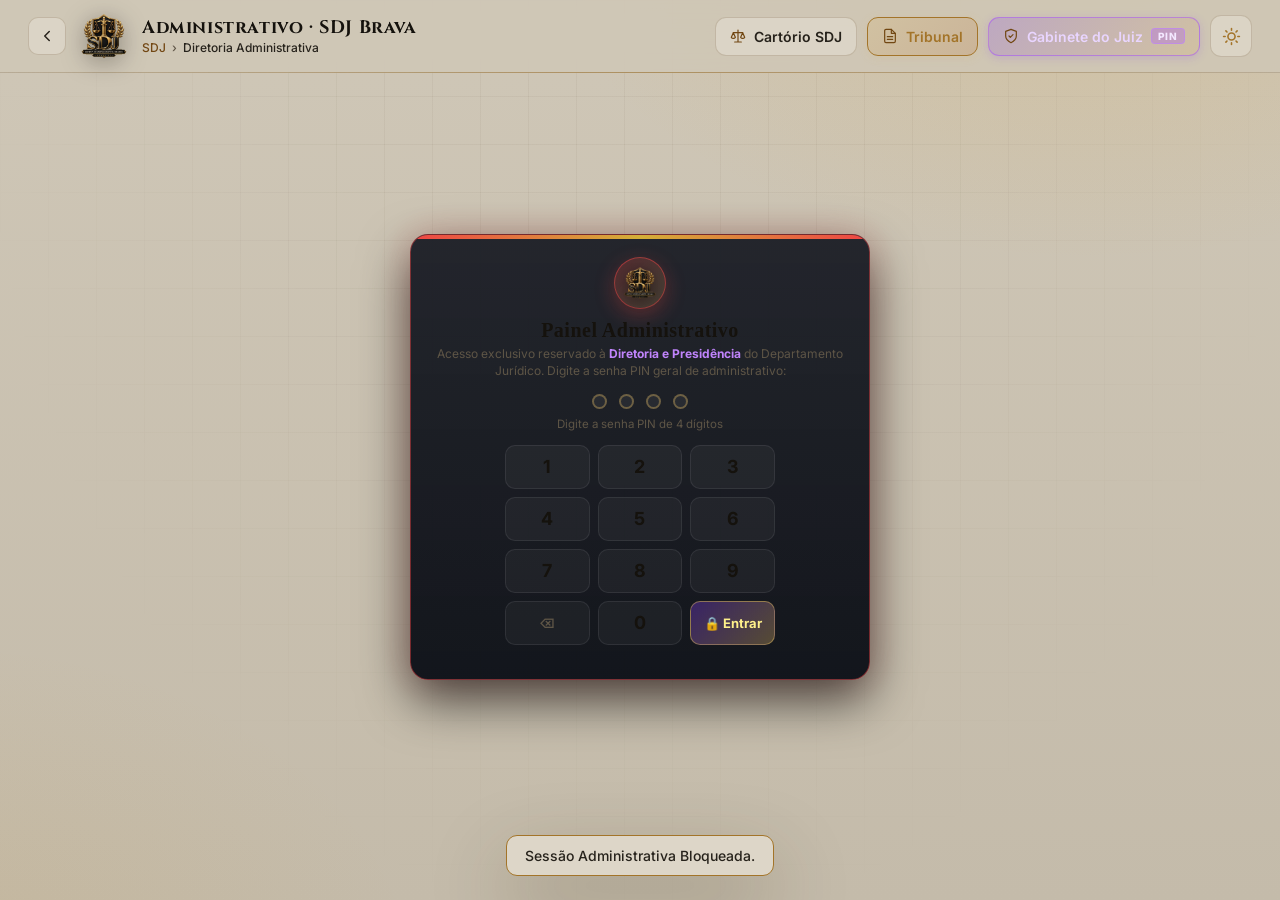
<file: administrativo.html>
<!DOCTYPE html>
<html lang="pt-BR" data-theme="dark">

<head>
  <meta charset="UTF-8" />
  <meta name="viewport" content="width=device-width, initial-scale=1.0" />
  <title>Administrativo · Departamento Jurídico | Brava RP</title>
  <meta name="description"
    content="Painel Administrativo restrito do Departamento Jurídico de Brava RP. Gestão e controle de exonerações, desligamentos, blacklist e advertências disciplinares." />

  <link rel="icon" type="image/png" href="arte.png" />
  <link rel="preconnect" href="https://fonts.googleapis.com" />
  <link rel="preconnect" href="https://fonts.gstatic.com" crossorigin />
  <link
    href="https://fonts.googleapis.com/css2?family=Cinzel:wght@500;600;700;800;900&family=Dancing+Script:wght@700&family=Inter:wght@300;400;500;600;700;800&family=JetBrains+Mono:wght@400;600;700&family=Outfit:wght@400;500;600;700;800&family=Newsreader:ital,opsz,wght@0,6..72,500;0,6..72,600;0,6..72,700;1,6..72,500;1,6..72,600&display=swap"
    rel="stylesheet" />
  <link rel="stylesheet" href="style.css?v=20261022-admin" />
  <link rel="stylesheet" href="administrativo.css?v=20261022-admin" />
  <script>
    (function () {
      var t = localStorage.getItem("brava-tema");
      if (!t) t = matchMedia("(prefers-color-scheme: light)").matches ? "light" : "dark";
      document.documentElement.setAttribute("data-theme", t);
    })();
  </script>
</head>

<body data-view="administrativo">
  <div class="bg-glow"></div>
  <div class="bg-grid"></div>

  <!-- Barra de Topo -->
  <header class="topbar">
    <div class="brand">
      <a href="index.html" class="btn-back" title="Voltar ao Sistema Principal">
        <svg viewBox="0 0 24 24" fill="none" stroke="currentColor" stroke-width="2" stroke-linecap="round"
          stroke-linejoin="round">
          <path d="M15 18l-6-6 6-6" />
        </svg>
      </a>
      <img class="brand-logo" src="arte.png" alt="Poder Judiciário de Brava" />
      <div class="brand-text">
        <h1>Administrativo · SDJ Brava</h1>
        <nav class="crumb" aria-label="Navegação">
          <a href="index.html">SDJ</a>
          <span class="crumb-sep">›</span>
          <span class="crumb-current">Diretoria Administrativa</span>
        </nav>
      </div>
    </div>

    <div class="top-actions">
      <!-- Links Rápidos para outros módulos -->
      <a href="index.html" class="btn-outline" title="Acessar o Cartório do Sistema do Departamento Jurídico">
        <svg viewBox="0 0 24 24" fill="none" stroke="currentColor" stroke-width="1.8" stroke-linecap="round" stroke-linejoin="round">
          <path d="M12 3v18M7 21h10M5 7h14M12 7l0 0" />
          <path d="M5 7l-3 7a3.5 3.5 0 0 0 6 0L5 7zM19 7l-3 7a3.5 3.5 0 0 0 6 0l-3-7z" />
        </svg>
        <span>Cartório SDJ</span>
      </a>

      <a href="tribunal.html" class="btn-outline btn-nav-tribunal" title="Ir para o Tribunal de Justiça">
        <svg viewBox="0 0 24 24" fill="none" stroke="currentColor" stroke-width="1.8" stroke-linecap="round" stroke-linejoin="round">
          <path d="M14 2H6a2 2 0 0 0-2 2v16a2 2 0 0 0 2 2h12a2 2 0 0 0 2-2V8z"/>
          <polyline points="14 2 14 8 20 8"/>
          <line x1="16" y1="13" x2="8" y2="13"/>
          <line x1="16" y1="17" x2="8" y2="17"/>
        </svg>
        <span>Tribunal</span>
      </a>

      <a href="gabinete.html" class="btn-outline btn-gabinete-topbar" title="Acessar o Gabinete dos Juízes">
        <svg viewBox="0 0 24 24" fill="none" stroke="currentColor" stroke-width="1.8" stroke-linecap="round" stroke-linejoin="round">
          <path d="M12 22s8-4 8-10V5l-8-3-8 3v7c0 6 8 10 8 10z" />
          <path d="M9 12l2 2 4-4" />
        </svg>
        <span>Gabinete do Juiz</span>
        <span class="pin-badge">PIN</span>
      </a>

      <!-- Indicador de Sessão Ativa -->
      <div id="admin-session-badge" class="admin-topbar-session-badge hidden">
        <span class="pulse-dot"></span>
        <span>Diretoria Administrativa Ativa</span>
      </div>

      <!-- Botão Webhooks Discord -->
      <button id="btn-webhooks" class="btn-outline hidden" type="button" title="Configurar Webhooks dos Canais do Discord">
        <svg viewBox="0 0 24 24" fill="none" stroke="currentColor" stroke-width="2" stroke-linecap="round" stroke-linejoin="round">
          <path d="M10 13a5 5 0 0 0 7.54.54l3-3a5 5 0 0 0-7.07-7.07l-1.72 1.71"/>
          <path d="M14 11a5 5 0 0 0-7.54-.54l-3 3a5 5 0 0 0 7.07 7.07l1.71-1.71"/>
        </svg>
        <span>Webhooks Discord</span>
      </button>

      <!-- Botão Trocar PIN Geral -->
      <button id="btn-trocar-pin" class="btn-outline hidden" type="button" title="Alterar o PIN Geral do Administrativo">
        <svg viewBox="0 0 24 24" fill="none" stroke="currentColor" stroke-width="2" stroke-linecap="round" stroke-linejoin="round">
          <path d="M21 2l-2 2m-1.5 1.5L16 7l-4 4-4-4 4-4 1.5 1.5z"/>
          <path d="M15.5 8.5l-8 8a2.121 2.121 0 0 1-3 0 2.121 2.121 0 0 1 0-3l8-8"/>
          <circle cx="18" cy="6" r="3"/>
        </svg>
        <span>Alterar PIN</span>
      </button>

      <!-- Botão Bloquear Sessão -->
      <button id="btn-bloquear" class="btn-outline hidden" type="button" title="Encerrar sessão segura do Administrativo">
        <svg viewBox="0 0 24 24" fill="none" stroke="currentColor" stroke-width="2" stroke-linecap="round" stroke-linejoin="round">
          <rect x="3" y="11" width="18" height="11" rx="2" ry="2"/>
          <path d="M7 11V7a5 5 0 0 1 10 0v4"/>
        </svg>
        <span>Bloquear</span>
      </button>

      <!-- Alternar Tema -->
      <button id="btn-tema" class="theme-toggle" type="button" aria-label="Alternar tema" title="Alternar tema">
        <svg class="ico-sun" viewBox="0 0 24 24" fill="none" stroke="currentColor" stroke-width="2" stroke-linecap="round">
          <circle cx="12" cy="12" r="4.5" />
          <path d="M12 2v2M12 20v2M4.9 4.9l1.4 1.4M17.7 17.7l1.4 1.4M2 12h2M20 12h2M4.9 19.1l1.4-1.4M17.7 6.3l1.4-1.4" />
        </svg>
        <svg class="ico-moon" viewBox="0 0 24 24" fill="none" stroke="currentColor" stroke-width="2" stroke-linecap="round" stroke-linejoin="round">
          <path d="M21 12.8A9 9 0 1 1 11.2 3a7 7 0 0 0 9.8 9.8z" />
        </svg>
      </button>
    </div>
  </header>

  <!-- Conteúdo Principal -->
  <main class="main-container" id="main">

    <!-- ========================================================
         1. LOCKSCREEN POR SENHA PIN GERAL DE ADMINISTRATIVO
         ======================================================== -->
    <div id="admin-lockscreen" class="lockscreen-container">
      <div class="lockscreen-card admin-lockscreen-card" id="admin-lockscreen-card">
        <div class="lockscreen-icon-wrap">
          <img src="arte.png" alt="Brasão SDJ" />
        </div>
        <h2>Painel Administrativo</h2>
        <p>Acesso exclusivo reservado à <strong>Diretoria e Presidência</strong> do Departamento Jurídico. Digite a senha PIN geral de administrativo:</p>

        <div class="pin-display-group">
          <div class="pin-dots" id="admin-pin-dots">
            <span class="pin-dot admin-pin-dot" data-index="0"></span>
            <span class="pin-dot admin-pin-dot" data-index="1"></span>
            <span class="pin-dot admin-pin-dot" data-index="2"></span>
            <span class="pin-dot admin-pin-dot" data-index="3"></span>
          </div>
          <div class="pin-status-msg" id="admin-pin-status">Digite a senha PIN de 4 dígitos</div>
        </div>

        <div class="pin-keypad" id="admin-pin-keypad">
          <button type="button" class="pin-key admin-pin-key" data-digit="1">1</button>
          <button type="button" class="pin-key admin-pin-key" data-digit="2">2</button>
          <button type="button" class="pin-key admin-pin-key" data-digit="3">3</button>
          <button type="button" class="pin-key admin-pin-key" data-digit="4">4</button>
          <button type="button" class="pin-key admin-pin-key" data-digit="5">5</button>
          <button type="button" class="pin-key admin-pin-key" data-digit="6">6</button>
          <button type="button" class="pin-key admin-pin-key" data-digit="7">7</button>
          <button type="button" class="pin-key admin-pin-key" data-digit="8">8</button>
          <button type="button" class="pin-key admin-pin-key" data-digit="9">9</button>
          <button type="button" class="pin-key admin-pin-key btn-action" id="btn-admin-pin-backspace" title="Apagar dígito">⌫</button>
          <button type="button" class="pin-key admin-pin-key" data-digit="0">0</button>
          <button type="button" class="pin-key admin-pin-key btn-confirm" id="btn-admin-pin-confirm" title="Confirmar PIN">🔒 Entrar</button>
        </div>
      </div>
    </div>

    <!-- ========================================================
         2. PAINEL PRINCIPAL (DESBLOQUEADO)
         ======================================================== -->
    <div id="admin-panel" class="admin-wrapper hidden">

      <!-- Banner Superior -->
      <section class="admin-banner">
        <div class="admin-banner-info">
          <h2>
            <span>| ⌜ADMINISTRATIVO⌟</span>
            <span class="tag-admin">DIRETORIA GERAL</span>
          </h2>
          <p>
            Módulo interno restrito para deliberações notariais de gestão de pessoas: 
            expedição de portarias de <strong>exoneração</strong>, termos de <strong>desligamento</strong>, controle oficial de <strong>blacklist</strong> institucional e notificação de <strong>advertências disciplinares</strong> com envio integrado aos canais oficiais do Discord.
          </p>
        </div>
        <div class="admin-banner-stats">
          <div class="admin-stat-pill">
            <b id="stat-blk-count">0</b>
            <span>Na Blacklist</span>
          </div>
          <div class="admin-stat-pill">
            <b id="stat-history-count">0</b>
            <span>Atos Expedidos</span>
          </div>
        </div>
      </section>

      <!-- Layout em Duas Colunas: Sidebar Discord + Painel de Conteúdo -->
      <div class="admin-grid-layout">

        <!-- Sidebar Estilo Discord -->
        <aside class="discord-sidebar">
          <div class="discord-category-header">
            <div class="discord-category-title">
              <span class="category-caret">▼</span>
              <span>| ⌜ADMINISTRATIVO⌟</span>
            </div>
            <span class="discord-category-action" title="Diretoria Geral SDJ">+</span>
          </div>

          <nav class="discord-channel-list">
            <!-- Canal 1: ❌・exonerações -->
            <button type="button" class="discord-channel-btn active" data-channel="exoneracoes" id="btn-chan-exoneracoes">
              <div class="discord-channel-left">
                <span class="discord-hash">#<span class="discord-hash-lock">🔒</span></span>
                <span class="discord-channel-emoji">❌</span>
                <span class="discord-channel-name">exonerações</span>
              </div>
            </button>

            <!-- Canal 2: ⛔・desligamentos -->
            <button type="button" class="discord-channel-btn" data-channel="desligamentos" id="btn-chan-desligamentos">
              <div class="discord-channel-left">
                <span class="discord-hash">#<span class="discord-hash-lock">🔒</span></span>
                <span class="discord-channel-emoji">⛔</span>
                <span class="discord-channel-name">desligamentos</span>
              </div>
            </button>

            <!-- Canal 3: 🚫・blacklist -->
            <button type="button" class="discord-channel-btn" data-channel="blacklist" id="btn-chan-blacklist">
              <div class="discord-channel-left">
                <span class="discord-hash">#<span class="discord-hash-lock">🔒</span></span>
                <span class="discord-channel-emoji">🚫</span>
                <span class="discord-channel-name">blacklist</span>
              </div>
              <span class="discord-channel-badge" id="badge-sidebar-blk">0</span>
            </button>

            <!-- Canal 4: ❗️・advertências -->
            <button type="button" class="discord-channel-btn" data-channel="advertencias" id="btn-chan-advertencias">
              <div class="discord-channel-left">
                <span class="discord-hash">#<span class="discord-hash-lock">🔒</span></span>
                <span class="discord-channel-emoji">❗️</span>
                <span class="discord-channel-name">advertências</span>
              </div>
            </button>

            <div class="discord-channel-divider"></div>

            <!-- Canal 5: 📜・histórico de atos -->
            <button type="button" class="discord-channel-btn" data-channel="historico" id="btn-chan-historico">
              <div class="discord-channel-left">
                <span class="discord-hash">#</span>
                <span class="discord-channel-emoji">📜</span>
                <span class="discord-channel-name">histórico de atos</span>
              </div>
            </button>

            <!-- Canal 6: ⚙️・configurações -->
            <button type="button" class="discord-channel-btn" data-channel="configuracoes" id="btn-chan-configuracoes">
              <div class="discord-channel-left">
                <span class="discord-hash">#</span>
                <span class="discord-channel-emoji">⚙️</span>
                <span class="discord-channel-name">configurações</span>
              </div>
            </button>
          </nav>

          <!-- Perfil do Usuário na Sidebar Discord -->
          <div class="discord-user-bar">
            <div class="discord-user-info">
              <div class="discord-user-avatar">⚖️</div>
              <div class="discord-user-text">
                <strong>Diretoria SDJ</strong>
                <small>Acesso Autenticado</small>
              </div>
            </div>
            <button type="button" class="btn-table-icon" id="btn-sidebar-lock" title="Bloquear Painel" onclick="document.getElementById('btn-bloquear').click()">
              🔒
            </button>
          </div>
        </aside>

        <!-- Área de Conteúdo dos Canais -->
        <div class="admin-content-area">

          <!-- ====================================================
               CANAL 1: ❌・EXONERAÇÕES
               ==================================================== -->
          <div class="admin-channel-view active" id="view-exoneracoes">
            <div class="admin-channel-head">
              <div class="channel-head-left">
                <h3><span>❌</span><span># exonerações · Portaria de Exoneração</span></h3>
                <p>Emissão de termo solene de exoneração de cargo de confiança, comissão ou chefia administrativa do SDJ.</p>
              </div>
              <div class="channel-head-actions">
                <span class="tag-admin">PORTARIA OFICIAL</span>
              </div>
            </div>

            <div class="admin-split-layout">
              <!-- Formulário -->
              <div class="admin-form-card" id="form-exoneracoes">
                <div class="admin-form-section-title">
                  <span>1. Dados da Portaria &amp; Identificação</span>
                </div>
                <div class="admin-form-grid">
                  <div class="admin-form-group">
                    <label>Número do Ato <small id="btn-regen-num-exo" style="cursor:pointer;color:var(--gold-3);">(regerar)</small></label>
                    <input type="text" id="exo_numero" readonly />
                  </div>
                  <div class="admin-form-group">
                    <label>Data de Vigência</label>
                    <input type="text" id="exo_data" />
                  </div>
                  <div class="admin-form-group">
                    <label>Nome do Servidor Exonerado</label>
                    <input type="text" id="exo_nome" placeholder="Ex.: Lucas Mendonça" />
                  </div>
                  <div class="admin-form-group">
                    <label>ID / Passaporte</label>
                    <input type="text" id="exo_id" placeholder="Ex.: 458" />
                  </div>
                  <div class="admin-form-group">
                    <label>Cargo Atual a ser Exonerado</label>
                    <select id="exo_cargo">
                      <option value="Advogado Administrativo">Advogado Administrativo</option>
                      <option value="Advogado Sênior">Advogado Sênior</option>
                      <option value="Advogado Pleno">Advogado Pleno</option>
                      <option value="Advogado Júnior">Advogado Júnior</option>
                      <option value="Assistente Social">Assistente Social</option>
                      <option value="Estagiário">Estagiário</option>
                      <option value="Promotor de Justiça">Promotor de Justiça</option>
                      <option value="Juiz de Direito">Juiz de Direito</option>
                      <option value="Chefe de Gabinete">Chefe de Gabinete</option>
                      <option value="Corregedor Notarial">Corregedor Notarial</option>
                      <option value="Vice-Presidente">Vice-Presidente</option>
                      <option value="Presidente">Presidente</option>
                    </select>
                  </div>
                  <div class="admin-form-group">
                    <label>Lotação / Setor</label>
                    <select id="exo_lotacao">
                      <option value="Departamento Jurídico">Departamento Jurídico (Geral)</option>
                      <option value="Diretoria Administrativa">Diretoria Administrativa</option>
                      <option value="Tribunal de Justiça">Tribunal de Justiça</option>
                      <option value="Gabinete Notarial">Gabinete Notarial</option>
                      <option value="Secretaria Geral">Secretaria Geral</option>
                    </select>
                  </div>
                  <div class="admin-form-group col-span-2">
                    <label>Modalidade da Exoneração</label>
                    <select id="exo_tipo">
                      <option value="A pedido do próprio servidor (Exoneração Voluntária)">A pedido do próprio servidor (Exoneração Voluntária)</option>
                      <option value="De ofício pela Presidência (Conveniência e Oportunidade)">De ofício pela Presidência (Conveniência e Oportunidade)</option>
                      <option value="Reestruturação do quadro de servidores">Reestruturação do quadro de servidores</option>
                      <option value="Incompatibilidade de horários ou inatividade">Incompatibilidade de horários ou inatividade</option>
                    </select>
                  </div>
                </div>

                <div class="admin-form-section-title">
                  <span>2. Motivação Administrativa</span>
                </div>
                <div class="admin-form-grid single-col">
                  <div class="admin-form-group">
                    <label>Descrição dos Fatos / Parecer da Presidência</label>
                    <textarea id="exo_motivo" placeholder="Descreva os motivos que fundamentam o ato de exoneração...">O servidor solicitou exoneração voluntária para dedicação a assuntos particulares, com prestação de contas dos casos sob sua responsabilidade devidamente homologada.</textarea>
                  </div>
                </div>

                <div class="admin-form-section-title">
                  <span>3. Providências e Efeitos do Ato</span>
                </div>
                <div class="admin-checkbox-list">
                  <label class="admin-checkbox-item">
                    <input type="checkbox" class="exo-chk" value="Revogação imediata de credenciais e permissões nos canais do Discord" checked />
                    <span>Revogação imediata de credenciais e permissões nos canais do Discord</span>
                  </label>
                  <label class="admin-checkbox-item">
                    <input type="checkbox" class="exo-chk" value="Recolhimento obrigatório da Carteira de Identidade Funcional do SDJ" checked />
                    <span>Recolhimento obrigatório da Carteira de Identidade Funcional do SDJ</span>
                  </label>
                  <label class="admin-checkbox-item">
                    <input type="checkbox" class="exo-chk" value="Vedação expressa de manifestação pública ou representação em nome do SDJ" checked />
                    <span>Vedação expressa de manifestação pública ou representação em nome do SDJ</span>
                  </label>
                  <label class="admin-checkbox-item">
                    <input type="checkbox" class="exo-chk" value="Redistribuição imediata de processos e intimações sob sua responsabilidade" checked />
                    <span>Redistribuição imediata de processos e intimações sob sua responsabilidade</span>
                  </label>
                </div>

                <div class="admin-form-section-title">
                  <span>4. Autoridade Subscritora</span>
                </div>
                <div class="admin-form-grid">
                  <div class="admin-form-group">
                    <label>Autoridade Expedidora</label>
                    <input type="text" id="exo_autoridade_nome" value="Zaith Frost" />
                  </div>
                  <div class="admin-form-group">
                    <label>Cargo da Autoridade</label>
                    <input type="text" id="exo_autoridade_cargo" value="Presidente do Departamento Jurídico" />
                  </div>
                </div>

                <div class="admin-action-bar">
                  <button type="button" class="btn-primary btn-admin-primary" id="btn-pdf-exo">
                    📄 Gerar Portaria em PDF
                  </button>
                  <button type="button" class="btn-primary btn-discord-send" id="btn-discord-exo">
                    🚀 Enviar para o Discord
                  </button>
                  <button type="button" class="btn-outline" id="btn-copy-exo">
                    📋 Copiar Formato Discord
                  </button>
                  <button type="button" class="btn-ghost" id="btn-limpar-exo">
                    Limpar
                  </button>
                </div>
              </div>

              <!-- Live Preview (Folha Timbrada) -->
              <div class="admin-preview-card">
                <div class="preview-watermark">
                  <img src="arte.png" alt="Marca D'água" />
                </div>
                <div class="admin-preview-content">
                  <div class="preview-header">
                    <img src="arte.png" alt="Brasão Oficial" />
                    <div class="preview-header-text">
                      <h4>Departamento Jurídico · Brava RP</h4>
                      <small>DIRETORIA GERAL NOTARIAL &amp; GABINETE DA PRESIDÊNCIA</small>
                    </div>
                  </div>

                  <div class="preview-title-banner">
                    PORTARIA NOTARIAL DE EXONERAÇÃO FUNCIONAL
                  </div>

                  <div class="preview-meta-row">
                    <div>PROTOCOLO: <b id="prev_exo_num">PORTARIA-EXO Nº 001/2026-SDJ</b></div>
                    <div>DATA: <b id="prev_exo_data">—</b></div>
                  </div>

                  <div class="preview-data-grid">
                    <div class="preview-data-box">
                      <span>Servidor Exonerado:</span>
                      <strong id="prev_exo_nome">Nome do Servidor</strong>
                    </div>
                    <div class="preview-data-box">
                      <span>ID / Passaporte:</span>
                      <strong id="prev_exo_id">—</strong>
                    </div>
                    <div class="preview-data-box">
                      <span>Cargo Anterior:</span>
                      <strong id="prev_exo_cargo">Advogado Pleno</strong>
                    </div>
                    <div class="preview-data-box">
                      <span>Lotação:</span>
                      <strong id="prev_exo_lotacao">Departamento Jurídico</strong>
                    </div>
                    <div class="preview-data-box full">
                      <span>Modalidade da Exoneração:</span>
                      <strong id="prev_exo_tipo">A pedido do servidor</strong>
                    </div>
                  </div>

                  <div class="preview-text-block">
                    <h5>Parecer e Motivação Administrativa:</h5>
                    <p id="prev_exo_motivo">—</p>
                  </div>

                  <div class="preview-text-block">
                    <h5>Determinações Notariais &amp; Efeitos:</h5>
                    <p id="prev_exo_providencias">—</p>
                  </div>

                  <div class="preview-signatures">
                    <div class="preview-sig-col">
                      <div class="preview-sig-line"></div>
                      <span class="preview-sig-name" id="prev_exo_autoridade">ZAITH FROST</span>
                      <span class="preview-sig-role" id="prev_exo_autoridade_cargo">Presidente do SDJ</span>
                    </div>
                    <div class="preview-sig-col">
                      <div class="preview-sig-line"></div>
                      <span class="preview-sig-name">MIKE SANTARONI</span>
                      <span class="preview-sig-role">Vice-Presidente do SDJ</span>
                    </div>
                  </div>
                </div>
              </div>
            </div>
          </div>

          <!-- ====================================================
               CANAL 2: ⛔・DESLIGAMENTOS
               ==================================================== -->
          <div class="admin-channel-view" id="view-desligamentos">
            <div class="admin-channel-head">
              <div class="channel-head-left">
                <h3><span>⛔</span><span># desligamentos · Rescisão &amp; Desligamento</span></h3>
                <p>Registro formal de encerramento de vínculo e desligamento definitivo de membros e colaboradores.</p>
              </div>
              <div class="channel-head-actions">
                <span class="tag-admin" style="background:rgba(249,115,22,0.2);border-color:#f97316;color:#fed7aa;">TERMO DE RESCISÃO</span>
              </div>
            </div>

            <div class="admin-split-layout">
              <!-- Formulário -->
              <div class="admin-form-card" id="form-desligamentos">
                <div class="admin-form-section-title">
                  <span>1. Identificação do Colaborador &amp; Vínculo</span>
                </div>
                <div class="admin-form-grid">
                  <div class="admin-form-group">
                    <label>Número do Termo <small id="btn-regen-num-desl" style="cursor:pointer;color:var(--gold-3);">(regerar)</small></label>
                    <input type="text" id="desl_numero" readonly />
                  </div>
                  <div class="admin-form-group">
                    <label>Data do Desligamento</label>
                    <input type="text" id="desl_data" />
                  </div>
                  <div class="admin-form-group">
                    <label>Nome do Colaborador</label>
                    <input type="text" id="desl_nome" placeholder="Ex.: Rodrigo Santos" />
                  </div>
                  <div class="admin-form-group">
                    <label>ID / Passaporte</label>
                    <input type="text" id="desl_id" placeholder="Ex.: 912" />
                  </div>
                  <div class="admin-form-group">
                    <label>Função / Cargo</label>
                    <select id="desl_cargo">
                      <option value="Estagiário">Estagiário</option>
                      <option value="Advogado Júnior">Advogado Júnior</option>
                      <option value="Advogado Pleno">Advogado Pleno</option>
                      <option value="Advogado Sênior">Advogado Sênior</option>
                      <option value="Advogado Administrativo">Advogado Administrativo</option>
                      <option value="Assistente Social">Assistente Social</option>
                      <option value="Colaborador Externo">Colaborador Externo</option>
                    </select>
                  </div>
                  <div class="admin-form-group">
                    <label>Tempo de Atuação no SDJ</label>
                    <input type="text" id="desl_tempo" placeholder="Ex.: 4 meses e 10 dias" value="3 meses" />
                  </div>
                  <div class="admin-form-group col-span-2">
                    <label>Categoria do Desligamento</label>
                    <select id="desl_tipo">
                      <option value="Desligamento Voluntário (A pedido)">Desligamento Voluntário (A pedido)</option>
                      <option value="Desligamento por Incompatibilidade / Baixo Desempenho">Desligamento por Incompatibilidade / Baixo Desempenho</option>
                      <option value="Desligamento por Inatividade Prolongada / Abandono">Desligamento por Inatividade Prolongada / Abandono</option>
                      <option value="Desligamento por Falta Grave / Justa Causa">Desligamento por Falta Grave / Justa Causa</option>
                      <option value="Reprovação no Período Probatório de Estágio">Reprovação no Período Probatório de Estágio</option>
                    </select>
                  </div>
                </div>

                <div class="admin-form-section-title">
                  <span>2. Parecer e Motivos Circunstanciados</span>
                </div>
                <div class="admin-form-grid single-col">
                  <div class="admin-form-group">
                    <label>Relatório do Desligamento</label>
                    <textarea id="desl_relato" placeholder="Detalhes do motivo do desligamento...">Encerramento formal do vínculo institucional por consenso das partes, inexistindo pendências disciplinares ou éticas em aberto.</textarea>
                  </div>
                  <div class="admin-form-group">
                    <label>Situação dos Casos e Processos</label>
                    <input type="text" id="desl_processos" value="Todos os 4 processos pendentes foram redistribuídos à equipe da Vara Cível e Penal." />
                  </div>
                  <div class="admin-form-group">
                    <label>Cláusula de Reingresso / Recontratação</label>
                    <select id="desl_retorno">
                      <option value="Apto para recontratação futura após 30 dias">Apto para recontratação futura após 30 dias</option>
                      <option value="Apto para recontratação futura após 90 dias">Apto para recontratação futura após 90 dias</option>
                      <option value="Recontratação desaconselhada pela Diretoria">Recontratação desaconselhada pela Diretoria</option>
                      <option value="Reingresso VETADO expressamente (Recomendado para Blacklist)">Reingresso VETADO expressamente (Recomendado para Blacklist)</option>
                    </select>
                  </div>
                </div>

                <div class="admin-form-section-title">
                  <span>3. Autoridade Responsável</span>
                </div>
                <div class="admin-form-grid">
                  <div class="admin-form-group">
                    <label>Responsável pelo Desligamento</label>
                    <input type="text" id="desl_autoridade_nome" value="Zaith Frost" />
                  </div>
                  <div class="admin-form-group">
                    <label>Cargo</label>
                    <input type="text" id="desl_autoridade_cargo" value="Presidente do Departamento Jurídico" />
                  </div>
                </div>

                <div class="admin-action-bar">
                  <button type="button" class="btn-primary btn-admin-primary" id="btn-pdf-desl" style="background:linear-gradient(135deg,#f97316,#c2410c)!important;border-color:#f97316!important;">
                    📄 Gerar Termo em PDF
                  </button>
                  <button type="button" class="btn-primary btn-discord-send" id="btn-discord-desl">
                    🚀 Enviar para o Discord
                  </button>
                  <button type="button" class="btn-outline" id="btn-copy-desl">
                    📋 Copiar Formato Discord
                  </button>
                  <button type="button" class="btn-ghost" id="btn-limpar-desl">
                    Limpar
                  </button>
                </div>
              </div>

              <!-- Live Preview -->
              <div class="admin-preview-card">
                <div class="preview-watermark">
                  <img src="arte.png" alt="Marca D'água" />
                </div>
                <div class="admin-preview-content">
                  <div class="preview-header">
                    <img src="arte.png" alt="Brasão Oficial" />
                    <div class="preview-header-text">
                      <h4>Departamento Jurídico · Brava RP</h4>
                      <small>DIRETORIA ADMINISTRATIVA &amp; RECURSOS HUMANOS FORENSES</small>
                    </div>
                  </div>

                  <div class="preview-title-banner" style="background:#1e1b4b;border-color:#f97316;">
                    TERMO DE RESCISÃO &amp; DESLIGAMENTO INSTITUCIONAL
                  </div>

                  <div class="preview-meta-row">
                    <div>PROTOCOLO: <b id="prev_desl_num">TERMO-DESL Nº 001/2026-SDJ</b></div>
                    <div>DATA: <b id="prev_desl_data">—</b></div>
                  </div>

                  <div class="preview-data-grid">
                    <div class="preview-data-box">
                      <span>Colaborador Desligado:</span>
                      <strong id="prev_desl_nome">Nome do Colaborador</strong>
                    </div>
                    <div class="preview-data-box">
                      <span>ID / Passaporte:</span>
                      <strong id="prev_desl_id">—</strong>
                    </div>
                    <div class="preview-data-box">
                      <span>Cargo / Função:</span>
                      <strong id="prev_desl_cargo">Estagiário</strong>
                    </div>
                    <div class="preview-data-box">
                      <span>Tempo de Atuação:</span>
                      <strong id="prev_desl_tempo">3 meses</strong>
                    </div>
                    <div class="preview-data-box full">
                      <span>Categoria da Rescisão:</span>
                      <strong id="prev_desl_tipo">Desligamento Voluntário</strong>
                    </div>
                    <div class="preview-data-box full">
                      <span>Cláusula de Retorno:</span>
                      <strong id="prev_desl_retorno">Apto após 30 dias</strong>
                    </div>
                  </div>

                  <div class="preview-text-block">
                    <h5>Parecer e Relatório do Desligamento:</h5>
                    <p id="prev_desl_relato">—</p>
                  </div>

                  <div class="preview-text-block">
                    <h5>Redistribuição de Processos:</h5>
                    <p id="prev_desl_processos">—</p>
                  </div>

                  <div class="preview-signatures">
                    <div class="preview-sig-col">
                      <div class="preview-sig-line"></div>
                      <span class="preview-sig-name" id="prev_desl_autoridade">ZAITH FROST</span>
                      <span class="preview-sig-role" id="prev_desl_autoridade_cargo">Presidente do SDJ</span>
                    </div>
                    <div class="preview-sig-col">
                      <div class="preview-sig-line"></div>
                      <span class="preview-sig-name">MIKE SANTARONI</span>
                      <span class="preview-sig-role">Vice-Presidente do SDJ</span>
                    </div>
                  </div>
                </div>
              </div>
            </div>
          </div>

          <!-- ====================================================
               CANAL 3: 🚫・BLACKLIST (CADASTRO & LISTA GERAL)
               ==================================================== -->
          <div class="admin-channel-view" id="view-blacklist">
            <div class="admin-channel-head">
              <div class="channel-head-left">
                <h3><span>🚫</span><span># blacklist · Cadastro &amp; Impedimentos</span></h3>
                <p>Lista Negra Oficial: indivíduos impedidos de ingressar, atuar ou prestar serviços perante o SDJ.</p>
              </div>
              <div class="channel-head-actions">
                <span class="tag-admin" style="background:rgba(220,38,38,0.2);border-color:#dc2626;color:#fecaca;">IMPEDIMENTO ABSOLUTO</span>
              </div>
            </div>

            <div class="admin-split-layout">
              <!-- Formulário de Inclusão -->
              <div class="admin-form-card" id="form-blacklist">
                <div class="admin-form-section-title">
                  <span>1. Nova Inclusão na Blacklist</span>
                </div>
                <div class="admin-form-grid">
                  <div class="admin-form-group">
                    <label>Nome do Cidadão / Indivíduo</label>
                    <input type="text" id="blk_nome" placeholder="Ex.: Marcos Falcão" />
                  </div>
                  <div class="admin-form-group">
                    <label>ID / Passaporte</label>
                    <input type="text" id="blk_id" placeholder="Ex.: 1042" />
                  </div>
                  <div class="admin-form-group">
                    <label>Condição / Cargo Anterior</label>
                    <input type="text" id="blk_cargo_anterior" placeholder="Ex.: Civil / Ex-Advogado" value="Civil / Externo" />
                  </div>
                  <div class="admin-form-group">
                    <label>Gravidade / Prazo de Impedimento</label>
                    <select id="blk_periodo">
                      <option value="Permanente (Indeterminada)">Permanente (Indeterminada)</option>
                      <option value="Temporária (180 dias)">Temporária (180 dias)</option>
                      <option value="Temporária (90 dias)">Temporária (90 dias)</option>
                      <option value="Temporária (30 dias)">Temporária (30 dias)</option>
                    </select>
                  </div>
                  <div class="admin-form-group col-span-2">
                    <label>Data da Inclusão</label>
                    <input type="text" id="blk_data" />
                  </div>
                </div>

                <div class="admin-form-section-title">
                  <span>2. Motivação e Evidências Comprovadas</span>
                </div>
                <div class="admin-form-grid single-col">
                  <div class="admin-form-group">
                    <label>Infração Ética Gravíssima / Motivo</label>
                    <textarea id="blk_motivo" placeholder="Descreva pormenorizadamente a infração, dolo, quebra de sigilo ou conduta que motivou o impedimento...">Tentativa comprovada de suborno a magistrado, quebra de sigilo funcional e falsificação de certidões notariais.</textarea>
                  </div>
                  <div class="admin-form-group">
                    <label>Provas Anexadas / Processos / Logs</label>
                    <input type="text" id="blk_provas" placeholder="Ex.: Processo Disciplinar 04/2026 • Gravações" value="Processo Ético Disciplinar Nº 04/2026 • Gravações e Logs de Transação" />
                  </div>
                </div>

                <div class="admin-form-section-title">
                  <span>3. Autoridade Determinante</span>
                </div>
                <div class="admin-form-grid">
                  <div class="admin-form-group">
                    <label>Autoridade</label>
                    <input type="text" id="blk_autoridade_nome" value="Zaith Frost" />
                  </div>
                  <div class="admin-form-group">
                    <label>Cargo</label>
                    <input type="text" id="blk_autoridade_cargo" value="Presidente do Departamento Jurídico" />
                  </div>
                </div>

                <div class="admin-action-bar">
                  <button type="button" class="btn-primary btn-admin-primary" id="btn-submit-blacklist" style="background:linear-gradient(135deg,#dc2626,#991b1b)!important;">
                    🚫 Inserir na Blacklist &amp; Publicar
                  </button>
                  <button type="button" class="btn-outline" id="btn-copy-blk">
                    📋 Copiar Comunicado Discord
                  </button>
                </div>
              </div>

              <!-- Live Preview Certidão de Blacklist -->
              <div class="admin-preview-card">
                <div class="preview-watermark">
                  <img src="arte.png" alt="Marca D'água" />
                </div>
                <div class="admin-preview-content">
                  <div class="preview-header">
                    <img src="arte.png" alt="Brasão Oficial" />
                    <div class="preview-header-text">
                      <h4>Departamento Jurídico · Brava RP</h4>
                      <small>CADASTRO NOTARIAL DE IMPEDIMENTOS &amp; BLACKLIST</small>
                    </div>
                  </div>

                  <div class="preview-title-banner" style="background:#450a0a;border-color:#dc2626;">
                    CERTIDÃO NOTARIAL DE INCLUSÃO EM BLACKLIST
                  </div>

                  <div class="preview-meta-row">
                    <div>REGISTRO: <b>CADASTRO GERAL DE IMPEDIMENTOS</b></div>
                    <div>DATA: <b id="prev_blk_data">—</b></div>
                  </div>

                  <div class="preview-data-grid">
                    <div class="preview-data-box">
                      <span>Indivíduo Impedido:</span>
                      <strong id="prev_blk_nome">Nome do Indivíduo</strong>
                    </div>
                    <div class="preview-data-box">
                      <span>ID / Passaporte:</span>
                      <strong id="prev_blk_id">—</strong>
                    </div>
                    <div class="preview-data-box">
                      <span>Condição Anterior:</span>
                      <strong id="prev_blk_cargo">Civil / Externo</strong>
                    </div>
                    <div class="preview-data-box">
                      <span>Gravidade / Período:</span>
                      <strong id="prev_blk_periodo" style="color:#b91c1c;">Permanente</strong>
                    </div>
                  </div>

                  <div class="preview-text-block">
                    <h5>Infração Fática Comprovada:</h5>
                    <p id="prev_blk_motivo">—</p>
                  </div>

                  <div class="preview-text-block">
                    <h5>Evidências e Ocorrências:</h5>
                    <p id="prev_blk_provas">—</p>
                  </div>

                  <div class="preview-text-block" style="background:#fff1f2;border-color:#fda4af;">
                    <h5 style="color:#9f1239;">Efeitos e Vedações Absolutas:</h5>
                    <p style="color:#881337;">Fica expressamente vedado o ingresso, recontratação, atuação ou representação perante o Departamento Jurídico e Tribunal de Justiça de Brava RP.</p>
                  </div>

                  <div class="preview-signatures">
                    <div class="preview-sig-col">
                      <div class="preview-sig-line"></div>
                      <span class="preview-sig-name" id="prev_blk_autoridade">ZAITH FROST</span>
                      <span class="preview-sig-role" id="prev_blk_autoridade_cargo">Presidente do SDJ</span>
                    </div>
                    <div class="preview-sig-col">
                      <div class="preview-sig-line"></div>
                      <span class="preview-sig-name">MIKE SANTARONI</span>
                      <span class="preview-sig-role">Vice-Presidente do SDJ</span>
                    </div>
                  </div>
                </div>
              </div>
            </div>

            <!-- Tabela Interativa de Gestão da Blacklist -->
            <div class="blacklist-table-container">
              <div class="blacklist-toolbar">
                <div class="search" style="max-width:320px;flex:1;">
                  <svg viewBox="0 0 24 24" fill="none" stroke="currentColor" stroke-width="2">
                    <circle cx="11" cy="11" r="7" />
                    <path d="m20 20-3.5-3.5" />
                  </svg>
                  <input type="text" id="blk_search" placeholder="Buscar por Nome ou ID na Blacklist..." autocomplete="off" />
                </div>

                <div class="blacklist-filter-chips">
                  <button type="button" class="filter-chip active" data-filter="todos">Todos</button>
                  <button type="button" class="filter-chip" data-filter="permanente">Permanentes</button>
                  <button type="button" class="filter-chip" data-filter="temporaria">Temporários</button>
                  <button type="button" class="filter-chip" data-filter="revogada">Revogados</button>
                </div>
              </div>

              <div style="overflow-x:auto;">
                <table class="admin-table">
                  <thead>
                    <tr>
                      <th style="width:90px;">Registro</th>
                      <th>Indivíduo (Nome / ID)</th>
                      <th style="width:140px;">Gravidade</th>
                      <th>Motivo Resumido</th>
                      <th style="width:110px;">Data</th>
                      <th style="width:110px;text-align:center;">Ações</th>
                    </tr>
                  </thead>
                  <tbody id="blacklist-table-body">
                    <!-- Renderizado dinamicamente via JS -->
                  </tbody>
                </table>
              </div>
            </div>
          </div>

          <!-- ====================================================
               CANAL 4: ❗️・ADVERTÊNCIAS
               ==================================================== -->
          <div class="admin-channel-view" id="view-advertencias">
            <div class="admin-channel-head">
              <div class="channel-head-left">
                <h3><span>❗️</span><span># advertências · Notificações Disciplinares</span></h3>
                <p>Aplicação formal de advertências disciplinares e suspensões preventivas a membros do SDJ.</p>
              </div>
              <div class="channel-head-actions">
                <span class="tag-admin" style="background:rgba(234,179,8,0.2);border-color:#eab308;color:#fef08a;">MEDIDA DISCIPLINAR</span>
              </div>
            </div>

            <div class="admin-split-layout">
              <!-- Formulário -->
              <div class="admin-form-card" id="form-advertencias">
                <div class="admin-form-section-title">
                  <span>1. Identificação do Membro Advertido</span>
                </div>
                <div class="admin-form-grid">
                  <div class="admin-form-group">
                    <label>Número do Ato <small id="btn-regen-num-adv" style="cursor:pointer;color:var(--gold-3);">(regerar)</small></label>
                    <input type="text" id="adv_numero" readonly />
                  </div>
                  <div class="admin-form-group">
                    <label>Data da Notificação</label>
                    <input type="text" id="adv_data" />
                  </div>
                  <div class="admin-form-group">
                    <label>Nome do Membro Advertido</label>
                    <input type="text" id="adv_nome" placeholder="Ex.: Bruno Alcantara" />
                  </div>
                  <div class="admin-form-group">
                    <label>ID / Passaporte</label>
                    <input type="text" id="adv_id" placeholder="Ex.: 771" />
                  </div>
                  <div class="admin-form-group">
                    <label>Cargo Atual</label>
                    <select id="adv_cargo">
                      <option value="Estagiário">Estagiário</option>
                      <option value="Advogado Júnior">Advogado Júnior</option>
                      <option value="Advogado Pleno">Advogado Pleno</option>
                      <option value="Advogado Sênior">Advogado Sênior</option>
                      <option value="Advogado Administrativo">Advogado Administrativo</option>
                      <option value="Assistente Social">Assistente Social</option>
                      <option value="Promotor de Justiça">Promotor de Justiça</option>
                    </select>
                  </div>
                  <div class="admin-form-group">
                    <label>Grau da Advertência</label>
                    <select id="adv_grau">
                      <option value="1ª Advertência Escrita (Leve)">🟡 1ª Advertência Escrita (Leve)</option>
                      <option value="2ª Advertência Escrita (Média / Reincidência)">🟠 2ª Advertência Escrita (Média / Reincidência)</option>
                      <option value="3ª Advertência com Suspensão Preventiva (Grave)">🔴 3ª Advertência com Suspensão Preventiva (Grave)</option>
                    </select>
                  </div>
                  <div class="admin-form-group col-span-2">
                    <label>Tipificação da Infração</label>
                    <select id="adv_infracao">
                      <option value="Atraso injustificado ou abandono de plantão">Atraso injustificado ou abandono de plantão</option>
                      <option value="Postura inadequada ou falta de decoro profissional">Postura inadequada ou falta de decoro profissional</option>
                      <option value="Descumprimento de prazos judiciais ou ordens superiores">Descumprimento de prazos judiciais ou ordens superiores</option>
                      <option value="Erro crasso em peça jurídica por negligência">Erro crasso em peça jurídica por negligência</option>
                      <option value="Quebra de confidencialidade interna ou conduta desrespeitosa">Quebra de confidencialidade interna ou conduta desrespeitosa</option>
                    </select>
                  </div>
                </div>

                <div class="admin-form-section-title">
                  <span>2. Relato dos Fatos &amp; Penalidade</span>
                </div>
                <div class="admin-form-grid single-col">
                  <div class="admin-form-group">
                    <label>Descrição Pormenorizada da Falta</label>
                    <textarea id="adv_relato" placeholder="Detalhes dos fatos ocorridos...">O membro deixou de comparecer ao plantão obrigatório sem justificativa prévia e sem prestar esclarecimentos aos seus pares, gerando atraso no atendimento ao público.</textarea>
                  </div>
                  <div class="admin-form-group">
                    <label>Medida Aplicada / Penalidade</label>
                    <input type="text" id="adv_penalidade" value="Registro permanente na folha funcional e suspensão temporária de 48 horas das escalas." />
                  </div>
                </div>

                <div class="admin-form-section-title">
                  <span>3. Autoridade Notificante</span>
                </div>
                <div class="admin-form-grid">
                  <div class="admin-form-group">
                    <label>Autoridade</label>
                    <input type="text" id="adv_autoridade_nome" value="Zaith Frost" />
                  </div>
                  <div class="admin-form-group">
                    <label>Cargo</label>
                    <input type="text" id="adv_autoridade_cargo" value="Presidente do Departamento Jurídico" />
                  </div>
                </div>

                <div class="admin-action-bar">
                  <button type="button" class="btn-primary btn-admin-primary" id="btn-pdf-adv" style="background:linear-gradient(135deg,#eab308,#ca8a04)!important;border-color:#eab308!important;color:#0f172a!important;">
                    📄 Gerar Notificação em PDF
                  </button>
                  <button type="button" class="btn-primary btn-discord-send" id="btn-discord-adv">
                    🚀 Enviar para o Discord
                  </button>
                  <button type="button" class="btn-outline" id="btn-copy-adv">
                    📋 Copiar Formato Discord
                  </button>
                  <button type="button" class="btn-ghost" id="btn-limpar-adv">
                    Limpar
                  </button>
                </div>
              </div>

              <!-- Live Preview Advertência -->
              <div class="admin-preview-card">
                <div class="preview-watermark">
                  <img src="arte.png" alt="Marca D'água" />
                </div>
                <div class="admin-preview-content">
                  <div class="preview-header">
                    <img src="arte.png" alt="Brasão Oficial" />
                    <div class="preview-header-text">
                      <h4>Departamento Jurídico · Brava RP</h4>
                      <small>COMISSÃO DISCIPLINAR &amp; CORREGEDORIA INTERNA</small>
                    </div>
                  </div>

                  <div class="preview-title-banner" style="background:#713f12;border-color:#eab308;">
                    NOTIFICAÇÃO DE ADVERTÊNCIA DISCIPLINAR
                  </div>

                  <div class="preview-meta-row">
                    <div>PROTOCOLO: <b id="prev_adv_num">ADV-DISC Nº 001/2026-SDJ</b></div>
                    <div>DATA: <b id="prev_adv_data">—</b></div>
                  </div>

                  <div class="preview-data-grid">
                    <div class="preview-data-box">
                      <span>Membro Notificado:</span>
                      <strong id="prev_adv_nome">Nome do Membro</strong>
                    </div>
                    <div class="preview-data-box">
                      <span>ID / Passaporte:</span>
                      <strong id="prev_adv_id">—</strong>
                    </div>
                    <div class="preview-data-box">
                      <span>Cargo Atual:</span>
                      <strong id="prev_adv_cargo">Advogado Júnior</strong>
                    </div>
                    <div class="preview-data-box">
                      <span>Grau da Medida:</span>
                      <strong id="prev_adv_grau" style="color:#b45309;">1ª Advertência</strong>
                    </div>
                    <div class="preview-data-box full">
                      <span>Infração Tipificada:</span>
                      <strong id="prev_adv_infracao">Atraso injustificado</strong>
                    </div>
                  </div>

                  <div class="preview-text-block">
                    <h5>Fatos Apurados &amp; Parecer Notarial:</h5>
                    <p id="prev_adv_relato">—</p>
                  </div>

                  <div class="preview-text-block">
                    <h5>Penalidade &amp; Prazo Recursal:</h5>
                    <p id="prev_adv_penalidade">—</p>
                    <small style="display:block;margin-top:6px;color:#94a3b8;font-size:9.5px;">Prazo de 48h para interposição de recurso fundamentado perante o Gabinete da Presidência.</small>
                  </div>

                  <div class="preview-signatures">
                    <div class="preview-sig-col">
                      <div class="preview-sig-line"></div>
                      <span class="preview-sig-name" id="prev_adv_autoridade">ZAITH FROST</span>
                      <span class="preview-sig-role" id="prev_adv_autoridade_cargo">Presidente do SDJ</span>
                    </div>
                    <div class="preview-sig-col">
                      <div class="preview-sig-line"></div>
                      <span class="preview-sig-name">MIKE SANTARONI</span>
                      <span class="preview-sig-role">Vice-Presidente do SDJ</span>
                    </div>
                  </div>
                </div>
              </div>
            </div>
          </div>

          <!-- ====================================================
               CANAL 5: 📜・HISTÓRICO DE ATOS
               ==================================================== -->
          <div class="admin-channel-view" id="view-historico">
            <div class="admin-channel-head">
              <div class="channel-head-left">
                <h3><span>📜</span><span># histórico de atos · Auditoria Administrativa</span></h3>
                <p>Relatório de todos os atos expedidos nesta sessão com reemissão instantânea de PDF.</p>
              </div>
            </div>

            <div class="admin-form-card">
              <div id="history-list-body">
                <!-- Renderizado via JS -->
              </div>
            </div>
          </div>

          <!-- ====================================================
               CANAL 6: ⚙️・CONFIGURAÇÕES
               ==================================================== -->
          <div class="admin-channel-view" id="view-configuracoes">
            <div class="admin-channel-head">
              <div class="channel-head-left">
                <h3><span>⚙️</span><span># configurações · Diretoria Administrativa</span></h3>
                <p>Gestão de canais do Discord, webhooks dedicados e credenciais de segurança.</p>
              </div>
            </div>

            <div class="admin-form-card">
              <div class="admin-form-section-title">
                <span>1. Segurança e Acesso por PIN</span>
              </div>
              <p class="muted" style="font-size:13px;margin-bottom:14px;">
                O PIN Geral protege o acesso ao módulo administrativo. Para alterá-lo, utilize o botão abaixo:
              </p>
              <button type="button" class="btn-outline" onclick="document.getElementById('btn-trocar-pin').click()">
                🔑 Alterar Senha PIN Geral
              </button>

              <div class="admin-form-section-title" style="margin-top:28px;">
                <span>2. Webhooks dos Canais do Discord</span>
              </div>
              <p class="muted" style="font-size:13px;margin-bottom:14px;">
                Você pode direcionar cada ato administrativo para o seu respectivo canal do Discord (#❌・exonerações, #⛔・desligamentos, #🚫・blacklist, #❗️・advertências):
              </p>
              <button type="button" class="btn-primary btn-discord-send" onclick="document.getElementById('btn-webhooks').click()">
                🔗 Configurar Webhooks dos Canais
              </button>
            </div>
          </div>

        </div>
      </div>
    </div>
  </main>

  <!-- ========================================================
       MODAL: ALTERAR SENHA PIN GERAL
       ======================================================== -->
  <div id="modal-pin" class="admin-modal-backdrop hidden" role="dialog" aria-modal="true">
    <div class="admin-modal-box">
      <div class="admin-modal-head">
        <h3>🔑 Alterar PIN Geral Administrativo</h3>
        <button class="admin-modal-close" id="btn-close-modal-pin" type="button" aria-label="Fechar">✕</button>
      </div>
      <div class="admin-form-grid single-col" style="gap:10px;">
        <div class="admin-form-group">
          <label>PIN Atual (4 dígitos):</label>
          <input type="password" id="input-pin-atual" maxlength="4" placeholder="••••" />
        </div>
        <div class="admin-form-group">
          <label>Novo PIN (4 dígitos):</label>
          <input type="password" id="input-novo-pin" maxlength="4" placeholder="••••" />
        </div>
        <div class="admin-form-group">
          <label>Confirmar Novo PIN:</label>
          <input type="password" id="input-confirma-pin" maxlength="4" placeholder="••••" />
        </div>
      </div>
      <div class="admin-modal-foot">
        <button type="button" class="btn-outline" id="btn-cancelar-pin">Cancelar</button>
        <button type="button" class="btn-primary btn-admin-primary" id="btn-salvar-pin">Salvar Novo PIN</button>
      </div>
    </div>
  </div>

  <!-- ========================================================
       MODAL: CONFIGURAÇÃO DE WEBHOOKS DISCORD
       ======================================================== -->
  <div id="modal-webhooks" class="admin-modal-backdrop hidden" role="dialog" aria-modal="true">
    <div class="admin-modal-box" style="max-width:580px;">
      <div class="admin-modal-head">
        <h3>🔗 Configuração de Webhooks do Discord</h3>
        <button class="admin-modal-close" id="btn-close-modal-webhooks" type="button" aria-label="Fechar">✕</button>
      </div>
      <p class="muted" style="font-size:12px;margin:0 0 14px;">
        Insira as URLs dos Webhooks para cada canal do Discord. Se um canal estiver vazio, usará o <strong>Webhook Geral</strong>:
      </p>
      <div class="admin-form-grid single-col" style="gap:10px;">
        <div class="admin-form-group">
          <label>Webhook Geral Administrativo (Padrão):</label>
          <input type="url" id="input-wh-geral" value="https://discord.com/api/webhooks/1562889902876532810/Id3efdQB4It9FXoNsUUFAAnRe8lGUx5jCn7r_o2Pbd95nWn_j4QLRC91PdFURe5-pII_" />
        </div>
        <div class="admin-form-group">
          <label>Canal ❌・exonerações:</label>
          <input type="url" id="input-wh-exo" value="https://discord.com/api/webhooks/1562889902876532810/Id3efdQB4It9FXoNsUUFAAnRe8lGUx5jCn7r_o2Pbd95nWn_j4QLRC91PdFURe5-pII_" />
        </div>
        <div class="admin-form-group">
          <label>Canal ⛔・desligamentos:</label>
          <input type="url" id="input-wh-desl" value="https://discord.com/api/webhooks/1562891114594443294/mo6LAuPuZ9rbRZVfrjPUwEY1PljvoQ9gDUw02cqr_-TNb0C-wkh7uRY5lOQbpxilnKRt" />
        </div>
        <div class="admin-form-group">
          <label>Canal 🚫・blacklist:</label>
          <input type="url" id="input-wh-blk" value="https://discord.com/api/webhooks/1562891598126256168/kyeNsx4BwCT3OXu04mmX2gwqGhamPLfmaX-R85n1dOPJ7KsCOKBho2CaYngRTjJbwxQP" />
        </div>
        <div class="admin-form-group">
          <label>Canal ❗️・advertências:</label>
          <input type="url" id="input-wh-adv" value="https://discord.com/api/webhooks/1562891800606285926/ifW_Z1pAHRFd4sDHvortGo2iQd466YXq2mZmrOq2BxEtb_c9Wls93rgFYTiKMhbWZMkQ" />
        </div>
      </div>
      <div class="admin-modal-foot" style="justify-content:space-between;">
        <button type="button" class="btn-outline" id="btn-testar-webhook">🔔 Testar Conexão</button>
        <div style="display:flex;gap:10px;">
          <button type="button" class="btn-outline" onclick="document.getElementById('btn-close-modal-webhooks').click()">Cancelar</button>
          <button type="button" class="btn-primary btn-discord-send" id="btn-salvar-webhooks">Salvar Webhooks</button>
        </div>
      </div>
    </div>
  </div>

  <!-- Toast -->
  <div id="toast" class="toast" role="status" aria-live="polite"></div>

  <!-- Scripts -->
  <script src="jspdf.umd.min.js"></script>
  <script src="qrcode.min.js"></script>
  <script src="data.js"></script>
  <script src="pdf-generator.js"></script>
  <script src="administrativo.js"></script>
</body>

</html>
</file>
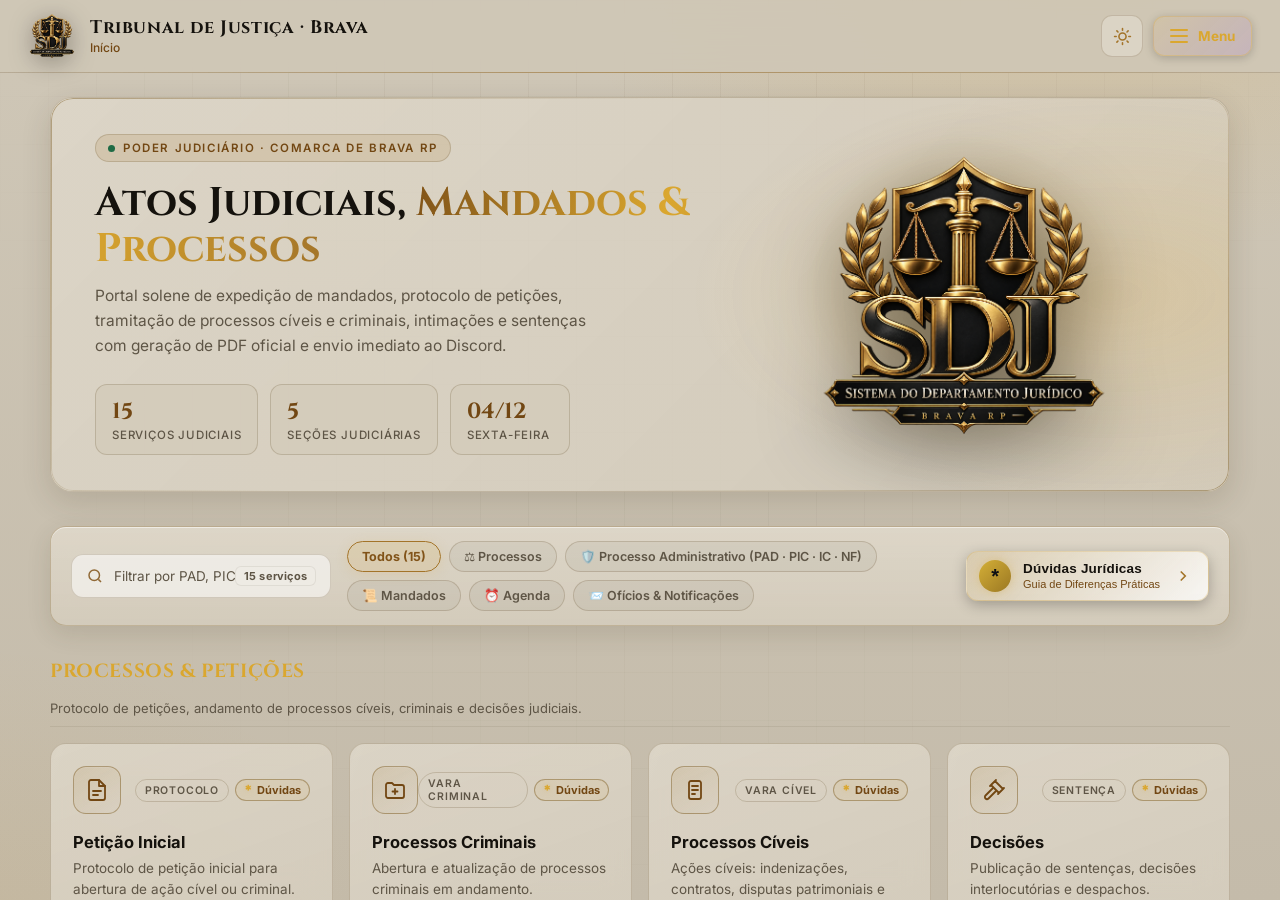
<file: tribunal.html>
<!DOCTYPE html>
<html lang="pt-BR">

<head>
  <meta charset="UTF-8" />
  <meta name="viewport" content="width=device-width, initial-scale=1.0" />
  <!-- SEO Primário -->
  <title>Tribunal de Justiça | Brava RP</title>
  <meta name="title" content="Tribunal de Justiça | Brava RP" />
  <meta name="description"
    content="Portal oficial do Tribunal de Justiça de Brava RP. Protocolo de petições, mandados, autorizações judiciais, processos cíveis e criminais, decisões, intimações e consulta interativa ao Código Civil 2026." />
  <meta name="keywords"
    content="tribunal de justica, brava rp, judiciario brava, codigo civil brava rp, peticoes, mandado judicial, alvara judicial, acao civel, habeas corpus, oab brava, processo judicial, jurisprudencia, direito civil" />
  <meta name="author" content="Tribunal de Justiça do Estado de Brava - Brava RP" />
  <meta name="robots" content="index, follow" />
  <meta name="language" content="Portuguese" />

  <!-- Cor de Tema & Mobile Web App (Discord embed highlight dourado) -->
  <meta name="theme-color" content="#d4af37" />
  <meta name="msapplication-TileColor" content="#0d0f14" />
  <meta name="apple-mobile-web-app-capable" content="yes" />
  <meta name="apple-mobile-web-app-status-bar-style" content="black-translucent" />
  <meta name="apple-mobile-web-app-title" content="Tribunal Brava RP" />
  <meta name="mobile-web-app-capable" content="yes" />

  <!-- Open Graph / Facebook / Discord Embeds -->
  <meta property="og:type" content="website" />
  <meta property="og:locale" content="pt_BR" />
  <meta property="og:site_name" content="Tribunal de Justiça | Brava RP" />
  <meta property="og:title" content="Tribunal de Justiça | Brava RP - Protocolo & Código Civil" />
  <meta property="og:description"
    content="Portal oficial do Poder Judiciário de Brava RP. Protocolo de petições, mandados, despachos e consulta interativa aos 106 artigos do Código Civil 2026." />
  <meta property="og:image" content="arte.png" />
  <meta property="og:image:alt" content="Brasão Oficial do Poder Judiciário de Brava RP" />

  <!-- Twitter / X Cards -->
  <meta name="twitter:card" content="summary_large_image" />
  <meta name="twitter:title" content="Tribunal de Justiça | Brava RP" />
  <meta name="twitter:description"
    content="Portal oficial do Poder Judiciário de Brava RP: Protocolos judiciais, modelos oficiais de peças e Código Civil digital." />
  <meta name="twitter:image" content="arte.png" />

  <!-- Favicon & Touch Icons -->
  <link rel="icon" type="image/png" href="arte.png" />
  <link rel="apple-touch-icon" href="arte.png" />
  <link rel="preconnect" href="https://fonts.googleapis.com" />
  <link rel="preconnect" href="https://fonts.gstatic.com" crossorigin />
  <link
    href="https://fonts.googleapis.com/css2?family=Cinzel:wght@600;700&family=Dancing+Script:wght@600;700&family=Inter:wght@400;500;600;700&display=swap"
    rel="stylesheet" />
  <link rel="stylesheet" href="style.css?v=20261019-layout-filtro" />
  <script>
    // Aplica o tema salvo antes de renderizar
    (function () {
      var t = localStorage.getItem("brava-tema");
      if (!t) t = matchMedia("(prefers-color-scheme: light)").matches ? "light" : "dark";
      document.documentElement.setAttribute("data-theme", t);
    })();
  </script>
</head>

<body data-view="home">
  <div class="bg-glow"></div>
  <div class="bg-grid"></div>

  <!-- Barra de Topo -->
  <header class="topbar">
    <div class="brand">
      <button id="btn-back" class="btn-back" type="button" aria-label="Voltar à tela inicial do Tribunal" title="Voltar ao início">
        <svg viewBox="0 0 24 24" fill="none" stroke="currentColor" stroke-width="2" stroke-linecap="round"
          stroke-linejoin="round">
          <path d="M15 18l-6-6 6-6" />
        </svg>
      </button>
      <img class="brand-logo" src="arte.png" alt="Tribunal de Justiça" />
      <div class="brand-text">
        <h1>Tribunal de Justiça · Brava</h1>
        <nav class="crumb" aria-label="Navegação">
          <a href="#" id="crumb-home">Início</a>
          <span id="crumb-sep" class="crumb-sep hidden">›</span>
          <span id="crumb-current" class="crumb-current"></span>
        </nav>
      </div>
    </div>

    <div class="top-actions">
      <!-- Botões do Topbar agrupados para manter IDs no DOM -->
      <div class="top-buttons-cluster">
        <a href="index.html" id="top-link-juridico">Departamento Jurídico</a>
        <a href="gabinete.html" id="top-link-gabinete">Gabinete do Juiz</a>
        <a href="administrativo.html" id="top-link-admin">Administrativo</a>
        <button id="btn-guia-geral" type="button">Guia &amp; Dúvidas</button>
        <button id="btn-codigo-civil" type="button">Código Civil</button>
        <button id="btn-codigo-penal" type="button">Código Penal</button>
        <button id="btn-avisos" type="button">Quadro de Avisos</button>
      </div>

      <!-- Botão de alternar tema -->
      <button id="btn-tema" class="theme-toggle" type="button" aria-label="Alternar tema" title="Alternar tema">
        <svg class="ico-sun" viewBox="0 0 24 24" fill="none" stroke="currentColor" stroke-width="2" stroke-linecap="round">
          <circle cx="12" cy="12" r="4.5" />
          <path d="M12 2v2M12 20v2M4.9 4.9l1.4 1.4M17.7 17.7l1.4 1.4M2 12h2M20 12h2M4.9 19.1l1.4-1.4M17.7 6.3l1.4-1.4" />
        </svg>
        <svg class="ico-moon" viewBox="0 0 24 24" fill="none" stroke="currentColor" stroke-width="2" stroke-linecap="round" stroke-linejoin="round">
          <path d="M21 12.8A9 9 0 1 1 11.2 3a7 7 0 0 0 9.8 9.8z" />
        </svg>
      </button>

      <!-- Botão Menu Hambúrguer Oficial -->
      <button id="btn-hamburger" class="btn-hamburger" type="button" aria-label="Abrir Menu de Funções" title="Abrir Menu Geral de Funções">
        <div class="hamburger-bars">
          <span></span>
          <span></span>
          <span></span>
        </div>
        <span class="hamburger-text">Menu</span>
      </button>
    </div>
  </header>

  <!-- ========================================================
       MENU DE HAMBÚRGUER (DRAWER LATERAL DE FUNÇÕES - TRIBUNAL)
       ======================================================== -->
  <div id="drawer-backdrop" class="drawer-backdrop" aria-hidden="true">
    <div class="drawer-menu" role="dialog" aria-modal="true" aria-label="Menu Geral do Tribunal">
      
      <!-- Cabeçalho do Drawer -->
      <div class="drawer-header">
        <div class="drawer-brand">
          <img src="arte.png" alt="Brasão SDJ" />
          <div class="drawer-brand-text">
            <h3>Menu do Tribunal</h3>
            <small>Poder Judiciário · Brava RP</small>
          </div>
        </div>
        <button class="btn-drawer-close" id="btn-close-drawer" type="button" aria-label="Fechar menu">✕</button>
      </div>

      <!-- Corpo do Drawer -->
      <div class="drawer-body">

        <!-- Categoria 1: Portais & Gabinetes -->
        <div>
          <div class="drawer-section-title">
            <span>🏛️</span>
            <span>Portais &amp; Gabinetes</span>
          </div>
          <div class="drawer-grid">
            <a href="index.html" class="drawer-item" id="drawer-item-sdj">
              <div class="drawer-item-left">
                <span class="drawer-item-icon">⚖️</span>
                <div class="drawer-item-texts">
                  <strong>Cartório SDJ &amp; Calculadora</strong>
                  <small>Cálculo de penas, certidões, CNPJ e recibo de impostos</small>
                </div>
              </div>
              <span class="drawer-item-badge">SDJ</span>
            </a>

            <a href="gabinete.html" class="drawer-item" id="drawer-item-gabinete">
              <div class="drawer-item-left">
                <span class="drawer-item-icon">👑</span>
                <div class="drawer-item-texts">
                  <strong>Gabinete dos Juízes</strong>
                  <small>Sentenças, alvarás, liminares e chancelas</small>
                </div>
              </div>
              <span class="drawer-item-badge badge-pin">🔒 PIN</span>
            </a>

            <a href="administrativo.html" class="drawer-item" id="drawer-item-admin">
              <div class="drawer-item-left">
                <span class="drawer-item-icon">📁</span>
                <div class="drawer-item-texts">
                  <strong>Painel Administrativo</strong>
                  <small>Exonerações, desligamentos, blacklist e advertências</small>
                </div>
              </div>
              <span class="drawer-item-badge badge-admin">🔒 PIN Geral</span>
            </a>
          </div>
        </div>

        <!-- Categoria 2: Legislação & Consultas -->
        <div>
          <div class="drawer-section-title">
            <span>📚</span>
            <span>Legislação &amp; Consultas</span>
          </div>
          <div class="drawer-grid">
            <button type="button" class="drawer-item" id="drawer-item-guia">
              <div class="drawer-item-left">
                <span class="drawer-item-icon">⭐</span>
                <div class="drawer-item-texts">
                  <strong>Guia Jurídico &amp; Dúvidas</strong>
                  <small>Manual e rotinas de audiência e peticionamento</small>
                </div>
              </div>
              <span class="drawer-item-badge">Guia</span>
            </button>

            <button type="button" class="drawer-item" id="drawer-item-codigo-penal">
              <div class="drawer-item-left">
                <span class="drawer-item-icon">📜</span>
                <div class="drawer-item-texts">
                  <strong>Código Penal de Brava RP</strong>
                  <small>Tabela completa de crimes, penas, multas e fiança</small>
                </div>
              </div>
              <span class="drawer-item-badge">Penal</span>
            </button>

            <button type="button" class="drawer-item" id="drawer-item-codigo-civil">
              <div class="drawer-item-left">
                <span class="drawer-item-icon">📖</span>
                <div class="drawer-item-texts">
                  <strong>Código Civil Oficial</strong>
                  <small>106 Artigos com busca rápida e download em PDF</small>
                </div>
              </div>
              <span class="drawer-item-badge">106 Arts</span>
            </button>
          </div>
        </div>

        <!-- Categoria 3: Comunicação & Avisos -->
        <div>
          <div class="drawer-section-title">
            <span>📢</span>
            <span>Comunicação Oficial</span>
          </div>
          <div class="drawer-grid">
            <button type="button" class="drawer-item" id="drawer-item-avisos">
              <div class="drawer-item-left">
                <span class="drawer-item-icon">📢</span>
                <div class="drawer-item-texts">
                  <strong>Quadro de Avisos Discord</strong>
                  <small>Publicação e comunicados oficiais integrados</small>
                </div>
              </div>
              <span class="drawer-item-badge">Discord</span>
            </button>
          </div>
        </div>

      </div>

      <!-- Rodapé do Drawer -->
      <div class="drawer-footer">
        <span class="drawer-footer-text">Tribunal de Justiça · Brava RP</span>
        <button type="button" class="btn-outline" id="drawer-btn-tema-toggle" style="font-size:11.5px;padding:6px 14px;">
          🌓 Alternar Tema
        </button>
      </div>

    </div>
  </div>
    </div>
  </header>

  <!-- Conteúdo Principal -->
  <main class="main-container" id="main">
    <!-- HOME DO TRIBUNAL -->
    <div id="view-home" class="view active">
      <section class="hero">
        <div class="hero-text">
          <span class="eyebrow"><span class="dot"></span>Poder Judiciário · Comarca de Brava RP</span>
          <h2>Atos Judiciais, <span class="gold">Mandados &amp; Processos</span></h2>
          <p>Portal solene de expedição de mandados, protocolo de petições, tramitação de processos cíveis e criminais,
            intimações e sentenças com geração de PDF oficial e envio imediato ao Discord.</p>
          <div class="hero-stats">
            <div class="stat"><b id="stat-servicos">15</b><span>Serviços Judiciais</span></div>
            <div class="stat"><b id="stat-grupos">5</b><span>Seções Judiciárias</span></div>
            <div class="stat"><b id="stat-data">—</b><span id="stat-dia">Hoje</span></div>
          </div>
        </div>
        <div class="hero-art">
          <div class="hero-halo"></div>
          <img src="arte.png" alt="Brasão do Tribunal de Justiça" />
        </div>
      </section>

      <!-- BARRA DE CONTROLE, FILTROS & DÚVIDAS DO TRIBUNAL -->
      <div class="trib-filter-bar">
        <div class="trib-filter-bar-main">
          <!-- Campo de Busca Estilizado -->
          <div class="trib-search-wrap">
            <svg viewBox="0 0 24 24" fill="none" stroke="currentColor" stroke-width="2" class="trib-search-ico" aria-hidden="true">
              <circle cx="11" cy="11" r="7" />
              <path d="m20 20-3.5-3.5" />
            </svg>
            <input id="home-search" type="text" placeholder="Filtrar por PAD, PIC, Inquérito Civil, Notícia de Fato, mandado, petição, decisão..." autocomplete="off" />
            <span class="trib-search-counter" id="search-count-badge">15 serviços</span>
          </div>

          <!-- Filtros Rápidos por Categoria -->
          <div class="trib-category-filters" role="tablist" aria-label="Filtrar por categoria">
            <button type="button" class="category-pill active" data-filter-group="all">Todos (15)</button>
            <button type="button" class="category-pill" data-filter-group="processos">⚖️ Processos</button>
            <button type="button" class="category-pill" data-filter-group="administrativo">🛡️ Processo Administrativo (PAD · PIC · IC · NF)</button>
            <button type="button" class="category-pill" data-filter-group="mandados">📜 Mandados</button>
            <button type="button" class="category-pill" data-filter-group="agenda">⏰ Agenda</button>
            <button type="button" class="category-pill" data-filter-group="notificacoes">📨 Ofícios &amp; Notificações</button>
          </div>
        </div>

        <!-- Botão Destaque do Guia Jurídico e Dúvidas -->
        <button id="btn-guia-home" class="btn-guia-home-cta" type="button" title="Consultar diferenças práticas entre ações, mandados e sentenças">
          <span class="star-pill-glow">*</span>
          <div class="btn-guia-cta-text">
            <strong>Dúvidas Jurídicas</strong>
            <small>Guia de Diferenças Práticas</small>
          </div>
          <svg viewBox="0 0 24 24" fill="none" stroke="currentColor" stroke-width="2" class="btn-guia-cta-arrow" aria-hidden="true">
            <path d="m9 18 6-6-6-6"/>
          </svg>
        </button>
      </div>

      <!-- Grupos e Cards gerados dinamicamente via tribunal.js -->
      <div id="trib-groups"></div>
      <p id="home-empty" class="empty hidden">Nenhum serviço judicial encontrado.</p>
    </div>

    <!-- TELAS DE SERVIÇOS DO TRIBUNAL -->
    <div id="view-service" class="view">
      <div id="trib-services"></div>
    </div>

    <!-- Rodapé de Créditos Oficial -->
    <footer class="sdj-footer">
      <div class="sdj-footer-content">
        <span class="sdj-footer-brand">⚖️ Tribunal de Justiça de Brava RP</span>
        <span class="sdj-footer-sep">•</span>
        <a href="Codigo_Civil_Brava_SDJ_2026_VERIFICADO.pdf" target="_blank" download="Codigo_Civil_Brava_SDJ_2026.pdf" class="sdj-footer-link" title="Consultar ou Baixar o Código Civil Oficial de Brava RP (106 Artigos)">
          📜 Código Civil Oficial de Brava (Minuta CC-001/2026)
        </a>
        <span class="sdj-footer-sep">•</span>
        <span class="sdj-footer-copy">Criado e desenvolvido por</span>
        <a href="https://discord.com/users/717926510119354659" target="_blank" rel="noopener" class="sdj-discord-credit" title="Abrir perfil no Discord">
          <svg viewBox="0 0 24 24" fill="currentColor" width="16" height="16">
            <path d="M20.317 4.37a19.791 19.791 0 0 0-4.885-1.515.074.074 0 0 0-.079.037c-.21.375-.444.864-.608 1.25a18.27 18.27 0 0 0-5.487 0 12.64 12.64 0 0 0-.617-1.25.077.077 0 0 0-.079-.037A19.736 19.736 0 0 0 3.677 4.37a.07.07 0 0 0-.032.027C.533 9.046-.32 13.58.099 18.057a.082.082 0 0 0 .031.057 19.9 19.9 0 0 0 5.993 3.03.078.078 0 0 0 .084-.028 14.09 14.09 0 0 0 1.226-1.994.076.076 0 0 0-.041-.106 13.107 13.107 0 0 1-1.872-.892.077.077 0 0 1-.008-.128 10.2 10.2 0 0 0 .372-.292.074.074 0 0 1 .077-.01c3.928 1.793 8.18 1.793 12.062 0a.074.074 0 0 1 .078.01c.118.098.246.198.373.292a.077.077 0 0 1-.006.127 12.299 12.299 0 0 1-1.873.892.077.077 0 0 0-.041.107c.36.698.772 1.362 1.225 1.993a.076.076 0 0 0 .084.028 19.839 19.839 0 0 0 6.002-3.03.077.077 0 0 0 .032-.054c.5-5.177-.838-9.674-3.549-13.66a.061.061 0 0 0-.031-.028zM8.02 15.33c-1.183 0-2.157-1.085-2.157-2.419 0-1.333.956-2.419 2.157-2.419 1.21 0 2.176 1.096 2.157 2.42 0 1.333-.956 2.418-2.157 2.418zm7.975 0c-1.183 0-2.157-1.085-2.157-2.419 0-1.333.955-2.419 2.157-2.419 1.21 0 2.176 1.096 2.157 2.42 0 1.333-.946 2.418-2.157 2.418z"/>
          </svg>
          <span>Discord (717926510119354659)</span>
        </a>
      </div>
    </footer>
  </main>

  <!-- Modal: Quadro de Avisos -->
  <div id="modal-avisos" class="modal" aria-hidden="true">
    <div class="modal-backdrop" data-close></div>
    <div class="modal-box modal-box-avisos" role="dialog" aria-modal="true" aria-labelledby="modal-avisos-title">
      <div class="modal-head">
        <img class="modal-logo" src="arte.png" alt="" aria-hidden="true" />
        <div class="modal-title-wrap">
          <h2 id="modal-avisos-title">Quadro de Avisos Oficial</h2>
          <span class="muted">Canal Integrado: <b style="color:var(--accent);">#quadro-de-avisos</b> (Discord Oficial SDJ &amp; Tribunal)</span>
        </div>
        <button class="modal-close" type="button" data-close aria-label="Fechar">×</button>
      </div>

      <div class="modal-body" style="padding: 22px; display: flex; flex-direction: column; gap: 16px; overflow-y: auto;">
        <!-- Status do Canal -->
        <div class="avisos-webhook-badge" style="display:flex; align-items:center; justify-content:space-between; background:var(--panel-2); border:1px solid var(--line); padding:10px 14px; border-radius:10px; font-size:12.5px;">
          <div style="display:flex; align-items:center; gap:8px;">
            <span style="width:8px; height:8px; border-radius:50%; background:#10b981; display:inline-block; box-shadow:0 0 8px #10b981;"></span>
            <span style="color:var(--strong); font-weight:600;">Webhook Conectado:</span>
            <code style="color:var(--muted); font-size:11px;">#quadro-de-avisos</code>
          </div>
          <span style="color:var(--accent); font-weight:600;">Comarca de Brava RP</span>
        </div>

        <!-- Presidência / Expedidor -->
        <div style="display:grid; grid-template-columns: 1fr 1fr; gap:12px;">
          <label style="display:flex; flex-direction:column; gap:6px; font-size:12.5px; font-weight:600; color:var(--strong);">
            Autor / Expedidor
            <input id="aviso-autor" type="text" value="Poder Judiciário · Tribunal de Justiça" style="background:var(--input-bg); border:1px solid var(--line); border-radius:8px; padding:10px 12px; color:var(--text); font-size:13px;" />
          </label>
          <label style="display:flex; flex-direction:column; gap:6px; font-size:12.5px; font-weight:600; color:var(--strong);">
            Tipo de Comunicado
            <select id="aviso-tipo" style="background:var(--input-bg); border:1px solid var(--line); border-radius:8px; padding:10px 12px; color:var(--text); font-size:13px;">
              <option value="🏛️ ATUALIZAÇÃO OFICIAL">🏛️ Atualização Oficial</option>
              <option value="⚖️ EDITAL DO TRIBUNAL">⚖️ Edital do Tribunal</option>
              <option value="📢 COMUNICADO GERAL">📢 Comunicado Geral</option>
              <option value="💰 REAJUSTE DE VALORES">💰 Reajuste de Custas</option>
              <option value="⚠️ AVISO URGENTE">⚠️ Aviso Urgente</option>
              <option value="🎓 ADMISSÃO & RECRUTAMENTO">🎓 Admissão &amp; Recrutamento</option>
            </select>
          </label>
        </div>

        <!-- Modelos Rápidos -->
        <div style="display:flex; align-items:center; gap:8px; flex-wrap:wrap;">
          <span style="font-size:12px; color:var(--muted); font-weight:600;">Modelos Rápidos:</span>
          <button type="button" id="btn-modelo-atualizacao" class="btn-ghost" style="padding:4px 10px; font-size:11.5px;">Atualização Recente</button>
          <button type="button" id="btn-modelo-precos" class="btn-ghost" style="padding:4px 10px; font-size:11.5px;">Reajuste de Valores</button>
          <button type="button" id="btn-modelo-limpar" class="btn-ghost" style="padding:4px 10px; font-size:11.5px;">Limpar Texto</button>
        </div>

        <!-- Área de Texto com Contador -->
        <div style="display:flex; flex-direction:column; gap:6px;">
          <div style="display:flex; justify-content:space-between; align-items:center;">
            <label for="aviso-conteudo" style="font-size:12.5px; font-weight:600; color:var(--strong);">
              Texto da Publicação (Markdown do Discord)
            </label>
            <span id="aviso-char-count" style="font-size:12px; font-weight:600; color:var(--muted);">0 / 2000</span>
          </div>
          <textarea id="aviso-conteudo" rows="11" placeholder="Digite o aviso a ser publicado no Discord..." style="width:100%; box-sizing:border-box; background:var(--input-bg); border:1px solid var(--line); border-radius:10px; padding:12px 14px; color:var(--text); font-family:monospace, sans-serif; font-size:13px; line-height:1.5; resize:vertical;"></textarea>
        </div>

        <!-- Ações -->
        <div style="display:flex; justify-content:flex-end; gap:10px; align-items:center; margin-top:8px;">
          <button type="button" class="btn-ghost" data-close style="padding:10px 18px;">Cancelar</button>
          <button type="button" id="btn-enviar-aviso" class="btn-primary" style="padding:10px 22px;">
            <svg viewBox="0 0 24 24" fill="none" stroke="currentColor" stroke-width="2" width="18" height="18">
              <path d="m22 2-7 20-4-9-9-4Z" />
              <path d="M22 2 11 13" />
            </svg>
            <span>Publicar no #quadro-de-avisos 📢</span>
          </button>
        </div>
      </div>
    </div>
  </div>

  <!-- Modal: Guia Jurídico & Dúvidas do Advogado / Estagiário -->
  <div id="modal-guia" class="modal modal-guia-juridico" aria-hidden="true">
    <div class="modal-backdrop" data-close></div>
    <div class="modal-box modal-box-guia" role="dialog" aria-modal="true" aria-labelledby="modal-guia-title">
      <div class="modal-head">
        <img class="modal-logo" src="arte.png" alt="" aria-hidden="true" />
        <div class="modal-title-wrap">
          <div style="display:flex; align-items:center; gap:8px;">
            <span class="star-pill-lg">*</span>
            <h2 id="modal-guia-title">Guia Jurídico &amp; Dúvidas Frequentes</h2>
          </div>
          <span class="muted">Manual Prático para Advogados, Defensores e Estagiários · Tribunal de Justiça de Brava RP</span>
        </div>
        <div class="modal-head-actions" style="display:flex; align-items:center; gap:10px; margin-left:auto;">
          <a href="Codigo_Civil_Brava_SDJ_2026_VERIFICADO.pdf" target="_blank" download="Codigo_Civil_Brava_SDJ_2026.pdf" class="btn-outline btn-cc-modal" title="Baixar PDF Oficial do Código Civil de Brava (106 Artigos)">
            <svg viewBox="0 0 24 24" fill="none" stroke="currentColor" stroke-width="2" width="15" height="15" style="margin-right:4px;">
              <path d="M4 19.5A2.5 2.5 0 0 1 6.5 17H20"/>
              <path d="M6.5 2H20v20H6.5A2.5 2.5 0 0 1 4 19.5v-15A2.5 2.5 0 0 1 6.5 2z"/>
              <path d="M9 7h7M9 11h5"/>
            </svg>
            <span>Código Civil (PDF)</span>
          </a>
          <button class="modal-close" type="button" data-close aria-label="Fechar">×</button>
        </div>
      </div>

      <!-- Barra de Ferramentas: Busca Rápida e Abas dos Serviços -->
      <div class="guia-toolbar">
        <div class="guia-search-box">
          <svg viewBox="0 0 24 24" fill="none" stroke="currentColor" stroke-width="2" width="16" height="16">
            <circle cx="11" cy="11" r="7" />
            <path d="m20 20-3.5-3.5" />
          </svg>
          <input id="guia-search-input" type="text" placeholder="Pesquisar termo ou dúvida (ex.: habeas corpus, cível, despacho, custódia, prisão)..." autocomplete="off" />
        </div>
        <div class="guia-tabs-bar" id="guia-tabs" role="tablist" aria-label="Selecione o serviço judicial">
          <!-- Gerado dinamicamente via tribunal.js -->
        </div>
      </div>

      <!-- Conteúdo do Guia (atualizado dinamicamente) -->
      <div class="modal-body guia-modal-body" id="guia-body">
        <!-- Gerado dinamicamente via tribunal.js -->
      </div>
    </div>
  </div>

  <!-- Modal: Consulta Completa do Código Civil de Brava RP -->
  <div id="modal-codigo-civil" class="modal modal-codigo-civil" aria-hidden="true">
    <div class="modal-backdrop" data-close></div>
    <div class="modal-box modal-box-cc" role="dialog" aria-modal="true" aria-labelledby="modal-cc-title">
      <!-- Cabeçalho do Modal -->
      <div class="modal-head modal-head-cc">
        <img class="modal-logo" src="arte.png" alt="" aria-hidden="true" />
        <div class="modal-title-wrap">
          <div style="display: flex; align-items: center; gap: 8px;">
            <span class="star-pill-lg">📜</span>
            <h2 id="modal-cc-title">Código Civil da Cidade de Brava</h2>
          </div>
          <span class="muted">Minuta Institucional Nº CC-001/2026 · 106 Artigos, 10 Livros e 3 Anexos Oficiais</span>
        </div>
        <div class="modal-head-actions" style="display: flex; align-items: center; gap: 10px; margin-left: auto;">
          <button type="button" class="btn-outline btn-alternar-codigos" data-switch-to="penal" title="Alternar para o Código Penal">
            <svg viewBox="0 0 24 24" fill="none" stroke="currentColor" stroke-width="2" width="14" height="14" style="margin-right: 4px;">
              <path d="M4 19.5A2.5 2.5 0 0 1 6.5 17H20" />
              <path d="M6.5 2H20v20H6.5A2.5 2.5 0 0 1 4 19.5v-15A2.5 2.5 0 0 1 6.5 2z" />
            </svg>
            <span>Código Penal</span>
          </button>
          <a href="Codigo_Civil_Brava_SDJ_2026_VERIFICADO.pdf" target="_blank" download="Codigo_Civil_Brava_SDJ_2026.pdf" class="btn-outline btn-cc-modal-dl" title="Baixar PDF Oficial do Código Civil">
            <svg viewBox="0 0 24 24" fill="none" stroke="currentColor" stroke-width="2" width="15" height="15" style="margin-right: 4px;">
              <path d="M21 15v4a2 2 0 0 1-2 2H5a2 2 0 0 1-2-2v-4" />
              <polyline points="7 10 12 15 17 10" />
              <line x1="12" y1="15" x2="12" y2="3" />
            </svg>
            <span>Baixar PDF</span>
          </a>
          <button class="modal-close" type="button" data-close aria-label="Fechar">×</button>
        </div>
      </div>

      <!-- Barra de Ferramentas: Busca Rápida e Abas dos Livros -->
      <div class="cc-toolbar">
        <div class="cc-search-wrap">
          <svg viewBox="0 0 24 24" fill="none" stroke="currentColor" stroke-width="2" class="cc-search-ico" aria-hidden="true">
            <circle cx="11" cy="11" r="7" />
            <path d="m20 20-3.5-3.5" />
          </svg>
          <input id="cc-search-input" type="text" placeholder="Pesquisar por número do artigo ou termo (ex.: Art. 66, veículo, casamento, dano moral, contrato, indenização)..." autocomplete="off" />
          <span class="cc-search-counter" id="cc-search-counter">106 artigos</span>
        </div>

        <div class="cc-tabs-bar" id="cc-tabs" role="tablist" aria-label="Filtrar por Livro do Código Civil">
          <!-- Gerado dinamicamente via tribunal.js -->
        </div>
      </div>

      <!-- Corpo de Leitura do Código Civil -->
      <div class="modal-body cc-modal-body" id="cc-body">
        <!-- Renderizado dinamicamente via tribunal.js -->
      </div>
    </div>
  </div>

  <!-- Modal: Código Penal (Tribunal de Justiça) -->
  <div id="modal-codigo" class="modal" aria-hidden="true">
    <div class="modal-backdrop" data-close></div>
    <div class="modal-box" role="dialog" aria-modal="true" aria-labelledby="modal-penal-title">
      <div class="modal-head">
        <img class="modal-logo" src="arte.png" alt="" aria-hidden="true" />
        <div class="modal-title-wrap">
          <h2 id="modal-penal-title">Código Penal Jurídico</h2>
          <span class="muted">Brava RP · Tabela oficial de infrações 2026</span>
        </div>
        <div class="tabs" role="tablist">
          <button id="tab-tabela" class="tab on" data-tab="tabela" type="button" role="tab">Tabela</button>
          <button id="tab-pdf" class="tab" data-tab="pdf" type="button" role="tab">PDF oficial</button>
        </div>
        <button type="button" class="btn-outline btn-alternar-codigos" data-switch-to="civil" title="Alternar para o Código Civil" style="margin-left: auto; font-size:12px; padding:6px 12px; display:inline-flex; align-items:center; gap:6px;">
          <span>📜</span><span>Código Civil</span>
        </button>
        <button class="modal-close" type="button" data-close aria-label="Fechar">×</button>
      </div>

      <div id="pane-tabela" class="modal-body pane">
        <div class="rules" id="rules"></div>
        <div class="search modal-search">
          <svg viewBox="0 0 24 24" fill="none" stroke="currentColor" stroke-width="2">
            <circle cx="11" cy="11" r="7" />
            <path d="m20 20-3.5-3.5" />
          </svg>
          <input id="codigo-search" type="text" placeholder="Filtrar crimes e artigos penais..." autocomplete="off" />
        </div>
        <div id="codigo-tabela"></div>
        <p class="note">Em caso de atualização administrativa, prevalece sempre a versão oficial mais recente publicada pela cidade.</p>
      </div>

      <div id="pane-pdf" class="modal-body pane hidden">
        <div class="pdf-bar">
          <a id="pdf-open" class="btn-outline" target="_blank" rel="noopener">Abrir em nova aba</a>
          <a id="pdf-download" class="btn-outline" download>Baixar PDF</a>
        </div>
        <iframe id="pdf-frame" title="Código Penal PDF"></iframe>
      </div>
    </div>
  </div>

  <div id="toast" class="toast">Ato registrado com sucesso!</div>

  <!-- Scripts -->
  <script src="jspdf.umd.min.js"></script>
  <script src="qrcode.min.js"></script>
  <script src="pdf-generator.js?v=20261019-cc"></script>
  <script src="data.js?v=20261019-penal"></script>
  <script src="codigo-civil-data.js?v=20261019-cc"></script>
  <script src="tribunal-data.js?v=20261019-cc"></script>
  <script src="tribunal.js?v=20261019-cc"></script>
</body>

</html>
</file>
<file: style.css>
/* =========================================================
   TEMAS — identidade preto & dourado (baseada no brasão SDJ).
   Todas as cores passam por variáveis.
   ========================================================= */
:root,
[data-theme="dark"] {
  color-scheme: dark;
  --bg: #07080b;
  --bg-2: #0c0e13;
  --panel: rgba(17, 19, 25, 0.72);
  --panel-2: rgba(26, 29, 37, 0.7);
  --panel-solid: #12141a;
  --line: rgba(212, 175, 95, 0.14);
  --line-strong: rgba(212, 175, 95, 0.32);
  --line-soft: rgba(255, 255, 255, .04);
  --text: #e7e3d8;
  --strong: #ffffff;
  --muted: #8f8a7e;
  --gold: hsl(41, 62%, 58%);
  --gold-2: hsl(38, 70%, 44%);
  --gold-3: hsl(45, 85%, 74%);
  --accent: var(--gold);
  --accent-text: hsl(43, 78%, 68%);
  --accent-soft: hsla(41, 62%, 58%, .12);
  --accent-ring: hsla(41, 62%, 58%, .45);
  --on-accent: #17120a;
  --green: hsl(150, 50%, 55%);
  --green-soft: hsla(150, 50%, 55%, .13);
  --red: hsl(356, 72%, 60%);
  --red-text: hsl(356, 85%, 72%);
  --red-soft: hsla(356, 72%, 60%, .13);
  --bail: hsl(198, 75%, 64%);
  --check-border: #3a3830;
  --hover-border: rgba(212, 175, 95, .35);
  --switch-off: #2a2a2e;
  --knob: #8f8a7e;
  --topbar: rgba(7, 8, 11, .78);
  --backdrop: rgba(0, 0, 0, .72);
  --card-end: #0b0c10;
  --glow-1: hsla(41, 70%, 50%, .10);
  --glow-2: hsla(41, 70%, 50%, .05);
  --grid-line: rgba(255, 255, 255, .025);
  --shadow: 0 30px 80px rgba(0, 0, 0, .6);
  --shadow-sm: 0 10px 30px rgba(0, 0, 0, .35);
  --scroll: hsla(41, 62%, 58%, .35);
}

[data-theme="light"] {
  /* Tema claro suave: tons de areia/pergaminho, sem branco puro */
  color-scheme: light;
  --bg: #cfc7b7;
  --bg-2: #c4bbaa;
  --panel: rgba(222, 215, 201, 0.86);
  --panel-2: rgba(211, 203, 187, 0.9);
  --panel-solid: #ddd6c8;
  --line: rgba(90, 68, 28, 0.2);
  --line-strong: rgba(120, 88, 30, 0.45);
  --line-soft: rgba(60, 45, 20, .08);
  --text: #26221b;
  --strong: #15120d;
  --muted: #5e5546;
  --gold: hsl(37, 60%, 40%);
  --gold-2: hsl(34, 68%, 30%);
  --gold-3: hsl(42, 70%, 52%);
  --accent: var(--gold);
  --accent-text: hsl(33, 72%, 26%);
  --accent-soft: hsla(37, 60%, 40%, .14);
  --accent-ring: hsla(37, 60%, 40%, .5);
  --on-accent: #fffaf0;
  --green: hsl(150, 55%, 27%);
  --green-soft: hsla(150, 55%, 27%, .13);
  --red: hsl(356, 62%, 42%);
  --red-text: hsl(356, 68%, 34%);
  --red-soft: hsla(356, 62%, 42%, .12);
  --bail: hsl(200, 70%, 30%);
  --check-border: #a89c84;
  --hover-border: rgba(120, 88, 30, .5);
  --switch-off: #b8ad98;
  --knob: #f3eee4;
  --topbar: rgba(207, 199, 183, .85);
  --backdrop: rgba(30, 25, 15, .5);
  --card-end: #cdc5b4;
  --glow-1: hsla(40, 70%, 50%, .18);
  --glow-2: hsla(40, 70%, 45%, .1);
  --grid-line: rgba(60, 45, 20, .045);
  --shadow: 0 30px 80px rgba(50, 38, 15, .28);
  --shadow-sm: 0 10px 30px rgba(50, 38, 15, .14);
  --scroll: hsla(37, 60%, 40%, .45);
}

:root {
  --radius: 14px;
  --ease: cubic-bezier(0.16, 1, 0.3, 1);
}

* {
  box-sizing: border-box;
  margin: 0;
  padding: 0;
}

html,
body {
  height: 100%;
}

/* ---------- Animações ---------- */
@keyframes slideUpFade {
  from {
    opacity: 0;
    transform: translateY(16px);
  }

  to {
    opacity: 1;
    transform: none;
  }
}

@keyframes slideDownFade {
  from {
    opacity: 0;
    transform: translateY(-16px);
  }

  to {
    opacity: 1;
    transform: none;
  }
}

@keyframes floaty {

  0%,
  100% {
    transform: translateY(0);
  }

  50% {
    transform: translateY(-8px);
  }
}

@keyframes halo {

  0%,
  100% {
    opacity: .55;
    transform: scale(1);
  }

  50% {
    opacity: .9;
    transform: scale(1.06);
  }
}

@keyframes shine {
  from {
    transform: translateX(-120%) skewX(-20deg);
  }

  to {
    transform: translateX(220%) skewX(-20deg);
  }
}

@keyframes pulseDot {

  0%,
  100% {
    box-shadow: 0 0 0 0 hsla(150, 60%, 50%, .5);
  }

  50% {
    box-shadow: 0 0 0 5px hsla(150, 60%, 50%, 0);
  }
}

body {
  font-family: "Inter", system-ui, sans-serif;
  background: var(--bg);
  color: var(--text);
  overflow: hidden;
  -webkit-font-smoothing: antialiased;
  text-rendering: optimizeLegibility;
  transition: background-color .25s, color .25s;
  display: flex;
  flex-direction: column;
}

.panel,
.topbar,
.search,
.total-card,
.switch-row,
.segmented,
.btn-outline,
.selected-list li,
.rule,
.modal-box,
.nav-card {
  transition: background-color .25s, border-color .25s, color .25s, transform .25s var(--ease), box-shadow .25s;
}

.bg-glow {
  position: fixed;
  inset: 0;
  pointer-events: none;
  z-index: -1;
  background:
    radial-gradient(800px 500px at 85% -10%, var(--glow-1), transparent 70%),
    radial-gradient(700px 500px at -5% 110%, var(--glow-2), transparent 70%),
    linear-gradient(180deg, var(--bg), var(--bg-2));
}

.bg-grid {
  position: fixed;
  inset: 0;
  pointer-events: none;
  z-index: -1;
  background-image:
    linear-gradient(var(--grid-line) 1px, transparent 1px),
    linear-gradient(90deg, var(--grid-line) 1px, transparent 1px);
  background-size: 48px 48px;
  mask-image: radial-gradient(ellipse at 50% 0%, #000 30%, transparent 75%);
  -webkit-mask-image: radial-gradient(ellipse at 50% 0%, #000 30%, transparent 75%);
}

.gold {
  background: linear-gradient(100deg, var(--gold-2), var(--gold-3) 50%, var(--gold));
  -webkit-background-clip: text;
  background-clip: text;
  color: transparent;
}

/* ---------- Topbar ---------- */
.topbar {
  flex-shrink: 0;
  position: relative;
  z-index: 10;
  display: flex;
  align-items: center;
  justify-content: space-between;
  gap: 20px;
  padding: 12px 28px;
  border-bottom: 1px solid var(--line);
  background: var(--topbar);
  backdrop-filter: blur(18px);
  -webkit-backdrop-filter: blur(18px);
  animation: slideDownFade 0.6s var(--ease) both;
}

.topbar::after {
  content: "";
  position: absolute;
  left: 0;
  right: 0;
  bottom: -1px;
  height: 1px;
  background: linear-gradient(90deg, transparent, var(--gold), transparent);
  opacity: .5;
}

.brand {
  display: flex;
  align-items: center;
  gap: 14px;
  min-width: 0;
}

.brand-logo {
  width: 48px;
  height: 48px;
  object-fit: contain;
  filter: drop-shadow(0 4px 12px rgba(0, 0, 0, .35));
}

.brand-text {
  min-width: 0;
}

.brand h1 {
  font-family: "Cinzel", serif;
  font-size: 18px;
  font-weight: 700;
  letter-spacing: .6px;
  line-height: 1.2;
  color: var(--strong);
  white-space: nowrap;
  overflow: hidden;
  text-overflow: ellipsis;
}

.crumb {
  display: flex;
  align-items: center;
  gap: 6px;
  font-size: 12px;
  font-weight: 500;
  color: var(--muted);
  margin-top: 2px;
}

.crumb a {
  color: var(--accent-text);
  text-decoration: none;
}

.crumb a:hover {
  text-decoration: underline;
}

.crumb-current {
  color: var(--text);
}

.btn-back {
  display: none;
  place-items: center;
  width: 38px;
  height: 38px;
  flex-shrink: 0;
  border-radius: 10px;
  border: 1px solid var(--line);
  background: var(--panel);
  color: var(--text);
  cursor: pointer;
  transition: all .2s var(--ease);
}

.btn-back svg {
  width: 18px;
  height: 18px;
}

.btn-back:hover {
  border-color: var(--accent);
  color: var(--accent-text);
  transform: translateX(-2px);
}

body:not([data-view="home"]) .btn-back {
  display: grid;
}

.top-actions {
  display: flex;
  align-items: center;
  gap: 10px;
}

.search {
  position: relative;
  display: flex;
  align-items: center;
  width: min(380px, 36vw);
  background: var(--panel);
  border: 1px solid var(--line);
  border-radius: 11px;
  padding: 0 12px;
}

.search:focus-within {
  border-color: var(--accent);
  box-shadow: 0 0 0 3px var(--accent-soft);
}

.search svg {
  width: 16px;
  height: 16px;
  color: var(--muted);
  flex-shrink: 0;
}

.search input {
  flex: 1;
  min-width: 0;
  background: none;
  border: 0;
  outline: 0;
  color: var(--text);
  font: inherit;
  font-size: 14px;
  padding: 10px 10px;
}

.search input::placeholder,
.fields input::placeholder {
  color: var(--muted);
  opacity: .85;
}

.search kbd {
  font-family: inherit;
  font-size: 11px;
  color: var(--muted);
  border: 1px solid var(--line);
  border-radius: 5px;
  padding: 1px 6px;
}

/* A busca de artigos só aparece na calculadora */
body:not([data-view="tab-calculadora"]) .top-search {
  display: none;
}

.btn-outline {
  display: inline-flex;
  align-items: center;
  justify-content: center;
  gap: 8px;
  white-space: nowrap;
  text-decoration: none;
  background: var(--panel);
  border: 1px solid var(--line);
  color: var(--text);
  font: inherit;
  font-size: 14px;
  font-weight: 600;
  padding: 10px 14px;
  border-radius: 11px;
  cursor: pointer;
}

.btn-outline svg {
  width: 16px;
  height: 16px;
  color: var(--accent-text);
}

.btn-outline:hover {
  border-color: var(--accent);
  background: var(--accent-soft);
}

/* Theme toggle */
.theme-toggle {
  position: relative;
  width: 42px;
  height: 42px;
  flex-shrink: 0;
  display: grid;
  place-items: center;
  background: var(--panel);
  border: 1px solid var(--line);
  border-radius: 11px;
  cursor: pointer;
  color: var(--text);
  overflow: hidden;
}

.theme-toggle:hover {
  border-color: var(--accent);
  background: var(--accent-soft);
}

.theme-toggle svg {
  position: absolute;
  width: 19px;
  height: 19px;
  transition: transform .35s ease, opacity .25s;
}

.theme-toggle .ico-sun {
  color: var(--gold);
}

.theme-toggle .ico-moon {
  color: var(--accent-text);
}

[data-theme="dark"] .theme-toggle .ico-sun {
  opacity: 0;
  transform: rotate(-90deg) scale(.5);
}

[data-theme="light"] .theme-toggle .ico-moon {
  opacity: 0;
  transform: rotate(90deg) scale(.5);
}

/* ---------- Main ---------- */
.main-container {
  flex: 1;
  min-height: 0;
  overflow-y: auto;
  padding: 24px 28px;
}

.main-container::-webkit-scrollbar {
  width: 8px;
}

.main-container::-webkit-scrollbar-thumb {
  background: var(--scroll);
  border-radius: 8px;
}

.view {
  display: none;
  height: auto;
  min-height: 100%;
}

.view.active {
  display: block;
  animation: slideUpFade 0.45s var(--ease) both;
}

#view-home {
  max-width: 1180px;
  margin: 0 auto;
  height: auto;
}

/* ---------- Hero ---------- */
.hero {
  position: relative;
  overflow: hidden;
  display: grid;
  grid-template-columns: 1.4fr 1fr;
  align-items: center;
  gap: 30px;
  padding: 36px 44px;
  border-radius: 22px;
  margin-bottom: 34px;
  background:
    radial-gradient(600px 300px at 90% 50%, var(--glow-1), transparent 70%),
    linear-gradient(135deg, var(--panel), var(--panel-2));
  border: 1px solid var(--line);
  box-shadow: var(--shadow-sm);
}

.hero::before {
  content: "";
  position: absolute;
  inset: 0;
  border-radius: inherit;
  padding: 1px;
  pointer-events: none;
  background: linear-gradient(135deg, var(--line-strong), transparent 40%, transparent 60%, var(--line-strong));
  -webkit-mask: linear-gradient(#000 0 0) content-box, linear-gradient(#000 0 0);
  mask: linear-gradient(#000 0 0) content-box, linear-gradient(#000 0 0);
  -webkit-mask-composite: xor;
  mask-composite: exclude;
}

.eyebrow {
  display: inline-flex;
  align-items: center;
  gap: 8px;
  font-size: 11.5px;
  font-weight: 600;
  letter-spacing: 1.6px;
  text-transform: uppercase;
  color: var(--accent-text);
  padding: 6px 12px;
  border-radius: 999px;
  background: var(--accent-soft);
  border: 1px solid var(--line);
}

.eyebrow .dot {
  width: 7px;
  height: 7px;
  border-radius: 50%;
  background: var(--green);
  animation: pulseDot 2s infinite;
}

.hero h2 {
  font-family: "Cinzel", serif;
  font-weight: 700;
  font-size: clamp(26px, 3.2vw, 40px);
  line-height: 1.15;
  color: var(--strong);
  margin: 18px 0 12px;
}

.hero p {
  color: var(--muted);
  font-size: 15.5px;
  line-height: 1.6;
  max-width: 520px;
}

.hero-stats {
  display: flex;
  gap: 12px;
  margin-top: 26px;
  flex-wrap: wrap;
}

.stat {
  display: flex;
  flex-direction: column;
  gap: 2px;
  min-width: 120px;
  padding: 12px 16px;
  border-radius: 12px;
  background: var(--panel-2);
  border: 1px solid var(--line);
}

.stat b {
  font-family: "Cinzel", serif;
  font-size: 22px;
  color: var(--accent-text);
}

.stat span {
  font-size: 11.5px;
  font-weight: 500;
  color: var(--muted);
  text-transform: uppercase;
  letter-spacing: .8px;
}

.hero-art {
  position: relative;
  display: grid;
  place-items: center;
}

.hero-art img {
  position: relative;
  width: min(300px, 100%);
  animation: floaty 6s ease-in-out infinite;
  filter: drop-shadow(0 20px 40px rgba(0, 0, 0, .45));
}

.hero-halo {
  position: absolute;
  width: 80%;
  aspect-ratio: 1;
  border-radius: 50%;
  background: radial-gradient(circle, hsla(41, 70%, 55%, .28), transparent 65%);
  animation: halo 6s ease-in-out infinite;
}

/* ---------- Seção de serviços ---------- */
.section-head {
  display: flex;
  align-items: flex-end;
  justify-content: space-between;
  gap: 20px;
  margin-bottom: 18px;
}

.section-head h3 {
  font-family: "Cinzel", serif;
  font-size: 20px;
  color: var(--strong);
  margin-bottom: 4px;
}

.home-search {
  width: min(300px, 100%);
}

.home-grid {
  display: grid;
  grid-template-columns: repeat(auto-fill, minmax(260px, 1fr));
  gap: 16px;
  padding-bottom: 20px;
}

.nav-card {
  position: relative;
  overflow: hidden;
  isolation: isolate;
  display: flex;
  flex-direction: column;
  align-items: flex-start;
  text-align: left;
  gap: 0;
  padding: 22px;
  border-radius: 16px;
  cursor: pointer;
  background: linear-gradient(160deg, var(--panel), var(--panel-2));
  border: 1px solid var(--line);
  color: var(--text);
  font: inherit;
  backdrop-filter: blur(14px);
  -webkit-backdrop-filter: blur(14px);
  animation: slideUpFade .5s var(--ease) both;
}

.nav-card::before {
  content: "";
  position: absolute;
  inset: 0;
  z-index: -1;
  opacity: 0;
  transition: opacity .3s;
  background: radial-gradient(400px 160px at 0% 0%, var(--accent-soft), transparent 70%);
}

.nav-card::after {
  content: "";
  position: absolute;
  top: 0;
  left: 0;
  width: 40%;
  height: 100%;
  z-index: -1;
  background: linear-gradient(90deg, transparent, rgba(255, 255, 255, .06), transparent);
  transform: translateX(-120%) skewX(-20deg);
}

.nav-card:hover {
  transform: translateY(-4px);
  border-color: var(--line-strong);
  box-shadow: var(--shadow-sm);
}

.nav-card:hover::before {
  opacity: 1;
}

.nav-card:hover::after {
  animation: shine .9s ease;
}

.nav-card:focus-visible {
  outline: 2px solid var(--accent);
  outline-offset: 2px;
}

.card-top {
  display: flex;
  align-items: center;
  justify-content: space-between;
  width: 100%;
  margin-bottom: 18px;
}

.card-icon {
  display: grid;
  place-items: center;
  width: 48px;
  height: 48px;
  border-radius: 13px;
  color: var(--accent-text);
  background: linear-gradient(145deg, var(--accent-soft), transparent);
  border: 1px solid var(--line-strong);
  box-shadow: inset 0 1px 0 rgba(255, 255, 255, .06);
}

.card-icon svg {
  width: 24px;
  height: 24px;
}

.card-tag {
  font-size: 10.5px;
  font-weight: 600;
  letter-spacing: .8px;
  text-transform: uppercase;
  color: var(--muted);
  padding: 4px 9px;
  border-radius: 999px;
  border: 1px solid var(--line);
}

.nav-card.featured .card-tag {
  color: var(--accent-text);
  border-color: var(--line-strong);
  background: var(--accent-soft);
}

.nav-card h4 {
  font-size: 16.5px;
  font-weight: 700;
  color: var(--strong);
  margin-bottom: 6px;
}

.nav-card p {
  font-size: 13.5px;
  color: var(--muted);
  line-height: 1.5;
  flex: 1;
}

.card-foot {
  display: flex;
  align-items: center;
  justify-content: space-between;
  width: 100%;
  margin-top: 18px;
  padding-top: 14px;
  border-top: 1px solid var(--line-soft);
  font-size: 13px;
  font-weight: 600;
  color: var(--accent-text);
}

.card-foot svg {
  width: 16px;
  height: 16px;
  transition: transform .25s var(--ease);
}

.nav-card:hover .card-foot svg {
  transform: translateX(4px);
}

/* ---------- Abas de serviço ---------- */
.tab-content {
  display: none;
  height: auto;
  min-height: 100%;
}

.tab-content.active {
  display: block;
  animation: slideUpFade 0.45s var(--ease) both;
}

#dynamic-services,
#trib-services {
  display: contents;
}

body[data-view="tab-calculadora"] #view-service,
#tab-calculadora.tab-content {
  height: 100%;
  min-height: 0;
}

.layout {
  display: grid;
  grid-template-columns: 1fr 390px;
  gap: 20px;
  height: 100%;
}

.panel {
  background: var(--panel);
  border: 1px solid var(--line);
  border-radius: var(--radius);
  display: flex;
  flex-direction: column;
  min-height: 0;
  backdrop-filter: blur(16px);
  -webkit-backdrop-filter: blur(16px);
  box-shadow: var(--shadow-sm);
  animation: slideUpFade 0.6s var(--ease) both;
}

.summary-panel {
  animation-delay: 0.08s;
}

.panel-head {
  display: flex;
  align-items: center;
  justify-content: space-between;
  gap: 12px;
  padding: 16px 20px;
  border-bottom: 1px solid var(--line);
}

.panel-title {
  display: flex;
  align-items: center;
  gap: 12px;
}

.panel-icon {
  display: grid;
  place-items: center;
  width: 40px;
  height: 40px;
  border-radius: 11px;
  flex-shrink: 0;
  color: var(--accent-text);
  background: var(--accent-soft);
  border: 1px solid var(--line-strong);
}

.panel-icon svg {
  width: 20px;
  height: 20px;
}

.panel-head h2 {
  font-family: "Cinzel", serif;
  font-size: 18px;
  font-weight: 700;
  letter-spacing: .3px;
  color: var(--strong);
}

.muted {
  color: var(--muted);
  font-size: 13px;
}

/* Scrollbars */
.crime-list::-webkit-scrollbar,
.summary-panel::-webkit-scrollbar,
.modal-body::-webkit-scrollbar {
  width: 6px;
}

.crime-list::-webkit-scrollbar-thumb,
.summary-panel::-webkit-scrollbar-thumb,
.modal-body::-webkit-scrollbar-thumb {
  background: var(--scroll);
  border-radius: 6px;
}

/* ---------- Lista de crimes ---------- */
.crime-head,
.crime {
  display: grid;
  grid-template-columns: 22px 48px 1fr 84px 64px 96px;
  align-items: center;
  gap: 10px;
}

.crime-head {
  padding: 10px 20px;
  border-bottom: 1px solid var(--line);
  font-size: 10.5px;
  font-weight: 600;
  letter-spacing: 1px;
  text-transform: uppercase;
  color: var(--muted);
}

.crime-head .r {
  text-align: right;
}

.crime-head .c {
  text-align: center;
}

.crime-list {
  overflow-y: auto;
  padding: 4px 8px 16px;
  flex: 1;
}

.category-title {
  position: sticky;
  top: 0;
  z-index: 2;
  display: flex;
  align-items: center;
  gap: 10px;
  font-size: 11px;
  font-weight: 700;
  letter-spacing: 1.3px;
  text-transform: uppercase;
  color: var(--accent-text);
  padding: 14px 12px 8px;
  background: var(--panel-solid);
}

.category-title::after {
  content: "";
  flex: 1;
  height: 1px;
  background: linear-gradient(90deg, var(--line-strong), transparent);
}

.crime {
  padding: 10px 12px;
  border-radius: 9px;
  cursor: pointer;
  user-select: none;
  border: 1px solid transparent;
  margin-bottom: 2px;
  transition: background .15s, border-color .15s;
}

.crime:hover {
  background: var(--panel-2);
  border-color: var(--line);
}

.crime.active {
  background: var(--accent-soft);
  border-color: var(--line-strong);
}

.crime.active .crime-name {
  color: var(--strong);
}

.check {
  width: 18px;
  height: 18px;
  border-radius: 5px;
  border: 1.5px solid var(--check-border);
  display: grid;
  place-items: center;
  transition: all .15s;
}

.check svg {
  width: 12px;
  height: 12px;
  color: var(--on-accent);
  opacity: 0;
  transform: scale(.5);
  transition: all .15s;
}

.crime.active .check {
  background: var(--accent);
  border-color: var(--accent);
}

.crime.active .check svg {
  opacity: 1;
  transform: scale(1);
}

.crime-code {
  font-size: 12px;
  font-weight: 600;
  color: var(--muted);
  font-variant-numeric: tabular-nums;
}

.crime-name {
  font-size: 14px;
  font-weight: 500;
}

.crime-time,
.crime-fine {
  text-align: right;
  font-size: 13px;
  font-weight: 500;
  color: var(--muted);
  font-variant-numeric: tabular-nums;
}

.crime.active .crime-time,
.crime.active .crime-fine {
  color: var(--accent-text);
  font-weight: 600;
}

.qty {
  display: flex;
  align-items: center;
  justify-content: center;
  gap: 4px;
  opacity: 0;
  pointer-events: none;
  transition: opacity .15s;
}

.crime.active .qty {
  opacity: 1;
  pointer-events: auto;
}

.qty button {
  width: 22px;
  height: 22px;
  border-radius: 6px;
  border: 1px solid var(--line-strong);
  background: var(--panel-solid);
  color: var(--text);
  cursor: pointer;
  font-size: 13px;
  line-height: 1;
}

.qty button:hover {
  border-color: var(--accent);
  color: var(--accent-text);
}

.qty span {
  min-width: 18px;
  text-align: center;
  font-size: 13px;
  font-weight: 700;
}

.empty {
  text-align: center;
  color: var(--muted);
  padding: 40px 0;
  font-size: 14px;
}

/* Tags */
.legend {
  display: flex;
  align-items: center;
  gap: 12px;
}

.tag-inaf,
.tag-ok {
  display: inline-block;
  font-size: 10px;
  font-weight: 700;
  letter-spacing: .7px;
  text-transform: uppercase;
  padding: 2px 7px;
  border-radius: 5px;
  vertical-align: middle;
  line-height: 1.4;
}

.tag-inaf {
  color: var(--red-text);
  background: var(--red-soft);
  border: 1px solid color-mix(in srgb, var(--red) 35%, transparent);
}

.tag-ok {
  color: var(--muted);
  background: var(--panel-2);
  border: 1px solid var(--line);
}

.crime-name .tag-inaf {
  margin-left: 8px;
}

/* ---------- Resumo ---------- */
.summary-panel {
  overflow-y: auto;
}

.summary-panel>* {
  flex-shrink: 0;
}

.summary-panel>*:not(.panel-head) {
  margin-left: 20px;
  margin-right: 20px;
}

.summary-panel>.panel-head {
  position: sticky;
  top: 0;
  z-index: 3;
  background: var(--panel-solid);
  border-radius: var(--radius) var(--radius) 0 0;
}

.summary-panel h3,
.form-section {
  display: flex;
  align-items: center;
  gap: 10px;
  font-size: 11px;
  font-weight: 700;
  letter-spacing: 1.3px;
  text-transform: uppercase;
  color: var(--accent-text);
  margin-top: 20px;
  margin-bottom: 10px;
}

.summary-panel h3::after,
.form-section::after {
  content: "";
  flex: 1;
  height: 1px;
  background: linear-gradient(90deg, var(--line-strong), transparent);
}

.fields {
  display: grid;
  grid-template-columns: 1fr 1fr;
  gap: 10px;
}

.fields label {
  display: flex;
  flex-direction: column;
  gap: 6px;
  font-size: 12px;
  font-weight: 500;
  color: var(--muted);
}

.fields .full {
  grid-column: 1 / -1;
}

.fields input {
  width: 100%;
  background: var(--panel-2);
  border: 1px solid var(--line);
  border-radius: 9px;
  color: var(--text);
  font: inherit;
  font-size: 14px;
  padding: 10px 12px;
  outline: none;
  min-width: 0;
  transition: border-color .2s, box-shadow .2s, background-color .25s;
}

.fields input:hover {
  border-color: var(--hover-border);
}

.fields input:focus {
  border-color: var(--accent);
  box-shadow: 0 0 0 3px var(--accent-soft);
}

.fields input[readonly] {
  cursor: default;
  font-variant-numeric: tabular-nums;
  letter-spacing: .5px;
}

.switch-row {
  width: calc(100% - 40px);
  display: flex;
  align-items: center;
  justify-content: space-between;
  gap: 12px;
  background: var(--panel-2);
  border: 1px solid var(--line);
  border-radius: 11px;
  padding: 12px 14px;
  color: var(--text);
  font: inherit;
  text-align: left;
  cursor: pointer;
}

.switch-row span:first-child {
  display: flex;
  flex-direction: column;
  gap: 2px;
}

.switch-row b {
  font-size: 14px;
  font-weight: 600;
}

.switch-row small {
  font-size: 12px;
  color: var(--muted);
}

.switch-row:hover {
  border-color: var(--hover-border);
}

.switch-row.on {
  border-color: color-mix(in srgb, var(--green) 55%, transparent);
  background: var(--green-soft);
}

.switch {
  position: relative;
  width: 40px;
  height: 22px;
  border-radius: 999px;
  background: var(--switch-off);
  flex-shrink: 0;
  transition: background .2s;
}

.switch::after {
  content: "";
  position: absolute;
  top: 3px;
  left: 3px;
  width: 16px;
  height: 16px;
  border-radius: 50%;
  background: var(--knob);
  box-shadow: 0 1px 3px rgba(0, 0, 0, .25);
  transition: all .2s var(--ease);
}

.switch-row.on .switch {
  background: var(--green);
}

.switch-row.on .switch::after {
  left: 21px;
  background: #fff;
}

.segmented {
  display: grid;
  grid-template-columns: 1fr 1fr;
  gap: 4px;
  margin-top: 10px;
  background: var(--panel-2);
  border: 1px solid var(--line);
  border-radius: 11px;
  padding: 4px;
}

.segmented button {
  background: none;
  border: 0;
  color: var(--muted);
  font: inherit;
  font-size: 13px;
  font-weight: 600;
  padding: 9px 6px;
  border-radius: 8px;
  cursor: pointer;
  display: flex;
  flex-direction: column;
  gap: 1px;
  transition: all .15s;
}

.segmented button:hover {
  color: var(--text);
}

.segmented button small {
  font-size: 11px;
  font-weight: 500;
}

.segmented button.on {
  background: var(--accent-soft);
  color: var(--accent-text);
  box-shadow: inset 0 0 0 1px var(--accent-ring);
}

.totals {
  display: grid;
  grid-template-columns: 1fr 1fr;
  gap: 10px;
}

.total-card {
  position: relative;
  overflow: hidden;
  background: linear-gradient(160deg, var(--panel-2), var(--card-end));
  border: 1px solid var(--line);
  border-radius: 12px;
  padding: 14px 16px;
  display: flex;
  flex-direction: column;
  gap: 4px;
}

.total-card::after {
  content: "";
  position: absolute;
  left: 0;
  top: 0;
  bottom: 0;
  width: 3px;
  background: linear-gradient(var(--gold-3), var(--gold-2));
}

.total-card.full {
  grid-column: 1 / -1;
}

.total-label {
  font-size: 11px;
  font-weight: 600;
  text-transform: uppercase;
  letter-spacing: 1px;
  color: var(--muted);
}

.total-value {
  font-family: "Cinzel", serif;
  font-size: 28px;
  font-weight: 700;
  line-height: 1.1;
  font-variant-numeric: tabular-nums;
  color: var(--strong);
}

.total-value small {
  font-size: 15px;
  color: var(--muted);
  margin-left: 2px;
}

.total-card.money::after {
  background: var(--green);
}

.total-card.money .total-value {
  color: var(--green);
}

.total-card.bail::after {
  background: var(--bail);
}

.total-card.bail .total-value {
  color: var(--bail);
}

.total-card.bail.blocked::after {
  background: var(--red);
}

.total-card.bail.blocked .total-value {
  color: var(--red-text);
  font-size: 22px;
  letter-spacing: 1px;
}

.hint {
  text-transform: none;
  letter-spacing: 0;
  font-weight: 500;
}

.bump {
  animation: bump .35s ease;
}

@keyframes bump {
  40% {
    transform: scale(1.06);
  }
}

.cap-warning {
  margin-top: 10px;
  font-size: 12.5px;
  color: var(--accent-text);
  background: var(--accent-soft);
  border: 1px solid var(--accent-ring);
  border-radius: 9px;
  padding: 8px 10px;
}

.hidden {
  display: none !important;
}

.selected-list {
  list-style: none;
}

.selected-list li {
  display: flex;
  align-items: center;
  justify-content: space-between;
  gap: 10px;
  padding: 9px 12px;
  border-radius: 9px;
  background: var(--panel-2);
  border: 1px solid var(--line-soft);
  margin-bottom: 6px;
  font-size: 13px;
  animation: slideIn .2s ease;
}

.selected-list li span:first-child {
  min-width: 0;
}

.selected-list li b {
  color: var(--accent-text);
}

.selected-list li .meta {
  color: var(--muted);
  font-size: 12px;
  white-space: nowrap;
}

.selected-list li button {
  background: none;
  border: 0;
  color: var(--muted);
  cursor: pointer;
  font-size: 17px;
  line-height: 1;
}

.selected-list li button:hover {
  color: var(--red-text);
}

.selected-list li.inaf {
  box-shadow: inset 3px 0 0 var(--red);
}

.selected-list .none {
  background: none;
  border: 1px dashed var(--line);
  color: var(--muted);
  justify-content: center;
  padding: 14px;
}

@keyframes slideIn {
  from {
    opacity: 0;
    transform: translateX(8px);
  }
}

/* ---------- Botões ---------- */
.actions-row {
  display: flex;
  gap: 10px;
  flex-wrap: wrap;
  margin-top: 18px;
  margin-bottom: 20px;
}

.actions-row .btn-primary {
  flex: 1 1 200px;
}

.btn-primary {
  position: relative;
  overflow: hidden;
  display: flex;
  align-items: center;
  justify-content: center;
  gap: 9px;
  padding: 13px 16px;
  border: 0;
  border-radius: 11px;
  font: inherit;
  font-weight: 700;
  font-size: 14px;
  letter-spacing: .3px;
  cursor: pointer;
  color: var(--on-accent);
  background: linear-gradient(135deg, var(--gold-3), var(--gold) 45%, var(--gold-2));
  box-shadow: 0 8px 24px hsla(41, 70%, 45%, .28), inset 0 1px 0 rgba(255, 255, 255, .35);
  transition: transform .15s, box-shadow .15s, filter .15s;
}

.btn-primary::after {
  content: "";
  position: absolute;
  top: 0;
  left: 0;
  width: 40%;
  height: 100%;
  background: linear-gradient(90deg, transparent, rgba(255, 255, 255, .35), transparent);
  transform: translateX(-120%) skewX(-20deg);
}

.btn-primary:hover::after {
  animation: shine .9s ease;
}

.btn-primary svg {
  width: 17px;
  height: 17px;
}

.btn-primary:hover {
  transform: translateY(-1px);
  box-shadow: 0 12px 30px hsla(41, 70%, 45%, .38), inset 0 1px 0 rgba(255, 255, 255, .35);
}

.btn-primary:disabled {
  filter: grayscale(.4) brightness(.85);
  cursor: wait;
  transform: none;
}

.btn-primary.success {
  background: linear-gradient(135deg, hsl(150, 55%, 50%), hsl(150, 60%, 38%));
  color: #fff;
}

.btn-ghost {
  background: none;
  border: 1px solid var(--line);
  color: var(--muted);
  font: inherit;
  font-size: 12.5px;
  font-weight: 600;
  padding: 6px 12px;
  border-radius: 8px;
  cursor: pointer;
  transition: all .15s;
}

.btn-ghost:hover {
  color: var(--red-text);
  border-color: var(--red);
}

/* ---------- Formulários de serviço ---------- */
.service-wrap {
  max-width: 820px;
  margin: 0 auto;
  padding-bottom: 24px;
}

.service-hero {
  display: flex;
  align-items: center;
  gap: 18px;
  padding: 22px 24px;
  margin-bottom: 16px;
  border-radius: var(--radius);
  border: 1px solid var(--line);
  background: radial-gradient(500px 200px at 100% 0%, var(--glow-1), transparent 70%), linear-gradient(135deg, var(--panel), var(--panel-2));
  animation: slideUpFade .5s var(--ease) both;
}

.service-hero .card-icon {
  width: 56px;
  height: 56px;
  border-radius: 15px;
  flex-shrink: 0;
}

.service-hero .card-icon svg {
  width: 28px;
  height: 28px;
}

.service-hero h2 {
  font-family: "Cinzel", serif;
  font-size: 22px;
  color: var(--strong);
  margin-bottom: 4px;
}

.service-hero p {
  color: var(--muted);
  font-size: 14px;
  line-height: 1.5;
}

.form-panel {
  height: auto;
}

.form-body {
  padding: 4px 24px 24px;
}

.form-grid {
  display: grid;
  grid-template-columns: 1fr 1fr;
  gap: 14px;
}

.input-with-btn {
  display: flex;
  gap: 10px;
}

.input-with-btn input {
  flex: 1;
}

.opt-grid {
  display: grid;
  grid-template-columns: repeat(auto-fit, minmax(140px, 1fr));
  gap: 10px;
}

.opt-card {
  position: relative;
  display: flex;
  align-items: center;
  gap: 10px;
  padding: 14px 16px;
  border-radius: 12px;
  cursor: pointer;
  text-align: left;
  background: var(--panel-2);
  border: 1px solid var(--line);
  color: var(--text);
  font: inherit;
  font-size: 14px;
  font-weight: 600;
  transition: all .2s var(--ease);
}

.opt-card .radio {
  width: 18px;
  height: 18px;
  border-radius: 50%;
  border: 1.5px solid var(--check-border);
  flex-shrink: 0;
  display: grid;
  place-items: center;
  transition: all .2s;
}

.opt-card .radio::after {
  content: "";
  width: 8px;
  height: 8px;
  border-radius: 50%;
  background: var(--on-accent);
  transform: scale(0);
  transition: transform .2s var(--ease);
}

.opt-card:hover {
  border-color: var(--hover-border);
}

.opt-card.active {
  border-color: var(--accent);
  background: var(--accent-soft);
  color: var(--accent-text);
  box-shadow: 0 0 0 3px var(--accent-soft);
}

.opt-card.active .radio {
  background: var(--accent);
  border-color: var(--accent);
}

.opt-card.active .radio::after {
  transform: scale(1);
}

.form-actions {
  display: flex;
  gap: 10px;
  flex-wrap: wrap;
  margin-top: 24px;
}

.form-actions .btn-primary {
  flex: 1 1 200px;
}

.toast {
  position: fixed;
  bottom: 24px;
  left: 50%;
  transform: translate(-50%, 30px);
  opacity: 0;
  z-index: 60;
  display: flex;
  align-items: center;
  gap: 8px;
  background: var(--panel-solid);
  border: 1px solid var(--accent);
  color: var(--text);
  box-shadow: var(--shadow);
  padding: 11px 18px;
  border-radius: 11px;
  font-size: 14px;
  font-weight: 500;
  transition: all .25s var(--ease);
  pointer-events: none;
}

.toast.show {
  opacity: 1;
  transform: translate(-50%, 0);
}

.toast.error {
  border-color: var(--red);
}

/* ---------- Modal ---------- */
.modal {
  position: fixed;
  inset: 0;
  z-index: 50;
  display: grid;
  place-items: center;
  visibility: hidden;
}

.modal.open {
  visibility: visible;
}

.modal-backdrop {
  position: absolute;
  inset: 0;
  background: var(--backdrop);
  backdrop-filter: blur(6px);
  opacity: 0;
  transition: opacity .2s;
}

.modal.open .modal-backdrop {
  opacity: 1;
}

.modal-box {
  position: relative;
  width: min(1000px, 94vw);
  height: min(88vh, 900px);
  background: var(--panel-solid);
  border: 1px solid var(--line-strong);
  border-radius: 18px;
  display: flex;
  flex-direction: column;
  overflow: hidden;
  box-shadow: var(--shadow);
  transform: translateY(16px) scale(.98);
  opacity: 0;
  transition: transform .3s var(--ease), opacity .3s ease;
}

.modal.open .modal-box {
  transform: none;
  opacity: 1;
}

.modal-box.modal-box-avisos {
  width: min(840px, 94vw);
  height: min(88vh, 840px);
}

.modal-head {
  display: flex;
  align-items: center;
  gap: 16px;
  padding: 16px 22px;
  border-bottom: 1px solid var(--line);
}

.modal-logo {
  width: 48px;
  height: 48px;
  object-fit: contain;
}

.modal-title-wrap {
  flex: 1;
}

.modal-head h2 {
  font-family: "Cinzel", serif;
  font-size: 20px;
  font-weight: 700;
  color: var(--strong);
}

.modal-close {
  width: 36px;
  height: 36px;
  border-radius: 10px;
  border: 1px solid var(--line);
  background: var(--panel-2);
  color: var(--muted);
  font-size: 20px;
  cursor: pointer;
  transition: all .15s;
}

.modal-close:hover {
  color: var(--text);
  border-color: var(--accent);
}

.tabs {
  display: flex;
  gap: 4px;
  background: var(--panel-2);
  border: 1px solid var(--line);
  border-radius: 11px;
  padding: 4px;
}

.tab {
  background: none;
  border: 0;
  color: var(--muted);
  font: inherit;
  font-size: 13px;
  font-weight: 600;
  padding: 7px 14px;
  border-radius: 8px;
  cursor: pointer;
  transition: all .15s;
}

.tab.on {
  background: var(--accent-soft);
  color: var(--accent-text);
}

.modal-body {
  flex: 1;
  overflow-y: auto;
  padding: 20px 22px;
}

.rules {
  display: grid;
  grid-template-columns: repeat(auto-fit, minmax(170px, 1fr));
  gap: 10px;
}

.rule {
  background: var(--panel-2);
  border: 1px solid var(--line);
  border-radius: 11px;
  padding: 12px;
  border-top: 2px solid var(--accent);
}

.rule b {
  font-size: 13px;
  color: var(--accent-text);
}

.rule p {
  font-size: 12.5px;
  color: var(--muted);
  margin-top: 4px;
  line-height: 1.45;
}

.modal-search {
  width: 100%;
  margin: 18px 0 4px;
}

#codigo-tabela h4 {
  font-size: 12px;
  font-weight: 700;
  letter-spacing: 1.2px;
  text-transform: uppercase;
  color: var(--accent-text);
  margin: 20px 0 8px;
}

.cp-table {
  width: 100%;
  border-collapse: collapse;
  font-size: 13.5px;
}

.cp-table th {
  text-align: left;
  font-size: 11px;
  letter-spacing: 1px;
  text-transform: uppercase;
  color: var(--muted);
  font-weight: 600;
  padding: 8px 10px;
  border-bottom: 1px solid var(--line);
}

.cp-table td {
  padding: 9px 10px;
  border-bottom: 1px solid var(--line-soft);
  font-variant-numeric: tabular-nums;
}

.cp-table td:first-child {
  color: var(--muted);
  width: 70px;
}

.cp-table td:nth-child(3),
.cp-table td:nth-child(4) {
  white-space: nowrap;
}

.cp-table tr:hover td {
  background: var(--panel-2);
}

.cp-table tr.inaf td:nth-child(2) {
  color: var(--red-text);
  font-weight: 500;
}

.note {
  font-size: 12px;
  color: var(--muted);
  margin-top: 20px;
  font-style: italic;
}

#pane-pdf {
  display: flex;
  flex-direction: column;
  gap: 12px;
}

.pdf-bar {
  display: flex;
  gap: 10px;
  justify-content: flex-end;
}

#pdf-frame {
  flex: 1;
  width: 100%;
  border: 1px solid var(--line);
  border-radius: 10px;
  background: #fff;
}

/* ---------- Responsivo ---------- */
@media (max-width: 1100px) {
  .brand h1 {
    font-size: 15px;
  }

  #btn-codigo span,
  #btn-codigo-civil span,
  #btn-codigo-penal span {
    display: none;
  }
}

@media (max-width: 960px) {
  body {
    overflow: auto;
    height: auto;
    display: block;
  }

  .main-container {
    overflow: visible;
    padding: 16px;
  }

  .layout {
    grid-template-columns: 1fr;
    height: auto;
    gap: 20px;
  }

  .panel-body {
    overflow-x: auto;
  }

  .crime-list {
    min-width: 600px;
    max-height: 60vh;
  }

  .crime-list {
    max-height: 60vh;
  }

  .topbar {
    flex-wrap: wrap;
    padding: 12px 16px;
    position: sticky;
    top: 0;
    z-index: 100;
    gap: 10px;
  }

  .top-actions {
    flex: 1 1 100%;
    flex-wrap: wrap;
    justify-content: space-between;
  }

  .top-search {
    flex: 1;
    width: auto;
    min-width: 150px;
  }

  .hero {
    grid-template-columns: 1fr;
    padding: 26px;
    text-align: left;
  }

  .hero-art {
    display: none;
  }

  .section-head {
    flex-direction: column;
    align-items: stretch;
    gap: 14px;
  }

  .home-search {
    width: 100%;
  }

  .crime-head {
    display: none;
  }

  .crime {
    grid-template-columns: 22px 40px 1fr 60px 44px 70px;
    gap: 6px;
    font-size: 13px;
    padding: 10px;
  }

  .modal-head {
    flex-wrap: wrap;
  }

  .modal-logo {
    display: none;
  }

  .form-grid {
    grid-template-columns: 1fr;
  }

  .service-hero {
    padding: 18px;
  }
}

@media (max-width: 600px) {
  .services-grid {
    grid-template-columns: 1fr;
  }

  .intro-title {
    font-size: 20px;
    padding: 0 10px;
  }

  .intro-logo-wrap {
    width: 120px;
    height: 120px;
  }

  .intro-ring {
    display: none;
  }

  .intro-glow {
    width: 90vmin;
    height: 90vmin;
  }
}

@media (max-width: 520px) {
  .brand h1 {
    white-space: normal;
  }

  .brand-logo {
    width: 40px;
    height: 40px;
  }

  .fields {
    grid-template-columns: 1fr;
  }

  .actions-row,
  .form-actions {
    flex-direction: column;
  }

  .btn-primary,
  .btn-secondary,
  .btn-ghost {
    width: 100%;
    justify-content: center;
  }
}

/* ============ INTRO ANIMADA (sem vídeo) ============ */
body.intro-active {
  overflow: hidden;
}

.intro {
  position: fixed;
  inset: 0;
  z-index: 9999;
  display: flex;
  flex-direction: column;
  align-items: center;
  justify-content: center;
  background: radial-gradient(ellipse at center, #15110a 0%, #070604 55%, #000 100%);
  cursor: pointer;
  overflow: hidden;
  transition: opacity .9s ease, visibility .9s ease, transform .9s ease;
}

.intro.intro-out {
  opacity: 0;
  visibility: hidden;
  transform: scale(1.06);
  pointer-events: none;
}

/* Brilho dourado de fundo */
.intro-glow {
  position: absolute;
  width: 70vmin;
  height: 70vmin;
  border-radius: 50%;
  background: radial-gradient(circle, rgba(212, 175, 55, .35) 0%, rgba(212, 175, 55, 0) 65%);
  filter: blur(20px);
  opacity: 0;
  animation: introGlow 3.4s ease-out forwards;
}

/* Partículas sutis */
.intro-dust {
  position: absolute;
  inset: 0;
  opacity: 0;
  background-image:
    radial-gradient(1.5px 1.5px at 20% 30%, rgba(245, 215, 122, .7), transparent),
    radial-gradient(1px 1px at 70% 20%, rgba(245, 215, 122, .6), transparent),
    radial-gradient(1.5px 1.5px at 80% 70%, rgba(245, 215, 122, .5), transparent),
    radial-gradient(1px 1px at 30% 80%, rgba(245, 215, 122, .6), transparent),
    radial-gradient(1px 1px at 55% 55%, rgba(245, 215, 122, .4), transparent),
    radial-gradient(1.5px 1.5px at 10% 60%, rgba(245, 215, 122, .5), transparent),
    radial-gradient(1px 1px at 90% 40%, rgba(245, 215, 122, .6), transparent);
  animation: introDust 4s ease-out forwards;
}

/* Anéis que se expandem atrás do logo */
.intro-stage {
  position: relative;
  display: grid;
  place-items: center;
  width: 220px;
  height: 220px;
}

.intro-ring {
  position: absolute;
  inset: 0;
  border-radius: 50%;
  border: 1px solid rgba(212, 175, 55, .55);
  opacity: 0;
  animation: introRing 2.2s cubic-bezier(.2, .7, .2, 1) forwards;
}

.intro-ring.r2 {
  animation-delay: .35s;
}

.intro-ring.r3 {
  animation-delay: .7s;
}

/* Logo + reflexo */
.intro-logo-wrap {
  position: relative;
  width: 170px;
  height: 170px;
  opacity: 0;
  transform: scale(.6);
  filter: blur(12px);
  animation: introLogo 1.2s cubic-bezier(.2, .8, .2, 1) .25s forwards;
}

.intro-logo-wrap img {
  width: 100%;
  height: 100%;
  object-fit: contain;
  filter: drop-shadow(0 0 24px rgba(212, 175, 55, .45));
}

.intro-logo-wrap::after {
  content: "";
  position: absolute;
  inset: 0;
  background: linear-gradient(110deg, transparent 35%, rgba(255, 240, 190, .9) 50%, transparent 65%);
  background-size: 250% 100%;
  background-position: 150% 0;
  -webkit-mask: url("arte.png") center / contain no-repeat;
  mask: url("arte.png") center / contain no-repeat;
  animation: introShine 1.1s ease-in-out 1.35s forwards;
}

/* Linha dourada */
.intro-line {
  width: 0;
  height: 1px;
  margin: 26px 0 18px;
  background: linear-gradient(90deg, transparent, #f5d77a, transparent);
  animation: introLine 1s ease-out 1.3s forwards;
}

/* Título letra por letra */
.intro-title {
  font-family: Cinzel, serif;
  font-weight: 700;
  font-size: clamp(18px, 3.2vw, 34px);
  letter-spacing: .12em;
  text-align: center;
  color: transparent;
  padding: 0 20px;
  background: linear-gradient(180deg, #fff3c4 0%, #e3bf5a 55%, #a87b17 100%);
  -webkit-background-clip: text;
  background-clip: text;
}

.intro-title span {
  display: inline-block;
  opacity: 0;
  transform: translateY(14px);
  background: inherit;
  -webkit-background-clip: text;
  background-clip: text;
  animation: introLetter .6s cubic-bezier(.2, .8, .2, 1) forwards;
}

.intro-sub {
  margin-top: 12px;
  font: 500 12px/1 Inter, sans-serif;
  letter-spacing: .45em;
  text-transform: uppercase;
  color: rgba(233, 216, 166, .7);
  opacity: 0;
  animation: introFade .8s ease 2.4s forwards;
}

.intro-hint {
  position: absolute;
  bottom: 28px;
  font: 500 11px/1 Inter, sans-serif;
  letter-spacing: .2em;
  text-transform: uppercase;
  color: rgba(233, 216, 166, .35);
  opacity: 0;
  animation: introFade .6s ease 1s forwards;
}

@keyframes introGlow {
  0% {
    opacity: 0;
    transform: scale(.5);
  }

  60% {
    opacity: 1;
  }

  100% {
    opacity: .8;
    transform: scale(1.1);
  }
}

@keyframes introDust {
  0% {
    opacity: 0;
    transform: scale(1.1);
  }

  100% {
    opacity: 1;
    transform: scale(1);
  }
}

@keyframes introRing {
  0% {
    opacity: 0;
    transform: scale(.5);
  }

  30% {
    opacity: .9;
  }

  100% {
    opacity: 0;
    transform: scale(2.3);
  }
}

@keyframes introLogo {
  to {
    opacity: 1;
    transform: scale(1);
    filter: blur(0);
  }
}

@keyframes introShine {
  to {
    background-position: -50% 0;
  }
}

@keyframes introLine {
  to {
    width: min(420px, 70vw);
  }
}

@keyframes introLetter {
  to {
    opacity: 1;
    transform: translateY(0);
  }
}

@keyframes introFade {
  to {
    opacity: 1;
  }
}

/* Revela o sistema */
body.intro-active .topbar,
body.intro-active main {
  opacity: 0;
  transform: translateY(12px);
}

.topbar,
main {
  transition: opacity .8s ease .25s, transform .8s ease .25s;
}

@media (prefers-reduced-motion: reduce) {

  .intro *,
  .intro {
    animation-duration: .01s !important;
    animation-delay: 0s !important;
  }
}

/* Validação de Acesso */
.intro-validation {
  position: absolute;
  bottom: 28px;
  display: flex;
  align-items: center;
  gap: 12px;
  opacity: 0;
  transition: opacity .4s ease;
}

.intro-validation.show {
  opacity: 1;
}

.val-spinner {
  width: 16px;
  height: 16px;
  border: 2px solid rgba(212, 175, 55, .3);
  border-top-color: #d4af37;
  border-radius: 50%;
  animation: valSpin .8s linear infinite;
}

.val-text {
  font: 500 12px/1 Inter, sans-serif;
  letter-spacing: .15em;
  text-transform: uppercase;
  color: #e9d8a6;
}

.val-text.success {
  color: #a8e6cf;
  /* verde suave para sucesso */
  text-shadow: 0 0 8px rgba(168, 230, 207, .4);
}

@keyframes valSpin {
  to {
    transform: rotate(360deg);
  }
}

/* =========================================================
   TABELA OFICIAL DE PREÇOS — JURÍDICO BRAVA
   ========================================================= */
.precos-wrap {
  max-width: 980px;
  margin: 0 auto;
  padding-bottom: 30px;
}

.precos-comunicado-box {
  display: flex;
  align-items: flex-start;
  gap: 14px;
  padding: 16px 20px;
  border-radius: 14px;
  margin-bottom: 18px;
  background: rgba(212, 175, 55, 0.08);
  border: 1px solid rgba(212, 175, 55, 0.28);
}

.comunicado-ico {
  font-size: 24px;
  line-height: 1;
  flex-shrink: 0;
}

.comunicado-txt b {
  display: block;
  font-size: 13px;
  font-weight: 700;
  color: var(--gold-2);
  letter-spacing: .5px;
  margin-bottom: 4px;
  text-transform: uppercase;
}

.comunicado-txt p {
  font-size: 13px;
  color: var(--text);
  line-height: 1.5;
  margin: 0;
}

.precos-legend-grid {
  display: grid;
  grid-template-columns: 1fr 1fr;
  gap: 16px;
  margin-bottom: 20px;
}

.legend-card {
  padding: 16px 20px;
  border-radius: 14px;
  background: var(--panel);
  border: 1px solid var(--line);
  box-shadow: var(--shadow-sm);
  display: flex;
  flex-direction: column;
  gap: 8px;
}

.legend-card p {
  font-size: 13px;
  color: var(--muted);
  line-height: 1.5;
  margin: 0;
}

.legend-badge {
  display: inline-flex;
  align-items: center;
  gap: 6px;
  padding: 4px 10px;
  border-radius: 999px;
  font-size: 11.5px;
  font-weight: 700;
  letter-spacing: .4px;
  text-transform: uppercase;
  width: fit-content;
}

.badge-retirada {
  background: rgba(212, 175, 55, 0.12);
  color: var(--gold-2);
  border: 1px solid rgba(212, 175, 55, 0.25);
}

.badge-venda {
  background: rgba(46, 204, 113, 0.12);
  color: var(--green);
  border: 1px solid rgba(46, 204, 113, 0.25);
}

.precos-search {
  width: 100%;
  margin-bottom: 18px;
}

.precos-panel {
  padding: 0;
  overflow: hidden;
}

.tabela-precos-oficial {
  width: 100%;
  border-collapse: collapse;
  font-size: 14px;
}

.tabela-precos-oficial th {
  padding: 14px 18px;
  text-align: left;
  font-size: 11.5px;
  font-weight: 600;
  text-transform: uppercase;
  letter-spacing: 1px;
  color: var(--muted);
  background: var(--panel-2);
  border-bottom: 1px solid var(--line);
}

.tabela-precos-oficial th.c {
  text-align: center;
}

.tabela-precos-oficial th.r {
  text-align: right;
}

.tabela-precos-oficial td {
  padding: 16px 18px;
  vertical-align: middle;
  border-bottom: 1px solid var(--line);
  transition: background .15s;
}

.tabela-precos-oficial tr:hover td {
  background: var(--hover);
}

.tabela-precos-oficial tr:last-child td {
  border-bottom: none;
}

.item-cell {
  display: flex;
  align-items: center;
  gap: 14px;
}

.item-ico {
  font-size: 22px;
  width: 38px;
  height: 38px;
  border-radius: 10px;
  display: grid;
  place-items: center;
  background: var(--panel-2);
  border: 1px solid var(--line);
  flex-shrink: 0;
}

.item-info b {
  display: block;
  font-size: 14.5px;
  color: var(--strong);
  margin-bottom: 2px;
}

.item-info span {
  display: block;
  font-size: 12px;
  color: var(--muted);
  line-height: 1.35;
}

.badge-tag-cat {
  display: inline-block;
  padding: 3px 8px;
  border-radius: 6px;
  font-size: 11px;
  font-weight: 600;
  color: var(--muted);
  background: var(--panel-2);
  border: 1px solid var(--line);
}

.preco-retirada {
  display: inline-flex;
  align-items: center;
  gap: 4px;
  font-weight: 600;
  font-size: 14px;
  color: var(--gold-2);
  padding: 4px 10px;
  border-radius: 8px;
  background: rgba(212, 175, 55, 0.08);
}

.preco-sem-retirada {
  color: var(--muted);
  font-size: 12.5px;
  font-style: italic;
}

.preco-venda {
  font-family: inherit;
  font-size: 16px;
  font-weight: 800;
  color: var(--green);
  text-shadow: 0 0 10px rgba(46, 204, 113, 0.15);
}

.badge-lucro {
  display: inline-flex;
  align-items: center;
  gap: 4px;
  padding: 4px 8px;
  border-radius: 6px;
  font-size: 11px;
  font-weight: 700;
  background: rgba(46, 204, 113, 0.1);
  color: var(--green);
  border: 1px solid rgba(46, 204, 113, 0.2);
}

.badge-lucro.total {
  background: rgba(212, 175, 55, 0.1);
  color: var(--gold-2);
  border: 1px solid rgba(212, 175, 55, 0.25);
}

.btn-ir-servico {
  padding: 6px 14px;
  font-size: 12px;
  font-weight: 600;
  border-radius: 8px;
  display: inline-flex;
  align-items: center;
  gap: 6px;
  white-space: nowrap;
}

.precos-presidencia-banner {
  margin-top: 24px;
  padding: 18px 24px;
  border-radius: 16px;
  background: linear-gradient(135deg, rgba(212, 175, 55, 0.06), transparent 70%);
  border: 1px solid rgba(212, 175, 55, 0.25);
}

.presidencia-stamp {
  display: flex;
  align-items: center;
  gap: 16px;
}

.presidencia-stamp .seal {
  font-size: 28px;
  width: 50px;
  height: 50px;
  border-radius: 50%;
  display: grid;
  place-items: center;
  background: rgba(212, 175, 55, 0.12);
  border: 1px solid var(--gold);
  flex-shrink: 0;
  box-shadow: 0 0 16px rgba(212, 175, 55, 0.15);
}

.presidencia-stamp b {
  display: block;
  font-size: 14.5px;
  color: var(--gold-2);
  font-weight: 700;
  letter-spacing: .3px;
  margin-bottom: 3px;
}

.presidencia-stamp p {
  margin: 0;
  font-size: 13px;
  color: var(--muted);
}

@media (max-width: 768px) {
  .precos-legend-grid {
    grid-template-columns: 1fr;
  }

  .tabela-precos-oficial th:nth-child(2),
  .tabela-precos-oficial td:nth-child(2),
  .tabela-precos-oficial th:nth-child(5),
  .tabela-precos-oficial td:nth-child(5) {
    display: none;
  }

  .item-cell {
    gap: 10px;
  }

  .item-info span {
    display: none;
  }
}

/* =========================================================
   PROVA ORAL DO RECRUTADOR — ESTILOS NOTARIAIS DE AVALIAÇÃO
   ========================================================= */
.provaoral-wrap {
  max-width: 980px;
  margin: 0 auto;
  padding-bottom: 40px;
}

.hero-badge-row {
  display: flex;
  flex-wrap: wrap;
  gap: 8px;
  margin-bottom: 8px;
}

.badge-tag-cat.gold {
  background: var(--accent-soft);
  color: var(--gold-2);
  border-color: var(--line-strong);
}

/* Barra de Pontuação / Scorecard */
.provaoral-score-bar {
  position: sticky;
  top: 0;
  z-index: 9;
  background: var(--panel);
  backdrop-filter: blur(16px);
  -webkit-backdrop-filter: blur(16px);
  border: 1px solid var(--line-strong);
  border-radius: var(--radius);
  margin-bottom: 22px;
  overflow: hidden;
  box-shadow: var(--shadow-sm);
  transition: all 0.25s var(--ease);
}

.score-bar-content {
  display: flex;
  align-items: center;
  justify-content: space-between;
  gap: 16px;
  padding: 14px 20px;
}

.score-circle-group {
  display: flex;
  align-items: center;
  gap: 16px;
}

.score-circle {
  display: flex;
  align-items: baseline;
  justify-content: center;
  background: var(--panel-2);
  border: 1.5px solid var(--line-strong);
  padding: 6px 14px;
  border-radius: 12px;
  box-shadow: inset 0 1px 4px rgba(0, 0, 0, 0.2);
}

.score-circle .score-num {
  font-size: 24px;
  font-weight: 800;
  color: var(--gold);
  line-height: 1;
}

.score-circle .score-max {
  font-size: 13px;
  color: var(--muted);
  margin-left: 3px;
  font-weight: 600;
}

.score-details {
  display: flex;
  flex-direction: column;
  gap: 3px;
}

.score-status-wrap {
  display: flex;
  align-items: center;
  gap: 10px;
}

.score-pct {
  font-size: 13px;
  font-weight: 600;
  color: var(--text);
}

.score-muted {
  font-size: 12px;
  color: var(--muted);
}

.po-badge {
  display: inline-flex;
  align-items: center;
  padding: 3px 10px;
  border-radius: 999px;
  font-size: 11px;
  font-weight: 700;
  text-transform: uppercase;
  letter-spacing: 0.5px;
}

.po-badge.status-pendente {
  background: var(--panel-2);
  color: var(--muted);
  border: 1px solid var(--line);
}

.po-badge.status-aprovado {
  background: var(--green-soft);
  color: var(--green);
  border: 1px solid hsla(150, 50%, 55%, 0.4);
}

.po-badge.status-reavaliar {
  background: var(--accent-soft);
  color: var(--gold-2);
  border: 1px solid var(--line-strong);
}

.po-badge.status-reprovado {
  background: var(--red-soft);
  color: var(--red);
  border: 1px solid hsla(356, 72%, 60%, 0.4);
}

.score-bar-actions {
  display: flex;
  align-items: center;
  gap: 8px;
}

.btn-ghost-sm {
  background: transparent;
  border: 1px solid var(--line);
  color: var(--text);
  font-size: 12px;
  padding: 6px 12px;
  border-radius: 8px;
  cursor: pointer;
  display: inline-flex;
  align-items: center;
  gap: 6px;
  transition: all 0.2s var(--ease);
}

.btn-ghost-sm svg {
  width: 14px;
  height: 14px;
}

.btn-ghost-sm:hover {
  background: var(--accent-soft);
  border-color: var(--line-strong);
  color: var(--gold);
}

.score-progress-line {
  height: 4px;
  background: var(--line-soft);
  position: relative;
  width: 100%;
}

.score-progress-fill {
  height: 100%;
  background: linear-gradient(90deg, var(--gold-2), var(--gold));
  transition: width 0.35s var(--ease);
}

/* Painel de Identificação */
.po-identificacao-panel {
  margin-bottom: 20px;
  padding: 20px;
}

/* Dica / Orientações do Manual */
.po-tip-box {
  display: flex;
  align-items: flex-start;
  gap: 14px;
  background: linear-gradient(135deg, var(--accent-soft), transparent 80%);
  border: 1px solid var(--line-strong);
  border-radius: var(--radius);
  padding: 14px 18px;
  margin-bottom: 24px;
}

.po-tip-icon {
  font-size: 22px;
  flex-shrink: 0;
  margin-top: 1px;
}

.po-tip-text {
  font-size: 13px;
  line-height: 1.55;
  color: var(--text);
}

.po-tip-text b {
  color: var(--gold);
  margin-right: 4px;
}

/* Seção de Questões */
.po-questions-section {
  margin-bottom: 28px;
}

.section-subhead {
  margin-bottom: 16px;
}

.section-subhead h3 {
  font-size: 17px;
  font-weight: 700;
  color: var(--strong);
  margin-bottom: 3px;
}

.po-questions-container {
  display: flex;
  flex-direction: column;
  gap: 16px;
}

/* Card Individual de Questão */
.po-question-card {
  background: var(--panel);
  border: 1px solid var(--line);
  border-radius: var(--radius);
  padding: 20px;
  box-shadow: var(--shadow-sm);
  transition: all 0.25s var(--ease);
  position: relative;
}

.po-question-card:hover {
  border-color: var(--hover-border);
}

.po-question-card.rated-correto {
  border-left: 4px solid var(--green);
}

.po-question-card.rated-parcial {
  border-left: 4px solid var(--gold);
}

.po-question-card.rated-incorreto {
  border-left: 4px solid var(--red);
}

.po-q-head {
  display: flex;
  align-items: center;
  justify-content: space-between;
  gap: 10px;
  margin-bottom: 12px;
  flex-wrap: wrap;
}

.po-q-badges {
  display: flex;
  align-items: center;
  gap: 8px;
}

.po-q-num {
  font-size: 11px;
  font-weight: 700;
  text-transform: uppercase;
  background: var(--panel-2);
  color: var(--gold);
  padding: 3px 8px;
  border-radius: 6px;
  border: 1px solid var(--line);
}

.po-q-tipo {
  font-size: 11px;
  font-weight: 600;
  color: var(--muted);
  background: var(--line-soft);
  padding: 3px 8px;
  border-radius: 6px;
}

.po-q-score-indicator {
  font-size: 12px;
  font-weight: 700;
  padding: 3px 10px;
  border-radius: 6px;
  background: var(--panel-2);
  color: var(--muted);
  border: 1px solid var(--line);
}

.po-q-score-indicator.active-correto {
  background: var(--green-soft);
  color: var(--green);
  border-color: hsla(150, 50%, 55%, 0.4);
}

.po-q-score-indicator.active-parcial {
  background: var(--accent-soft);
  color: var(--gold-2);
  border-color: var(--line-strong);
}

.po-q-score-indicator.active-incorreto {
  background: var(--red-soft);
  color: var(--red);
  border-color: hsla(356, 72%, 60%, 0.4);
}

.po-q-text {
  font-size: 14.5px;
  font-weight: 600;
  color: var(--strong);
  line-height: 1.55;
  margin-bottom: 14px;
}

/* Acordeão / Gabarito */
.po-gabarito-wrap {
  margin-bottom: 16px;
}

.po-gabarito-toggle {
  background: transparent;
  border: 1px dashed var(--line-strong);
  color: var(--gold);
  font-size: 12px;
  font-weight: 600;
  padding: 6px 12px;
  border-radius: 8px;
  cursor: pointer;
  display: inline-flex;
  align-items: center;
  gap: 8px;
  transition: all 0.2s var(--ease);
}

.po-gabarito-toggle:hover {
  background: var(--accent-soft);
}

.po-gabarito-toggle svg {
  width: 13px;
  height: 13px;
  transition: transform 0.25s var(--ease);
}

.po-gabarito-toggle.open svg {
  transform: rotate(180deg);
}

.po-gabarito-box {
  display: none;
  background: var(--panel-2);
  border: 1px solid var(--line-strong);
  border-radius: 10px;
  padding: 14px 16px;
  margin-top: 10px;
  animation: slideDownFade 0.25s var(--ease);
}

.po-gabarito-box.show {
  display: block;
}

.po-gab-title {
  display: flex;
  align-items: center;
  gap: 6px;
  font-size: 11px;
  font-weight: 700;
  text-transform: uppercase;
  color: var(--gold-2);
  margin-bottom: 6px;
  letter-spacing: 0.5px;
}

.po-gab-text {
  font-size: 13px;
  line-height: 1.5;
  color: var(--text);
  white-space: pre-line;
  margin-bottom: 10px;
}

.po-keypoints-wrap {
  display: flex;
  align-items: center;
  gap: 6px;
  flex-wrap: wrap;
  margin-top: 8px;
  padding-top: 8px;
  border-top: 1px solid var(--line-soft);
}

.po-kp-label {
  font-size: 11px;
  font-weight: 600;
  color: var(--muted);
}

.po-kp-tag {
  font-size: 11px;
  font-weight: 600;
  background: var(--accent-soft);
  color: var(--gold-2);
  padding: 2px 8px;
  border-radius: 4px;
  border: 1px solid var(--line);
}

.po-dica-recrutador {
  font-size: 11.5px;
  font-style: italic;
  color: var(--muted);
  margin-top: 6px;
}

/* Linha de Pontuação da Questão */
.po-rating-row {
  display: flex;
  align-items: center;
  justify-content: space-between;
  gap: 12px;
  flex-wrap: wrap;
  padding-top: 12px;
  border-top: 1px solid var(--line-soft);
}

.po-rating-label {
  font-size: 12px;
  font-weight: 600;
  color: var(--muted);
}

.po-rating-btns {
  display: flex;
  gap: 8px;
}

.po-btn-rate {
  background: var(--panel-2);
  border: 1px solid var(--line);
  color: var(--text);
  padding: 7px 14px;
  border-radius: 8px;
  font-size: 12px;
  font-weight: 600;
  cursor: pointer;
  display: inline-flex;
  align-items: center;
  gap: 6px;
  transition: all 0.2s var(--ease);
}

.po-btn-rate:hover {
  border-color: var(--line-strong);
}

.po-btn-rate.rate-correto:hover {
  background: var(--green-soft);
  color: var(--green);
}

.po-btn-rate.rate-parcial:hover {
  background: var(--accent-soft);
  color: var(--gold);
}

.po-btn-rate.rate-incorreto:hover {
  background: var(--red-soft);
  color: var(--red);
}

.po-btn-rate.active-correto {
  background: var(--green);
  color: #0b1f13;
  border-color: var(--green);
  box-shadow: 0 0 12px hsla(150, 50%, 55%, 0.4);
}

.po-btn-rate.active-parcial {
  background: var(--gold);
  color: #17120a;
  border-color: var(--gold);
  box-shadow: 0 0 12px var(--accent-soft);
}

.po-btn-rate.active-incorreto {
  background: var(--red);
  color: #ffffff;
  border-color: var(--red);
  box-shadow: 0 0 12px hsla(356, 72%, 60%, 0.4);
}

.po-q-notes-input {
  width: 100%;
  margin-top: 10px;
  background: var(--panel-2);
  border: 1px solid var(--line);
  border-radius: 8px;
  padding: 8px 12px;
  font-size: 12px;
  color: var(--text);
  outline: none;
  transition: border-color 0.2s;
}

.po-q-notes-input:focus {
  border-color: var(--gold);
}

/* Painel Final: Postura, Checklist e Veredicto */
.po-final-panel {
  padding: 20px;
  margin-bottom: 24px;
}

.po-final-content {
  display: flex;
  flex-direction: column;
  gap: 22px;
}

.po-subcard {
  background: var(--panel-2);
  border: 1px solid var(--line);
  border-radius: var(--radius);
  padding: 18px 20px;
}

.po-subcard h4 {
  font-size: 14.5px;
  font-weight: 700;
  color: var(--strong);
  margin-bottom: 4px;
}

.po-subcard p.muted {
  font-size: 12.5px;
  margin-bottom: 14px;
}

.po-postura-segmented button {
  padding: 10px 18px;
  font-size: 13px;
  font-weight: 600;
}

/* Checklist Grid */
.po-checklist-grid {
  display: grid;
  grid-template-columns: 1fr;
  gap: 10px;
}

@media (min-width: 768px) {
  .po-checklist-grid {
    grid-template-columns: 1fr 1fr;
  }
}

.po-check-item {
  display: flex;
  align-items: flex-start;
  gap: 10px;
  padding: 10px 14px;
  background: var(--panel);
  border: 1px solid var(--line);
  border-radius: 8px;
  cursor: pointer;
  transition: all 0.2s var(--ease);
}

.po-check-item:hover {
  border-color: var(--line-strong);
  background: var(--accent-soft);
}

.po-check-item input[type="checkbox"] {
  width: 17px;
  height: 17px;
  accent-color: var(--gold);
  cursor: pointer;
  margin-top: 2px;
}

.po-check-item span {
  font-size: 12.5px;
  line-height: 1.4;
  color: var(--text);
  user-select: none;
}

/* Veredicto Grid */
.po-veredicto-grid {
  display: grid;
  grid-template-columns: 1fr;
  gap: 12px;
}

@media (min-width: 680px) {
  .po-veredicto-grid {
    grid-template-columns: repeat(3, 1fr);
  }
}

.po-veredicto-opt {
  cursor: pointer;
  position: relative;
}

.po-veredicto-opt input[type="radio"] {
  position: absolute;
  opacity: 0;
  pointer-events: none;
}

.po-radio-btn {
  display: flex;
  align-items: flex-start;
  gap: 10px;
  padding: 14px 16px;
  background: var(--panel);
  border: 1.5px solid var(--line);
  border-radius: 10px;
  height: 100%;
  transition: all 0.2s var(--ease);
}

.po-radio-circle {
  width: 18px;
  height: 18px;
  border-radius: 50%;
  border: 2px solid var(--line-strong);
  flex-shrink: 0;
  margin-top: 2px;
  display: grid;
  place-items: center;
  transition: all 0.2s;
}

.po-radio-btn b {
  display: block;
  font-size: 13.5px;
  margin-bottom: 3px;
  letter-spacing: 0.3px;
}

.po-radio-btn small {
  display: block;
  font-size: 11.5px;
  color: var(--muted);
  line-height: 1.35;
}

.po-veredicto-opt input:checked+.po-radio-btn {
  background: var(--accent-soft);
  border-color: var(--gold);
}

.po-veredicto-opt input:checked+.po-radio-btn .po-radio-circle {
  border-color: var(--gold);
  background: var(--gold);
  box-shadow: inset 0 0 0 3px var(--panel-solid);
}

.po-veredicto-opt.opt-aprovado input:checked+.po-radio-btn {
  border-color: var(--green);
  background: var(--green-soft);
}

.po-veredicto-opt.opt-aprovado input:checked+.po-radio-btn b {
  color: var(--green);
}

.po-veredicto-opt.opt-aprovado input:checked+.po-radio-btn .po-radio-circle {
  border-color: var(--green);
  background: var(--green);
}

.po-veredicto-opt.opt-reavaliar input:checked+.po-radio-btn {
  border-color: var(--gold);
  background: var(--accent-soft);
}

.po-veredicto-opt.opt-reavaliar input:checked+.po-radio-btn b {
  color: var(--gold-2);
}

.po-veredicto-opt.opt-reprovado input:checked+.po-radio-btn {
  border-color: var(--red);
  background: var(--red-soft);
}

.po-veredicto-opt.opt-reprovado input:checked+.po-radio-btn b {
  color: var(--red);
}

.po-veredicto-opt.opt-reprovado input:checked+.po-radio-btn .po-radio-circle {
  border-color: var(--red);
  background: var(--red);
}

.po-textarea {
  width: 100%;
  background: var(--panel);
  border: 1px solid var(--line);
  border-radius: 8px;
  padding: 10px 14px;
  font-size: 13px;
  color: var(--text);
  font-family: inherit;
  outline: none;
  resize: vertical;
  transition: border-color 0.2s;
}

.po-textarea:focus {
  border-color: var(--gold);
}

.po-actions-row {
  display: flex;
  align-items: center;
  justify-content: flex-end;
  gap: 12px;
  flex-wrap: wrap;
  padding-top: 12px;
  border-top: 1px solid var(--line-soft);
}

/* Indicação de Cargo e Homologação Presidencial */
.po-presidencia-approval-card {
  border-color: var(--line-strong);
  background: linear-gradient(135deg, rgba(212, 175, 55, 0.05), var(--panel-2) 40%);
  position: relative;
}

.po-presidencia-head {
  display: flex;
  align-items: flex-start;
  gap: 14px;
  margin-bottom: 16px;
}

.po-stamp-icon {
  width: 44px;
  height: 44px;
  border-radius: 50%;
  background: var(--accent-soft);
  border: 1.5px solid var(--gold);
  display: grid;
  place-items: center;
  font-size: 22px;
  flex-shrink: 0;
  box-shadow: 0 0 16px rgba(212, 175, 55, 0.2);
}

.po-cargo-select-section {
  margin-bottom: 18px;
}

.po-cargo-cards-grid {
  display: grid;
  grid-template-columns: repeat(auto-fill, minmax(260px, 1fr));
  gap: 12px;
  margin-top: 8px;
  margin-bottom: 12px;
}

.po-cargo-card {
  position: relative;
  background: var(--panel-2);
  border: 1.5px solid var(--line);
  border-radius: 12px;
  padding: 13px 15px;
  cursor: pointer;
  transition: all 0.22s var(--ease);
  display: flex;
  flex-direction: column;
  gap: 8px;
  user-select: none;
}

.po-cargo-card:hover {
  border-color: var(--gold);
  background: rgba(212, 175, 55, 0.05);
  transform: translateY(-2px);
  box-shadow: 0 4px 14px rgba(0, 0, 0, 0.25);
}

.po-cargo-card.selected,
.po-cargo-card.active {
  border-color: var(--gold);
  background: rgba(212, 175, 55, 0.09);
  box-shadow: 0 0 16px rgba(212, 175, 55, 0.22);
}

.po-cargo-card-top {
  display: flex;
  align-items: center;
  justify-content: space-between;
}

.po-cargo-card-ico-name {
  display: flex;
  align-items: center;
  gap: 10px;
}

.po-cargo-card-ico {
  font-size: 18px;
  width: 34px;
  height: 34px;
  border-radius: 8px;
  background: var(--panel);
  border: 1px solid var(--line-strong);
  display: grid;
  place-items: center;
  flex-shrink: 0;
  transition: transform 0.2s;
}

.po-cargo-card.selected .po-cargo-card-ico {
  background: var(--gold);
  color: #17120a;
  border-color: var(--gold);
  transform: scale(1.06);
}

.po-cargo-card-title {
  font-size: 13.5px;
  font-weight: 700;
  color: var(--strong);
}

.po-cargo-card.selected .po-cargo-card-title {
  color: var(--gold-2);
}

.po-cargo-card-check {
  width: 20px;
  height: 20px;
  border-radius: 50%;
  border: 1.5px solid var(--line-strong);
  display: grid;
  place-items: center;
  font-size: 11px;
  font-weight: 800;
  color: transparent;
  transition: all 0.2s;
}

.po-cargo-card.selected .po-cargo-card-check {
  border-color: var(--gold);
  background: var(--gold);
  color: #17120a;
}

.po-cargo-card-desc {
  font-size: 11.5px;
  color: var(--muted);
  line-height: 1.45;
  margin: 0;
}

.po-cargo-card.selected .po-cargo-card-desc {
  color: var(--text);
}

.po-cargo-custom-row {
  margin-top: 6px;
  margin-bottom: 14px;
  padding: 10px 14px;
  background: var(--panel);
  border: 1px dashed var(--line-strong);
  border-radius: 10px;
  display: flex;
  align-items: center;
  gap: 12px;
  flex-wrap: wrap;
}

.po-cargo-custom-label {
  font-size: 12px;
  font-weight: 600;
  color: var(--muted);
  flex-shrink: 0;
}

.po-custom-input-wrap {
  flex: 1;
  min-width: 200px;
  display: flex;
  align-items: center;
  gap: 8px;
  background: var(--panel-2);
  border: 1px solid var(--line);
  border-radius: 8px;
  padding: 0 10px;
}

.po-custom-input-wrap input {
  border: none !important;
  background: transparent !important;
  padding: 7px 0 !important;
  margin: 0 !important;
  font-weight: 600;
  color: var(--strong);
  width: 100%;
}

.po-custom-input-wrap input:focus {
  outline: none !important;
  box-shadow: none !important;
}

.po-presidencia-seal-card {
  margin-top: 14px;
  background: var(--panel-2);
  border: 1.5px solid var(--gold);
  border-radius: 14px;
  padding: 18px 20px;
  box-shadow: 0 4px 20px rgba(0, 0, 0, 0.12), inset 0 1px 0 rgba(212, 175, 55, 0.15);
  display: flex;
  flex-direction: column;
  gap: 14px;
}

.po-seal-top-bar {
  display: flex;
  align-items: center;
  justify-content: space-between;
  gap: 12px;
  flex-wrap: wrap;
  padding-bottom: 12px;
  border-bottom: 1px solid var(--line);
}

.po-seal-badge-group {
  display: flex;
  align-items: center;
  gap: 8px;
  flex-wrap: wrap;
}

.po-seal-pill {
  font-size: 11px;
  font-weight: 800;
  letter-spacing: 0.04em;
  color: var(--gold-2);
  background: var(--panel);
  border: 1px solid var(--gold);
  padding: 4px 10px;
  border-radius: 999px;
  display: inline-flex;
  align-items: center;
  gap: 5px;
}

.po-seal-pill-sub {
  font-size: 10.5px;
  font-weight: 600;
  color: var(--muted);
  letter-spacing: 0.03em;
}

.po-seal-status-tag {
  display: inline-flex;
  align-items: center;
  gap: 8px;
  font-size: 11.5px;
  font-weight: 700;
  color: var(--gold-2);
  background: rgba(212, 175, 55, 0.12);
  border: 1px solid rgba(212, 175, 55, 0.35);
  padding: 4px 12px;
  border-radius: 999px;
}

.po-seal-authorities-row {
  display: grid;
  grid-template-columns: 1fr auto 1fr;
  align-items: center;
  gap: 12px;
  background: var(--panel);
  border: 1px solid var(--line);
  border-radius: 10px;
  padding: 12px 16px;
}

@media (max-width: 580px) {
  .po-seal-authorities-row {
    grid-template-columns: 1fr;
    text-align: center;
  }

  .po-auth-divider {
    display: none;
  }
}

.po-auth-box {
  display: flex;
  flex-direction: column;
  gap: 2px;
}

.po-auth-role {
  font-size: 9.5px;
  font-weight: 700;
  letter-spacing: 0.05em;
  color: var(--muted);
  text-transform: uppercase;
}

.po-auth-name {
  font-size: 14px;
  font-weight: 800;
  color: var(--strong);
}

.po-auth-status {
  font-size: 10.5px;
  color: var(--gold);
  font-weight: 600;
}

.po-auth-divider {
  font-size: 18px;
  color: var(--gold);
  opacity: 0.8;
  padding: 0 4px;
}

.po-seal-rule-notice {
  display: flex;
  align-items: flex-start;
  gap: 10px;
  background: rgba(212, 175, 55, 0.06);
  border-left: 3px solid var(--gold);
  border-radius: 6px;
  padding: 10px 14px;
}

.po-rule-ico {
  width: 18px;
  height: 18px;
  color: var(--gold);
  flex-shrink: 0;
  margin-top: 1px;
}

.po-seal-rule-notice p {
  margin: 0;
  font-size: 11.8px;
  line-height: 1.5;
  color: var(--text);
}

.po-seal-textarea-wrap {
  display: flex;
  flex-direction: column;
  gap: 6px;
}

.po-seal-textarea-label {
  display: inline-flex;
  align-items: center;
  gap: 6px;
  font-size: 12px;
  font-weight: 600;
  color: var(--muted);
}

.po-seal-textarea {
  width: 100%;
  background: var(--panel);
  border: 1.5px solid var(--line);
  border-radius: 8px;
  padding: 10px 14px;
  font-size: 12.5px;
  color: var(--text);
  font-family: inherit;
  line-height: 1.45;
  resize: vertical;
  min-height: 60px;
  box-sizing: border-box;
  transition: all 0.2s var(--ease);
}

.po-seal-textarea:focus {
  outline: none;
  border-color: var(--gold);
  box-shadow: 0 0 0 3px rgba(212, 175, 55, 0.2);
  background: var(--panel-2);
}

@media (max-width: 600px) {
  .score-bar-content {
    flex-direction: column;
    align-items: flex-start;
  }

  .score-bar-actions {
    width: 100%;
    justify-content: flex-end;
  }

  .po-rating-row {
    flex-direction: column;
    align-items: flex-start;
  }

  .po-rating-btns {
    width: 100%;
  }

  .po-btn-rate {
    flex: 1;
    justify-content: center;
    padding: 8px 6px;
    font-size: 11px;
  }

  .po-actions-row button {
    width: 100%;
    justify-content: center;
  }
}

/* ==========================================================
   MÓDULO: GERADOR DE CARTEIRINHAS FUNCIONAIS DO SDJ (3D)
   ========================================================== */
.carterinha-wrap {
  width: 100%;
  max-width: 1280px;
  margin: 0 auto;
}

.carterinha-grid-layout {
  display: grid;
  grid-template-columns: minmax(0, 1fr) minmax(460px, 1.15fr);
  gap: 28px;
  align-items: start;
  margin-top: 18px;
}

.carterinha-form-col {
  display: flex;
  flex-direction: column;
  gap: 20px;
}

.carterinha-section-panel {
  padding: 22px;
  border-radius: var(--radius);
  background: var(--panel);
  border: 1px solid var(--line);
}

/* Upload de Foto 3x4 */
.photo-upload-container {
  display: flex;
  flex-direction: column;
  gap: 12px;
}

.photo-dropzone {
  position: relative;
  border: 2px dashed var(--line-strong);
  border-radius: 12px;
  background: rgba(18, 20, 27, 0.6);
  padding: 16px;
  text-align: center;
  cursor: pointer;
  transition: all 0.25s var(--ease);
  overflow: hidden;
}

.photo-dropzone:hover,
.photo-dropzone.dragover {
  border-color: var(--gold);
  background: rgba(212, 175, 95, 0.08);
  box-shadow: 0 0 20px rgba(212, 175, 95, 0.15);
}

.photo-file-input {
  position: absolute;
  inset: 0;
  width: 100%;
  height: 100%;
  opacity: 0;
  cursor: pointer;
  z-index: 2;
}

.photo-preview-box {
  display: flex;
  flex-direction: column;
  align-items: center;
  justify-content: center;
  min-height: 120px;
}

.photo-placeholder {
  display: flex;
  flex-direction: column;
  align-items: center;
  gap: 6px;
  color: var(--muted);
  pointer-events: none;
}

.photo-cam-icon {
  width: 38px;
  height: 38px;
  stroke: var(--gold);
  opacity: 0.85;
  margin-bottom: 4px;
}

.photo-placeholder span {
  font-size: 13.5px;
  font-weight: 600;
  color: var(--text);
}

.photo-placeholder small {
  font-size: 11.5px;
  color: var(--muted);
}

.photo-preview-img {
  max-height: 150px;
  width: auto;
  aspect-ratio: 3/4;
  object-fit: cover;
  border-radius: 8px;
  border: 2px solid var(--gold);
  box-shadow: 0 8px 24px rgba(0, 0, 0, 0.6);
  z-index: 1;
}

.photo-actions-row {
  display: flex;
  align-items: center;
  gap: 10px;
}

.btn-photo-upload {
  display: inline-flex;
  align-items: center;
  gap: 8px;
  cursor: pointer;
  font-size: 12.5px;
  padding: 8px 14px;
}

/* Seletor de Cargos (Pills) */
.cart-cargo-selector-wrap {
  display: flex;
  flex-direction: column;
  gap: 12px;
}

.cart-sublabel {
  font-size: 12px;
  font-weight: 600;
  color: var(--muted);
}

.cart-cargo-pills {
  display: flex;
  flex-wrap: wrap;
  gap: 8px;
}

.cart-cargo-pill {
  display: inline-flex;
  align-items: center;
  gap: 6px;
  padding: 6px 12px;
  background: var(--panel-2);
  border: 1px solid var(--line);
  border-radius: 20px;
  font-size: 12px;
  font-weight: 600;
  color: var(--text);
  cursor: pointer;
  transition: all 0.2s var(--ease);
}

.cart-cargo-pill:hover {
  border-color: var(--gold);
  background: var(--accent-soft);
  transform: translateY(-1px);
}

.cart-cargo-pill.active {
  background: var(--gold);
  border-color: var(--gold-3);
  color: #0d0e12;
  box-shadow: 0 4px 14px rgba(212, 175, 95, 0.35);
}

.cart-select {
  width: 100%;
  background: var(--bg-card);
  border: 1px solid var(--line);
  border-radius: 8px;
  padding: 10px 12px;
  color: var(--text);
  font-size: 13px;
  font-family: inherit;
  cursor: pointer;
}

.cart-select:focus {
  outline: none;
  border-color: var(--gold);
  box-shadow: 0 0 0 3px rgba(212, 175, 95, 0.2);
}

/* Ações da Carteirinha */
.carterinha-actions-box {
  display: flex;
  flex-wrap: wrap;
  gap: 10px;
  padding: 16px 20px;
  background: var(--panel);
  border: 1px solid var(--line);
  border-radius: var(--radius);
}

.carterinha-actions-box button {
  flex: 1;
  min-width: 130px;
  justify-content: center;
}

/* ==========================================================
   COLUNA PREVIEW 3D DA CARTEIRINHA
   ========================================================== */
.carterinha-preview-col {
  position: relative;
  width: 100%;
}

.carterinha-sticky-card {
  position: sticky;
  top: 90px;
  display: flex !important;
  flex-direction: column !important;
  gap: 16px;
  background: var(--panel);
  border: 1px solid var(--line-strong);
  border-radius: var(--radius);
  padding: 22px;
  box-shadow: 0 16px 45px rgba(0, 0, 0, 0.5);
  width: 100%;
  box-sizing: border-box;
}

.card-preview-header {
  display: flex;
  align-items: center;
  justify-content: space-between;
  flex-wrap: wrap;
  gap: 12px;
  padding-bottom: 12px;
  border-bottom: 1px solid var(--line-soft);
  width: 100%;
}

.preview-title-group {
  display: flex;
  flex-direction: column;
  gap: 2px;
}

.preview-badge-live {
  display: inline-flex;
  align-items: center;
  gap: 6px;
  font-size: 11px;
  font-weight: 800;
  letter-spacing: 0.8px;
  color: var(--gold);
}

.pulse-dot {
  width: 7px;
  height: 7px;
  border-radius: 50%;
  background: #22c55e;
  box-shadow: 0 0 8px #22c55e;
  animation: halo 1.8s infinite ease-in-out;
}

.preview-hint-text {
  font-size: 11px;
  color: var(--muted);
}

.card-face-toggles {
  display: flex;
  align-items: center;
  gap: 6px;
  background: var(--bg-2);
  padding: 3px;
  border-radius: 8px;
  border: 1px solid var(--line);
}

.face-toggle-btn {
  padding: 5px 12px;
  border-radius: 6px;
  border: none;
  background: transparent;
  color: var(--muted);
  font-size: 12px;
  font-weight: 600;
  cursor: pointer;
  transition: all 0.2s var(--ease);
}

.face-toggle-btn.active {
  background: var(--gold);
  color: #0b0d13;
  box-shadow: 0 2px 8px rgba(212, 175, 95, 0.35);
}

.btn-flip-card {
  display: inline-flex;
  align-items: center;
  gap: 5px;
  padding: 5px 10px;
  border-radius: 6px;
  border: 1px solid var(--line);
  background: var(--panel-2);
  color: var(--text);
  font-size: 11.5px;
  font-weight: 600;
  cursor: pointer;
  transition: all 0.2s var(--ease);
}

.btn-flip-card svg {
  width: 14px;
  height: 14px;
}

.btn-flip-card:hover {
  background: var(--accent-soft);
  border-color: var(--gold);
  color: var(--gold);
}

/* ==========================================================
   PALCO DO CARTÃO 3D (PADRÃO INTERNACIONAL CR-80)
   ========================================================== */
.cart-stage {
  perspective: 1400px;
  display: flex;
  justify-content: center;
  align-items: center;
  width: 100%;
  padding: 4px 0;
  box-sizing: border-box;
}

.cart-card-3d {
  position: relative;
  width: 100%;
  max-width: 485px;
  aspect-ratio: 1.586;
  /* Padrão CR-80 (85.6mm x 53.98mm) */
  transform-style: preserve-3d;
  transition: transform 0.65s cubic-bezier(0.2, 0.85, 0.25, 1);
  cursor: pointer;
  outline: none;
  box-sizing: border-box;
}

.cart-card-3d.flipped {
  transform: rotateY(180deg);
}

.cart-face {
  position: absolute;
  inset: 0;
  width: 100%;
  height: 100%;
  backface-visibility: hidden;
  -webkit-backface-visibility: hidden;
  border-radius: 14px;
  overflow: hidden;
  box-shadow: 0 22px 50px rgba(0, 0, 0, 0.8), 0 0 0 1px rgba(212, 175, 95, 0.5);
  display: flex;
  flex-direction: column;
  user-select: none;
  box-sizing: border-box;
}

/* Guillochê de segurança */
.cart-guilloche {
  position: absolute;
  inset: 0;
  background-image:
    radial-gradient(circle at 50% 50%, rgba(212, 175, 95, 0.06) 0%, transparent 68%),
    repeating-linear-gradient(45deg, rgba(212, 175, 95, 0.035) 0px, rgba(212, 175, 95, 0.035) 1px, transparent 1px, transparent 14px),
    repeating-linear-gradient(-45deg, rgba(212, 175, 95, 0.035) 0px, rgba(212, 175, 95, 0.035) 1px, transparent 1px, transparent 14px);
  pointer-events: none;
  z-index: 1;
}

/* Efeito Holográfico iridescente */
.cart-hologram-sheen {
  position: absolute;
  inset: 0;
  background: linear-gradient(115deg,
      transparent 20%,
      rgba(255, 215, 0, 0.09) 36%,
      rgba(147, 214, 255, 0.13) 48%,
      rgba(255, 140, 200, 0.1) 60%,
      transparent 78%);
  pointer-events: none;
  z-index: 3;
  mix-blend-mode: color-dodge;
  opacity: 0.65;
  transition: opacity 0.3s;
}

.cart-card-3d:hover .cart-hologram-sheen {
  opacity: 1;
}

/* ---------------- FRENTE DO CARTÃO ---------------- */
.cart-face-front {
  background: linear-gradient(145deg, #060b14 0%, #0c1524 45%, #050a12 100%);
  border: 1.5px solid rgba(212, 175, 95, 0.75);
  padding: 10px 14px 8px 14px;
  justify-content: space-between;
  box-sizing: border-box;
}

.c-front-head {
  position: relative;
  display: flex;
  align-items: center;
  gap: 10px;
  z-index: 2;
  min-height: 38px;
}

.c-front-logo {
  width: 34px;
  height: 34px;
  object-fit: contain;
  filter: drop-shadow(0 2px 6px rgba(0, 0, 0, 0.7));
  flex-shrink: 0;
}

.c-front-titles {
  display: flex;
  flex-direction: column;
  flex: 1;
  min-width: 0;
  line-height: 1.15;
}

.c-republica {
  font-size: 7.5px;
  font-weight: 700;
  letter-spacing: 0.8px;
  color: #c4beaf;
  white-space: nowrap;
  overflow: hidden;
  text-overflow: ellipsis;
}

.c-depto {
  font-size: 9.5px;
  font-weight: 800;
  color: #ffffff;
  letter-spacing: 0.5px;
  white-space: nowrap;
  overflow: hidden;
  text-overflow: ellipsis;
}

.c-titulo-doc {
  font-size: 11.5px;
  font-weight: 800;
  font-family: 'Cinzel', serif;
  color: var(--gold-3);
  letter-spacing: 1px;
  text-shadow: 0 1px 3px rgba(0, 0, 0, 0.8);
  white-space: nowrap;
  overflow: hidden;
  text-overflow: ellipsis;
}

.c-front-badge-icon {
  display: flex;
  align-items: center;
  justify-content: center;
  width: 32px;
  height: 32px;
  border-radius: 50%;
  background: rgba(212, 175, 95, 0.12);
  border: 1px solid rgba(212, 175, 95, 0.45);
  box-shadow: 0 2px 8px rgba(0, 0, 0, 0.4);
  flex-shrink: 0;
}

.c-justice-icon {
  width: 18px;
  height: 18px;
  color: var(--gold-3);
  stroke-width: 2.2;
}

.c-gold-bar {
  height: 2px;
  width: 100%;
  background: linear-gradient(90deg, transparent 0%, #d4af5f 20%, #fff1b0 50%, #d4af5f 80%, transparent 100%);
  margin: 3px 0 5px 0;
  z-index: 2;
  flex-shrink: 0;
}

/* Corpo Frente */
.c-front-body {
  position: relative;
  display: grid;
  grid-template-columns: 104px 1fr;
  gap: 12px;
  align-items: stretch;
  z-index: 2;
  flex: 1;
  min-height: 0;
}

.c-photo-col {
  display: flex;
  flex-direction: column;
  align-items: center;
  justify-content: space-between;
  gap: 4px;
  min-width: 0;
}

.c-photo-frame {
  position: relative;
  width: 98px;
  height: 124px;
  border-radius: 6px;
  border: 1.5px solid var(--gold);
  background: #0d121c;
  overflow: hidden;
  box-shadow: 0 6px 16px rgba(0, 0, 0, 0.85), inset 0 0 12px rgba(0, 0, 0, 0.6);
  flex-shrink: 0;
}

.c-photo-img {
  width: 100%;
  height: 100%;
  object-fit: cover;
  object-position: center top;
  display: block;
}

.c-photo-overlay-stamp {
  position: absolute;
  bottom: 0;
  left: 0;
  right: 0;
  background: rgba(13, 18, 28, 0.92);
  border-top: 1px solid var(--gold);
  color: var(--gold-3);
  font-size: 6.8px;
  font-weight: 800;
  text-align: center;
  padding: 1.5px 0;
  letter-spacing: 0.6px;
  text-transform: uppercase;
}

.c-chip-row {
  display: flex;
  align-items: center;
  gap: 8px;
  width: 100%;
  justify-content: center;
}

.c-smart-chip {
  position: relative;
  width: 32px;
  height: 22px;
  border-radius: 4px;
  background: linear-gradient(135deg, #fce080 0%, #d4af37 50%, #997819 100%);
  border: 1px solid #73580e;
  box-shadow: 0 2px 6px rgba(0, 0, 0, 0.5);
  display: flex;
  align-items: center;
  justify-content: center;
  overflow: hidden;
  flex-shrink: 0;
}

.c-smart-chip .chip-line {
  position: absolute;
  background: #73580e;
}

.c-smart-chip .c1 {
  width: 100%;
  height: 1px;
  top: 7px;
}

.c-smart-chip .c2 {
  width: 100%;
  height: 1px;
  bottom: 7px;
}

.c-smart-chip .c3 {
  width: 1px;
  height: 100%;
  left: 15px;
}

.chip-nfc {
  display: inline-flex;
  align-items: center;
  color: var(--gold);
  opacity: 0.85;
}

.chip-nfc svg {
  width: 13px;
  height: 13px;
}

/* Coluna de Informações Frente */
.c-info-col {
  display: flex;
  flex-direction: column;
  justify-content: space-between;
  gap: 3px;
  min-width: 0;
}

.c-field-group {
  display: flex;
  flex-direction: column;
  line-height: 1.15;
  min-width: 0;
}

.c-label {
  font-size: 7px;
  font-weight: 700;
  letter-spacing: 0.6px;
  color: #a39c8e;
  text-transform: uppercase;
  margin-bottom: 1px;
}

.c-val {
  font-size: 11px;
  font-weight: 700;
  color: #fff;
  white-space: nowrap;
  overflow: hidden;
  text-overflow: ellipsis;
}

.c-val-nome {
  font-size: 13.5px;
  font-weight: 800;
  font-family: 'Cinzel', serif;
  color: #ffffff;
  letter-spacing: 0.4px;
  text-shadow: 0 1px 3px rgba(0, 0, 0, 0.85);
  white-space: nowrap;
  overflow: hidden;
  text-overflow: ellipsis;
}

.c-badge-cargo {
  display: inline-flex;
  align-items: center;
  padding: 2.5px 8px;
  border-radius: 4px;
  background: rgba(212, 175, 95, 0.16);
  border: 1px solid var(--gold);
  color: var(--gold-3);
  font-size: 9.5px;
  font-weight: 800;
  letter-spacing: 0.5px;
  text-transform: uppercase;
  width: fit-content;
  max-width: 100%;
  white-space: nowrap;
  overflow: hidden;
  text-overflow: ellipsis;
  box-shadow: 0 2px 6px rgba(0, 0, 0, 0.3);
}

.c-field-row {
  display: grid;
  grid-template-columns: 1fr 1fr;
  gap: 8px;
}

.c-val-id {
  color: #6ee7b7;
  font-weight: 800;
}

.c-val-inscricao {
  font-family: 'Cinzel', serif;
  color: var(--gold-3);
  font-size: 10.5px;
}

.c-hologram-strip {
  margin-top: 2px;
  padding: 2px 6px;
  background: linear-gradient(90deg, rgba(212, 175, 95, 0.15), rgba(120, 200, 255, 0.15), rgba(212, 175, 95, 0.15));
  border: 1px dashed rgba(212, 175, 95, 0.45);
  border-radius: 3px;
  overflow: hidden;
  white-space: nowrap;
}

.holo-text {
  font-size: 6.5px;
  font-weight: 800;
  letter-spacing: 0.8px;
  color: #f7e2a9;
}

/* Rodapé Frente */
.c-front-foot {
  position: relative;
  display: flex;
  align-items: center;
  justify-content: space-between;
  border-top: 1px solid rgba(212, 175, 95, 0.3);
  padding-top: 3px;
  font-size: 6.8px;
  font-weight: 700;
  color: #8b8375;
  letter-spacing: 0.4px;
  z-index: 2;
  flex-shrink: 0;
}

/* ---------------- VERSO DO CARTÃO ---------------- */
.cart-face-back {
  background: linear-gradient(145deg, #05080e 0%, #0d121c 50%, #060910 100%);
  border: 1.5px solid rgba(212, 175, 95, 0.6);
  transform: rotateY(180deg);
  padding: 0;
  justify-content: space-between;
  box-sizing: border-box;
}

/* Tarja Magnética */
.c-magnetic-strip {
  width: 100%;
  height: 28px;
  background: linear-gradient(180deg, #18191d 0%, #08090b 100%);
  border-bottom: 1px solid rgba(255, 255, 255, 0.08);
  box-shadow: inset 0 2px 6px rgba(0, 0, 0, 0.8);
  flex-shrink: 0;
}

/* Faixa de Assinatura */
.c-signature-strip {
  position: relative;
  margin: 5px 12px 3px 12px;
  height: 26px;
  background: #f4efe4;
  border-radius: 3px;
  border: 1px solid #c9beaa;
  display: flex;
  align-items: center;
  justify-content: space-between;
  padding: 0 10px;
  overflow: hidden;
  box-shadow: inset 0 1px 4px rgba(0, 0, 0, 0.15);
  flex-shrink: 0;
}

.c-sig-strip-pattern {
  position: absolute;
  inset: 0;
  font-size: 5px;
  color: rgba(90, 75, 45, 0.12);
  line-height: 1.2;
  letter-spacing: 0.5px;
  font-weight: 800;
  user-select: none;
  pointer-events: none;
}

.c-sig-titular {
  position: relative;
  font-family: 'Dancing Script', cursive;
  font-size: 15px;
  font-weight: 700;
  color: #0b2246;
  z-index: 1;
}

.c-sig-caption {
  position: relative;
  font-size: 6px;
  font-weight: 800;
  color: #7d725f;
  letter-spacing: 0.5px;
  z-index: 1;
}

/* Corpo Verso */
.c-back-body {
  position: relative;
  display: grid;
  grid-template-columns: 1fr 80px;
  gap: 10px;
  padding: 2px 14px 0 14px;
  z-index: 2;
  flex: 1;
}

.c-back-meta-grid {
  display: grid;
  grid-template-columns: repeat(2, 1fr);
  gap: 3px 8px;
}

.c-meta-item {
  display: flex;
  flex-direction: column;
  line-height: 1.1;
}

.c-meta-item.full {
  grid-column: span 2;
}

.c-meta-k {
  font-size: 6.8px;
  font-weight: 700;
  color: #928a7c;
  letter-spacing: 0.4px;
}

.c-meta-v {
  font-size: 9px;
  font-weight: 700;
  color: #f1ede3;
}

.c-status-green {
  color: #4ade80;
}

/* Rubricas Presidência Verso */
.c-back-presidencia-row {
  display: flex;
  align-items: center;
  gap: 14px;
  margin-top: 5px;
  padding-top: 4px;
  border-top: 1px dashed rgba(212, 175, 95, 0.25);
}

.c-back-auth-sign {
  display: flex;
  flex-direction: column;
}

.c-auth-rubrica {
  font-family: 'Dancing Script', cursive;
  font-size: 13px;
  font-weight: 700;
  color: var(--gold-3);
  line-height: 1;
}

.c-auth-label {
  font-size: 6.2px;
  font-weight: 700;
  color: #8c8475;
}

/* QR Code Box */
.c-back-qr-col {
  display: flex;
  flex-direction: column;
  align-items: center;
  justify-content: center;
}

.c-qr-frame {
  background: #ffffff;
  padding: 4px;
  border-radius: 6px;
  border: 1px solid var(--gold);
  box-shadow: 0 4px 12px rgba(0, 0, 0, 0.6);
  display: flex;
  flex-direction: column;
  align-items: center;
}

.c-qr-code-canvas {
  width: 58px;
  height: 58px;
  display: flex;
  align-items: center;
  justify-content: center;
}

.c-qr-code-canvas img,
.c-qr-code-canvas canvas {
  width: 58px !important;
  height: 58px !important;
}

.c-qr-label {
  font-size: 5.5px;
  font-weight: 800;
  letter-spacing: 0.5px;
  color: #121824;
  margin-top: 2px;
}

/* Texto Legal Verso */
.c-back-legal {
  position: relative;
  font-size: 6.5px;
  line-height: 1.25;
  color: #7b7364;
  padding: 0 14px;
  margin-top: 2px;
  text-align: justify;
  z-index: 2;
}

/* Zona MRZ (Machine Readable Zone) */
.c-mrz-zone {
  background: rgba(0, 0, 0, 0.65);
  border-top: 1px solid rgba(212, 175, 95, 0.3);
  padding: 4px 14px;
  font-family: 'Courier New', Courier, monospace;
  font-size: 8.5px;
  font-weight: 700;
  letter-spacing: 1.8px;
  color: #d8d0c0;
  line-height: 1.2;
}

.mrz-line {
  white-space: nowrap;
  overflow: hidden;
}

/* ==========================================================
   BOTOEIRA DE EXPORTAÇÃO DE IMAGENS (ABAIXO DO CARTÃO)
   ========================================================== */
.card-export-buttons-row {
  display: grid !important;
  grid-template-columns: repeat(3, 1fr) !important;
  gap: 10px;
  width: 100% !important;
  margin-top: 4px;
  box-sizing: border-box;
  clear: both;
}

.card-export-buttons-row button {
  width: 100%;
  display: inline-flex;
  align-items: center;
  justify-content: center;
  gap: 6px;
  padding: 8px 10px;
  font-size: 11.5px;
  font-weight: 600;
  border-radius: 8px;
  border: 1px solid var(--line);
  background: var(--panel-2);
  color: var(--text);
  cursor: pointer;
  transition: all 0.2s var(--ease);
  box-sizing: border-box;
}

.card-export-buttons-row button:hover {
  background: var(--accent-soft);
  border-color: var(--gold);
  color: var(--gold);
  transform: translateY(-1px);
}

.card-export-buttons-row button svg {
  width: 15px;
  height: 15px;
  flex-shrink: 0;
}

/* ==========================================================
   RESPONSIVIDADE DA CARTEIRINHA
   ========================================================== */
@media (max-width: 1100px) {
  .carterinha-grid-layout {
    grid-template-columns: 1fr;
    gap: 24px;
  }

  .carterinha-sticky-card {
    position: static;
  }
}

@media (max-width: 540px) {
  .card-export-buttons-row {
    grid-template-columns: 1fr !important;
  }

  .c-front-head {
    gap: 6px;
  }

  .c-front-logo {
    width: 28px;
    height: 28px;
  }

  .c-titulo-doc {
    font-size: 10px;
  }
}

/* ==========================================================
   TRIBUNAL DE JUSTIÇA — ESTILOS ESPECÍFICOS (tribunal.html)
   ========================================================== */
.trib-group {
  margin-bottom: 34px;
}
.trib-group-head {
  margin-bottom: 14px;
  display: flex;
  flex-direction: column;
  gap: 4px;
}
.trib-group-head h3 {
  font-family: 'Cinzel', serif;
  font-size: 19px;
  color: var(--gold-3);
  letter-spacing: 0.5px;
  display: flex;
  align-items: center;
  gap: 8px;
}
.trib-hero-tag {
  display: inline-flex;
  align-items: center;
  gap: 6px;
  padding: 4px 10px;
  border-radius: 999px;
  background: var(--accent-soft);
  border: 1px solid var(--line);
  color: var(--gold);
  font-size: 11px;
  font-weight: 600;
  text-transform: uppercase;
  letter-spacing: 0.5px;
  margin-bottom: 8px;
}
.trib-opt-label {
  display: block;
  font-size: 12px;
  font-weight: 500;
  color: var(--muted);
  margin-bottom: 6px;
}
.trib-req {
  color: var(--red);
  font-weight: bold;
}
.trib-textarea {
  width: 100%;
  background: var(--panel-2);
  border: 1px solid var(--line);
  border-radius: 9px;
  color: var(--text);
  font: inherit;
  font-size: 14px;
  padding: 10px 12px;
  outline: none;
  min-width: 0;
  resize: vertical;
  min-height: 85px;
  line-height: 1.5;
  transition: border-color .2s, box-shadow .2s, background-color .25s;
}
.trib-textarea:hover,
.trib-select:hover,
.trib-datetime:hover {
  border-color: var(--hover-border);
}
.trib-textarea:focus,
.trib-select:focus,
.trib-datetime:focus {
  border-color: var(--accent);
  box-shadow: 0 0 0 3px var(--accent-soft);
}
.trib-select {
  width: 100%;
  background: var(--panel-2);
  border: 1px solid var(--line);
  border-radius: 9px;
  color: var(--text);
  font: inherit;
  font-size: 14px;
  padding: 10px 12px;
  outline: none;
  cursor: pointer;
  transition: border-color .2s, box-shadow .2s;
}
.trib-select option {
  background: var(--panel-solid);
  color: var(--text);
}
.trib-datetime {
  width: 100%;
  background: var(--panel-2);
  border: 1px solid var(--line);
  border-radius: 9px;
  color: var(--text);
  font: inherit;
  font-size: 14px;
  padding: 10px 12px;
  outline: none;
  transition: border-color .2s, box-shadow .2s;
}
.trib-invalid {
  border-color: var(--red) !important;
  box-shadow: 0 0 0 2px var(--red-soft) !important;
  animation: shake 0.3s ease-in-out;
}
@keyframes shake {
  0%, 100% { transform: translateX(0); }
  25% { transform: translateX(-4px); }
  75% { transform: translateX(4px); }
}
.btn-nav-tribunal {
  background: linear-gradient(135deg, rgba(212, 175, 95, 0.22), rgba(184, 115, 51, 0.22)) !important;
  border: 1px solid var(--gold) !important;
  color: var(--gold) !important;
  font-weight: 600;
  box-shadow: 0 2px 10px rgba(212, 175, 95, 0.15);
  display: inline-flex;
  align-items: center;
  gap: 8px;
  text-decoration: none;
}
.btn-nav-tribunal:hover {
  background: linear-gradient(135deg, rgba(212, 175, 95, 0.4), rgba(184, 115, 51, 0.4)) !important;
  color: var(--strong) !important;
  transform: translateY(-1px);
}

/* ==========================================================
   RODAPÉ DE CRÉDITOS OFICIAL COM LINK DO DISCORD
   ========================================================== */
.sdj-footer {
  margin-top: 48px;
  padding: 28px 16px 36px;
  border-top: 1px solid var(--line-soft, rgba(212, 175, 95, 0.15));
  text-align: center;
  background: linear-gradient(180deg, transparent 0%, rgba(10, 14, 23, 0.45) 100%);
  position: relative;
  clear: both;
  flex-shrink: 0;
  display: block;
  z-index: 10;
}

.sdj-footer-content {
  display: inline-flex;
  align-items: center;
  justify-content: center;
  flex-wrap: wrap;
  gap: 12px;
  font-size: 0.88rem;
  color: var(--muted, #94a3b8);
}

.sdj-footer-brand {
  font-weight: 600;
  color: var(--strong, #f1f5f9);
  letter-spacing: 0.3px;
}

.sdj-footer-sep {
  opacity: 0.4;
  color: var(--muted);
}

.sdj-footer-copy {
  color: var(--muted);
}

.sdj-discord-credit {
  display: inline-flex;
  align-items: center;
  gap: 7px;
  padding: 6px 14px;
  border-radius: 999px;
  background: rgba(88, 101, 242, 0.14);
  border: 1px solid rgba(88, 101, 242, 0.38);
  color: #7983f5;
  font-weight: 600;
  font-size: 0.84rem;
  text-decoration: none;
  transition: all 0.22s ease;
  box-shadow: 0 2px 8px rgba(88, 101, 242, 0.12);
}

.sdj-discord-credit svg {
  flex-shrink: 0;
  transition: transform 0.2s ease;
}

.sdj-discord-credit:hover {
  background: rgba(88, 101, 242, 0.28);
  border-color: #5865f2;
  color: #ffffff;
  transform: translateY(-1.5px);
  box-shadow: 0 6px 18px rgba(88, 101, 242, 0.35);
}

.sdj-discord-credit:hover svg {
  transform: scale(1.1);
}

/* ==========================================================
   CORREÇÃO DO RODAPÉ — TODOS OS SERVIÇOS (SDJ & TRIBUNAL)
   As views e abas agora expandem naturalmente conforme seus
   conteúdos, mantendo o rodapé sempre ao final da rolagem.
   A Calculadora Penal mantém altura fixa com rolagem interna.
   ========================================================== */
#view-service,
#view-home,
#trib-services,
#dynamic-services,
.tab-content,
.service-wrap {
  box-sizing: border-box;
}

body:not([data-view="tab-calculadora"]) #view-service,
body:not([data-view="tab-calculadora"]) .tab-content {
  height: auto !important;
  min-height: 100%;
}

/* ==========================================================
   VALIDADE DAS CERTIDÕES (padrão 15 dias, editável)
   ========================================================== */
.validade-label-bar {
  display: flex;
  align-items: center;
  justify-content: space-between;
  gap: 8px;
  flex-wrap: wrap;
}

.validade-badge {
  font-size: 10.5px;
  font-weight: 700;
  letter-spacing: .3px;
  padding: 2px 9px;
  border-radius: 999px;
  color: var(--accent-text);
  background: var(--accent-soft);
  border: 1px solid var(--line-strong);
  transition: all .2s var(--ease);
}

.validade-badge.invalid {
  color: var(--red-text);
  background: var(--red-soft);
  border-color: var(--red);
}

.validade-input-group {
  display: flex;
  gap: 8px;
  align-items: stretch;
}

.validade-input-group input {
  flex: 1;
}

.validade-btn-group {
  display: flex;
  gap: 4px;
  flex-shrink: 0;
}

.btn-val-quick {
  font: inherit;
  font-size: 12px;
  font-weight: 700;
  padding: 0 10px;
  border-radius: 9px;
  cursor: pointer;
  color: var(--muted);
  background: var(--panel-2);
  border: 1px solid var(--line);
  transition: all .2s var(--ease);
}

.btn-val-quick:hover {
  color: var(--text);
  border-color: var(--hover-border);
  transform: translateY(-1px);
}

.btn-val-quick.active {
  color: var(--on-accent);
  background: linear-gradient(135deg, var(--gold-3), var(--gold));
  border-color: var(--accent);
  box-shadow: 0 4px 12px var(--accent-soft);
}

/* ==========================================================
   TRIBUNAL DE JUSTIÇA — GUIA JURÍDICO & DÚVIDAS DO ADVOGADO (*)
   Estilos exclusivos dos serviços do Tribunal (tribunal.html)
   ========================================================== */

/* Badges e Pílulas de Asterisco '*' */
.star-pill,
.star-badge {
  display: inline-flex;
  align-items: center;
  justify-content: center;
  font-family: "Cinzel", serif, sans-serif;
  font-weight: 800;
  color: var(--gold-3);
  background: rgba(212, 175, 95, 0.16);
  border: 1px solid var(--line-strong);
  border-radius: 999px;
  line-height: 1;
  box-shadow: 0 0 10px rgba(212, 175, 95, 0.12);
}

.star-pill {
  width: 20px;
  height: 20px;
  font-size: 15px;
  margin-right: 2px;
}

.star-badge {
  padding: 2px 7px;
  font-size: 13px;
}

.star-pill-lg {
  display: inline-flex;
  align-items: center;
  justify-content: center;
  width: 32px;
  height: 32px;
  border-radius: 10px;
  font-size: 24px;
  font-weight: 800;
  color: var(--gold-3);
  background: linear-gradient(135deg, rgba(212, 175, 95, 0.25), rgba(212, 175, 95, 0.08));
  border: 1px solid var(--accent);
  box-shadow: 0 0 14px rgba(212, 175, 95, 0.2);
  flex-shrink: 0;
}

/* Botão do Topbar */
.btn-guia-topbar {
  display: inline-flex;
  align-items: center;
  gap: 8px;
  font-weight: 600;
  font-size: 13px;
  padding: 8px 14px;
  border-radius: 10px;
  border: 1px solid var(--line-strong);
  background: var(--panel-2);
  color: var(--text);
  cursor: pointer;
  transition: all 0.2s var(--ease);
}

.btn-guia-topbar:hover {
  background: var(--accent-soft);
  border-color: var(--accent);
  color: var(--strong);
  transform: translateY(-1px);
  box-shadow: 0 4px 14px rgba(212, 175, 95, 0.2);
}

/* Botão do Código Civil e Penal no Topbar */
.btn-codigo-civil-topbar,
.btn-codigo-penal-topbar {
  display: inline-flex;
  align-items: center;
  gap: 7px;
  font-weight: 600;
  font-size: 13px;
  padding: 8px 14px;
  border-radius: 10px;
  border: 1px solid var(--line-strong);
  background: var(--panel-2);
  color: var(--text);
  text-decoration: none;
  cursor: pointer;
  transition: all 0.2s var(--ease);
}

.btn-codigo-civil-topbar svg,
.btn-codigo-penal-topbar svg {
  color: var(--gold-2);
  width: 16px;
  height: 16px;
}

.btn-codigo-civil-topbar:hover,
.btn-codigo-penal-topbar:hover {
  background: var(--accent-soft);
  border-color: var(--accent);
  color: var(--strong);
  transform: translateY(-1px);
  box-shadow: 0 4px 14px rgba(212, 175, 95, 0.2);
}

/* Botão de Alternar entre Código Civil e Código Penal nos Modais */
.btn-alternar-codigos {
  display: inline-flex;
  align-items: center;
  gap: 6px;
  font-size: 12px;
  font-weight: 600;
  padding: 6px 12px;
  border-radius: 8px;
  border: 1px solid var(--line-strong);
  background: var(--panel-solid);
  color: var(--text);
  cursor: pointer;
  transition: all 0.2s ease;
}

.btn-alternar-codigos svg {
  color: var(--gold-2);
}

.btn-alternar-codigos:hover {
  background: var(--accent-soft);
  border-color: var(--accent);
  color: var(--strong);
  transform: translateY(-1px);
}

/* Botão do Código Civil no Cabeçalho do Modal */
.btn-cc-modal {
  display: inline-flex;
  align-items: center;
  gap: 6px;
  font-size: 12px;
  font-weight: 600;
  padding: 6px 12px;
  border-radius: 8px;
  border: 1px solid var(--line-strong);
  background: var(--panel-solid);
  color: var(--text);
  text-decoration: none;
  transition: all 0.2s ease;
}

.btn-cc-modal:hover {
  background: var(--accent);
  color: var(--on-accent);
  border-color: var(--gold-3);
}

.btn-cc-inline {
  display: inline-flex;
  align-items: center;
  gap: 6px;
  font-size: 11.5px;
  font-weight: 700;
  padding: 4px 10px;
  border-radius: 6px;
  border: 1px solid var(--line-strong);
  background: var(--panel-solid);
  color: var(--accent-text);
  text-decoration: none;
  flex-shrink: 0;
  transition: all 0.2s ease;
}

.btn-cc-inline:hover {
  background: var(--accent);
  color: var(--on-accent);
  border-color: var(--gold-3);
  transform: translateY(-1px);
}

/* Link Oficial do Código Civil no Rodapé */
.sdj-footer-link {
  color: var(--accent-text);
  text-decoration: none;
  font-weight: 600;
  font-size: 12.5px;
  transition: all 0.2s ease;
}

.sdj-footer-link:hover {
  color: var(--gold-3);
  text-decoration: underline;
}

/* ==========================================================
   TRIBUNAL — BARRA DE CONTROLE, FILTROS & DÚVIDAS (REDESENHADA)
   ========================================================== */
.trib-filter-bar {
  display: flex;
  align-items: center;
  justify-content: space-between;
  gap: 20px;
  padding: 14px 20px;
  margin: 22px 0 32px 0;
  border-radius: 16px;
  background: linear-gradient(180deg, rgba(20, 24, 32, 0.85) 0%, rgba(12, 14, 19, 0.95) 100%);
  border: 1px solid var(--line-strong);
  box-shadow: 0 10px 30px rgba(0, 0, 0, 0.4), inset 0 1px 0 rgba(255, 255, 255, 0.05);
  backdrop-filter: blur(14px);
  -webkit-backdrop-filter: blur(14px);
  position: relative;
  z-index: 5;
}

[data-theme="light"] .trib-filter-bar {
  background: linear-gradient(180deg, rgba(222, 215, 201, 0.95) 0%, rgba(211, 203, 187, 0.98) 100%);
  box-shadow: 0 8px 24px rgba(50, 38, 15, 0.12), inset 0 1px 0 rgba(255, 255, 255, 0.5);
  border-color: rgba(120, 88, 30, 0.28);
}

.trib-filter-bar-main {
  display: flex;
  align-items: center;
  gap: 16px;
  flex: 1;
  min-width: 0;
}

/* Container de Busca */
.trib-search-wrap {
  position: relative;
  display: flex;
  align-items: center;
  flex: 1;
  min-width: 260px;
  max-width: 440px;
  height: 44px;
  padding: 0 14px;
  border-radius: 12px;
  background: rgba(7, 8, 11, 0.6);
  border: 1px solid var(--line);
  transition: all 0.2s var(--ease);
}

[data-theme="light"] .trib-search-wrap {
  background: rgba(255, 255, 255, 0.55);
}

.trib-search-wrap:focus-within {
  border-color: var(--gold);
  box-shadow: 0 0 16px rgba(212, 175, 95, 0.25);
  background: rgba(7, 8, 11, 0.85);
}

[data-theme="light"] .trib-search-wrap:focus-within {
  background: #fff;
}

.trib-search-ico {
  width: 18px;
  height: 18px;
  color: var(--gold-2);
  margin-right: 10px;
  flex-shrink: 0;
  opacity: 0.85;
}

.trib-search-wrap input {
  flex: 1;
  width: 100%;
  border: none;
  background: transparent;
  outline: none;
  font: inherit;
  font-size: 13.5px;
  color: var(--strong);
}

.trib-search-wrap input::placeholder {
  color: var(--muted);
}

.trib-search-counter {
  font-size: 11px;
  font-weight: 700;
  padding: 2px 8px;
  border-radius: 6px;
  background: rgba(255, 255, 255, 0.05);
  border: 1px solid var(--line-soft);
  color: var(--muted);
  white-space: nowrap;
  letter-spacing: 0.2px;
  transition: all 0.2s ease;
}

.trib-search-counter.is-filtering {
  background: rgba(212, 175, 95, 0.16);
  border-color: rgba(212, 175, 95, 0.35);
  color: var(--accent-text);
  font-weight: 800;
}

/* Filtros Rápidos por Categoria (Pills) */
.trib-category-filters {
  display: flex;
  align-items: center;
  gap: 8px;
  flex-wrap: wrap;
}

.category-pill {
  display: inline-flex;
  align-items: center;
  gap: 6px;
  font: inherit;
  font-size: 12.5px;
  font-weight: 600;
  padding: 7px 14px;
  border-radius: 999px;
  border: 1px solid var(--line);
  background: rgba(255, 255, 255, 0.03);
  color: var(--muted);
  cursor: pointer;
  transition: all 0.2s var(--ease);
  user-select: none;
  white-space: nowrap;
}

[data-theme="light"] .category-pill {
  background: rgba(0, 0, 0, 0.04);
}

.category-pill:hover {
  color: var(--strong);
  border-color: var(--line-strong);
  background: rgba(212, 175, 95, 0.08);
  transform: translateY(-1px);
}

.category-pill.active {
  background: linear-gradient(135deg, rgba(212, 175, 95, 0.22), rgba(212, 175, 95, 0.06));
  border-color: var(--gold);
  color: var(--gold-3);
  font-weight: 700;
  box-shadow: 0 2px 12px rgba(212, 175, 95, 0.22);
}

[data-theme="light"] .category-pill.active {
  color: var(--gold-2);
  border-color: var(--gold);
  background: rgba(212, 175, 95, 0.2);
}

/* Botão CTA Destacado de Dúvidas Jurídicas */
.btn-guia-home-cta {
  display: inline-flex;
  align-items: center;
  gap: 12px;
  padding: 8px 16px 8px 12px;
  border-radius: 12px;
  border: 1px solid rgba(212, 175, 95, 0.35);
  background: linear-gradient(135deg, rgba(212, 175, 95, 0.14) 0%, rgba(20, 24, 32, 0.8) 100%);
  color: var(--text);
  cursor: pointer;
  transition: all 0.22s var(--ease);
  flex-shrink: 0;
  box-shadow: 0 4px 14px rgba(0, 0, 0, 0.25);
}

[data-theme="light"] .btn-guia-home-cta {
  background: linear-gradient(135deg, rgba(212, 175, 95, 0.2) 0%, rgba(255, 255, 255, 0.8) 100%);
}

.btn-guia-home-cta:hover {
  border-color: var(--gold-3);
  background: linear-gradient(135deg, rgba(212, 175, 95, 0.28) 0%, rgba(26, 29, 37, 0.9) 100%);
  transform: translateY(-2px);
  box-shadow: 0 8px 24px rgba(212, 175, 95, 0.28);
}

.star-pill-glow {
  width: 32px;
  height: 32px;
  border-radius: 50%;
  display: grid;
  place-items: center;
  background: linear-gradient(135deg, #d4af37, #9b7823);
  color: #0d0f14;
  font-size: 20px;
  font-weight: 900;
  line-height: 1;
  box-shadow: 0 0 12px rgba(212, 175, 95, 0.55);
  transition: transform 0.2s ease, box-shadow 0.2s ease;
  flex-shrink: 0;
}

.btn-guia-home-cta:hover .star-pill-glow {
  transform: scale(1.1) rotate(12deg);
  box-shadow: 0 0 18px rgba(212, 175, 95, 0.85);
}

.btn-guia-cta-text {
  display: flex;
  flex-direction: column;
  text-align: left;
  line-height: 1.25;
}

.btn-guia-cta-text strong {
  font-size: 13.5px;
  font-weight: 700;
  color: var(--strong);
  letter-spacing: 0.2px;
}

.btn-guia-cta-text small {
  font-size: 11px;
  color: var(--accent-text);
  font-weight: 500;
}

.btn-guia-cta-arrow {
  width: 18px;
  height: 18px;
  color: var(--accent);
  stroke-width: 2.2;
  transition: transform 0.2s var(--ease);
  margin-left: 2px;
  flex-shrink: 0;
}

.btn-guia-home-cta:hover .btn-guia-cta-arrow {
  transform: translateX(4px);
  color: var(--gold-3);
}

/* Seções de Grupos do Tribunal */
.trib-group {
  margin-bottom: 38px;
}

.trib-group-head {
  display: flex;
  align-items: baseline;
  justify-content: space-between;
  gap: 16px;
  margin-bottom: 16px;
  padding-bottom: 10px;
  border-bottom: 1px solid var(--line-soft);
  flex-wrap: wrap;
}

.trib-group-head h3 {
  font-family: "Cinzel", serif, sans-serif;
  font-size: 19px;
  font-weight: 700;
  color: var(--gold-3);
  letter-spacing: 0.6px;
  text-transform: uppercase;
}

.trib-group-head .muted {
  font-size: 13px;
  color: var(--muted);
}

/* Botão de Dúvida '*' nos Cards da Home */
.card-top-tags {
  display: flex;
  align-items: center;
  gap: 6px;
  margin-left: auto;
}

.card-star-doubt {
  display: inline-flex;
  align-items: center;
  gap: 4px;
  padding: 3px 8px;
  border-radius: 999px;
  font-size: 11px;
  font-weight: 700;
  color: var(--accent-text);
  background: rgba(212, 175, 95, 0.12);
  border: 1px solid var(--line-strong);
  cursor: pointer;
  transition: all 0.2s var(--ease);
  user-select: none;
}

.card-star-doubt .star-char {
  font-size: 14px;
  font-weight: 900;
  line-height: 1;
  color: var(--gold-3);
  text-shadow: 0 0 6px rgba(212, 175, 95, 0.5);
}

.card-star-doubt:hover {
  background: var(--accent);
  color: var(--on-accent);
  border-color: var(--gold-3);
  transform: scale(1.05);
  box-shadow: 0 2px 10px rgba(212, 175, 95, 0.35);
}

.card-star-doubt:hover .star-char {
  color: var(--on-accent);
  text-shadow: none;
}

/* Botão de Dúvida no Hero do Serviço */
.service-hero-content {
  flex: 1;
}

.service-hero-pills {
  display: flex;
  align-items: center;
  gap: 10px;
  margin-bottom: 8px;
  flex-wrap: wrap;
}

.btn-hero-guia {
  display: inline-flex;
  align-items: center;
  gap: 7px;
  font: inherit;
  font-size: 12px;
  font-weight: 700;
  padding: 4px 12px;
  border-radius: 999px;
  background: rgba(212, 175, 95, 0.12);
  border: 1px solid var(--line-strong);
  color: var(--accent-text);
  cursor: pointer;
  transition: all 0.2s var(--ease);
}

.btn-hero-guia:hover {
  background: var(--accent);
  color: var(--on-accent);
  border-color: var(--gold-3);
  box-shadow: 0 4px 14px rgba(212, 175, 95, 0.3);
  transform: translateY(-1px);
}

.btn-hero-guia:hover .star-badge {
  background: rgba(0, 0, 0, 0.2);
  color: var(--on-accent);
  border-color: transparent;
}

/* Banner de Alerta de Dúvidas Acima do Formulário */
.doubt-alert-banner {
  display: flex;
  align-items: center;
  justify-content: space-between;
  gap: 16px;
  padding: 14px 18px;
  border-radius: 12px;
  background: linear-gradient(135deg, rgba(212, 175, 95, 0.10), rgba(26, 29, 37, 0.6));
  border: 1px solid var(--line-strong);
  margin-bottom: 20px;
  cursor: pointer;
  transition: all 0.22s var(--ease);
}

.doubt-alert-banner:hover {
  background: linear-gradient(135deg, rgba(212, 175, 95, 0.18), rgba(26, 29, 37, 0.75));
  border-color: var(--accent);
  box-shadow: 0 6px 20px rgba(0, 0, 0, 0.25);
  transform: translateY(-1px);
}

.doubt-alert-content {
  flex: 1;
}

.doubt-alert-headline {
  display: flex;
  align-items: center;
  gap: 8px;
  margin-bottom: 3px;
}

.doubt-alert-headline strong {
  font-size: 14.5px;
  color: var(--strong);
}

.doubt-alert-tag {
  font-size: 10.5px;
  font-weight: 700;
  text-transform: uppercase;
  letter-spacing: 0.6px;
  padding: 1px 7px;
  border-radius: 6px;
  background: var(--accent);
  color: var(--on-accent);
}

.doubt-alert-content p {
  margin: 0;
  font-size: 13px;
  color: var(--muted);
  line-height: 1.4;
}

.doubt-alert-content em {
  font-style: normal;
  color: var(--accent-text);
  font-weight: 600;
}

.btn-doubt-trigger {
  display: inline-flex;
  align-items: center;
  gap: 6px;
  padding: 8px 14px;
  font-size: 12.5px;
  font-weight: 700;
  border-radius: 8px;
  flex-shrink: 0;
  background: var(--panel-solid);
  border: 1px solid var(--line-strong);
  color: var(--text);
  transition: all 0.2s var(--ease);
}

.doubt-alert-banner:hover .btn-doubt-trigger {
  background: var(--accent);
  color: var(--on-accent);
  border-color: var(--gold-3);
}

/* Cabeçalho de Campo de Opções com Link de Diferenças */
.opt-field-block {
  display: flex;
  flex-direction: column;
  gap: 8px;
}

.trib-opt-label-bar {
  display: flex;
  align-items: center;
  justify-content: space-between;
  gap: 12px;
}

.btn-diferencas-link {
  display: inline-flex;
  align-items: center;
  gap: 5px;
  font: inherit;
  font-size: 12px;
  font-weight: 600;
  color: var(--accent-text);
  background: transparent;
  border: none;
  cursor: pointer;
  padding: 2px 6px;
  border-radius: 6px;
  transition: all 0.15s ease;
}

.btn-diferencas-link:hover {
  background: var(--accent-soft);
  color: var(--strong);
  text-decoration: underline;
}

/* Estrelinha '*' de Dúvida nos Botões de Opção */
.opt-doubt-star {
  display: inline-flex;
  align-items: center;
  justify-content: center;
  margin-left: auto;
  width: 18px;
  height: 18px;
  border-radius: 50%;
  font-size: 14px;
  font-weight: 800;
  color: var(--gold-3);
  background: rgba(212, 175, 95, 0.15);
  border: 1px solid var(--line-strong);
  transition: all 0.15s ease;
  line-height: 1;
}

.opt-card:hover .opt-doubt-star {
  background: var(--accent);
  color: var(--on-accent);
  border-color: var(--accent);
  transform: scale(1.15);
}

.opt-card.active .opt-doubt-star {
  background: rgba(0, 0, 0, 0.25);
  color: var(--strong);
}

/* ==========================================================
   MODAL DO GUIA JURÍDICO & DÚVIDAS DO ADVOGADO / ESTAGIÁRIO
   ========================================================== */
.modal-box-guia {
  max-width: 960px;
  width: 95vw;
  max-height: 90vh;
  display: flex;
  flex-direction: column;
  border: 1px solid var(--line-strong);
  box-shadow: 0 24px 70px rgba(0, 0, 0, 0.7);
  overflow: hidden;
}

/* Barra de Ferramentas do Modal */
.guia-toolbar {
  display: flex;
  flex-direction: column;
  gap: 12px;
  padding: 14px 22px;
  background: var(--panel-2);
  border-bottom: 1px solid var(--line);
}

.guia-search-box {
  display: flex;
  align-items: center;
  gap: 10px;
  background: var(--input-bg, rgba(12, 14, 19, 0.65));
  border: 1px solid var(--line);
  border-radius: 10px;
  padding: 9px 14px;
  color: var(--muted);
  transition: border-color 0.2s var(--ease);
}

.guia-search-box:focus-within {
  border-color: var(--accent);
  box-shadow: 0 0 10px var(--accent-soft);
}

.guia-search-box input {
  flex: 1;
  background: transparent;
  border: none;
  outline: none;
  color: var(--text);
  font-size: 13.5px;
}

.guia-search-box input::placeholder {
  color: var(--muted);
}

/* Barra de Abas Horizontais com Scroll Suave */
.guia-tabs-bar {
  display: flex;
  gap: 8px;
  overflow-x: auto;
  padding-bottom: 4px;
  scrollbar-width: thin;
}

.guia-tabs-bar::-webkit-scrollbar {
  height: 5px;
}

.guia-tabs-bar::-webkit-scrollbar-thumb {
  background: var(--line-strong);
  border-radius: 4px;
}

.guia-tab-btn {
  display: inline-flex;
  align-items: center;
  gap: 7px;
  padding: 8px 14px;
  border-radius: 10px;
  font: inherit;
  font-size: 12.5px;
  font-weight: 600;
  white-space: nowrap;
  background: var(--panel-solid);
  border: 1px solid var(--line);
  color: var(--muted);
  cursor: pointer;
  transition: all 0.2s var(--ease);
  flex-shrink: 0;
}

.guia-tab-btn .guia-tab-star {
  font-size: 13px;
  font-weight: 800;
  color: var(--gold-3);
  margin-left: 2px;
}

.guia-tab-btn:hover {
  color: var(--text);
  border-color: var(--line-strong);
  background: var(--panel-2);
}

.guia-tab-btn.active {
  color: var(--strong);
  background: linear-gradient(135deg, rgba(212, 175, 95, 0.2), rgba(26, 29, 37, 0.9));
  border-color: var(--accent);
  box-shadow: 0 4px 12px rgba(212, 175, 95, 0.25);
}

/* Corpo do Modal Guia */
.guia-modal-body {
  padding: 22px;
  overflow-y: auto;
  display: flex;
  flex-direction: column;
  gap: 20px;
  flex: 1;
}

.guia-article {
  display: flex;
  flex-direction: column;
  gap: 20px;
}

/* Card Cabeçalho do Serviço no Guia */
.guia-head-card {
  display: flex;
  align-items: center;
  justify-content: space-between;
  gap: 16px;
  padding: 18px 20px;
  border-radius: 14px;
  background: var(--panel-2);
  border: 1px solid var(--line-strong);
  flex-wrap: wrap;
}

.guia-head-left {
  display: flex;
  align-items: flex-start;
  gap: 16px;
  flex: 1;
  min-width: 280px;
}

.guia-head-icon {
  width: 48px;
  height: 48px;
  border-radius: 12px;
  background: rgba(212, 175, 95, 0.15);
  border: 1px solid var(--line-strong);
  display: grid;
  place-items: center;
  color: var(--accent-text);
  flex-shrink: 0;
}

.guia-head-icon svg {
  width: 26px;
  height: 26px;
}

.guia-head-meta {
  display: flex;
  align-items: center;
  gap: 8px;
  margin-bottom: 6px;
  flex-wrap: wrap;
}

.guia-focus-badge {
  display: inline-flex;
  align-items: center;
  gap: 5px;
  font-size: 11.5px;
  font-weight: 700;
  padding: 2px 9px;
  border-radius: 999px;
  background: rgba(212, 175, 95, 0.12);
  border: 1px solid var(--line-strong);
  color: var(--accent-text);
}

.guia-head-card h3 {
  margin: 0 0 6px 0;
  font-size: 21px;
  font-family: "Cinzel", serif, sans-serif;
  color: var(--strong);
}

.guia-desc-lead {
  margin: 0;
  font-size: 13.5px;
  color: var(--text);
  line-height: 1.5;
  max-width: 680px;
}

.btn-ir-servico {
  display: inline-flex;
  align-items: center;
  gap: 7px;
  padding: 9px 16px;
  font-size: 13px;
  font-weight: 700;
  border-radius: 9px;
  background: var(--panel-solid);
  border: 1px solid var(--line-strong);
  color: var(--text);
  cursor: pointer;
  transition: all 0.2s var(--ease);
}

.btn-ir-servico:hover {
  background: var(--accent);
  color: var(--on-accent);
  border-color: var(--gold-3);
  transform: translateY(-1px);
}

/* Alerta de Cruzamento de Busca */
.guia-search-cross-alert {
  display: flex;
  align-items: center;
  gap: 10px;
  padding: 10px 14px;
  border-radius: 10px;
  background: rgba(212, 175, 95, 0.08);
  border: 1px dashed var(--line-strong);
  font-size: 12.5px;
  color: var(--text);
  flex-wrap: wrap;
}

.guia-cross-links {
  display: flex;
  gap: 6px;
  flex-wrap: wrap;
}

.btn-cross-svc {
  font: inherit;
  font-size: 11.5px;
  font-weight: 700;
  padding: 3px 10px;
  border-radius: 6px;
  background: var(--panel-2);
  border: 1px solid var(--line);
  color: var(--accent-text);
  cursor: pointer;
}

.btn-cross-svc:hover {
  background: var(--accent);
  color: var(--on-accent);
}

/* Blocos de Seção */
.guia-section-box {
  display: flex;
  flex-direction: column;
}

.guia-sec-header {
  display: flex;
  align-items: center;
  justify-content: space-between;
  margin-bottom: 4px;
}

.guia-sec-title {
  margin: 0;
  display: flex;
  align-items: center;
  gap: 8px;
  font-size: 16px;
  font-weight: 700;
  color: var(--strong);
}

.guia-sec-count {
  font-size: 12px;
  color: var(--muted);
  font-weight: 600;
}

.guia-quando-card {
  margin-top: 10px;
  padding: 14px 18px;
  border-radius: 10px;
  background: var(--panel-2);
  border-left: 4px solid var(--accent);
  border-top: 1px solid var(--line);
  border-right: 1px solid var(--line);
  border-bottom: 1px solid var(--line);
}

.guia-quando-card p {
  margin: 0;
  font-size: 13.5px;
  line-height: 1.55;
  color: var(--text);
}

/* Grid de Diferenças entre as Opções */
.guia-diferencas-grid {
  display: grid;
  grid-template-columns: repeat(auto-fit, minmax(360px, 1fr));
  gap: 16px;
}

.guia-dif-card {
  display: flex;
  flex-direction: column;
  gap: 10px;
  padding: 16px 18px;
  border-radius: 12px;
  background: var(--panel-2);
  border: 1px solid var(--line);
  transition: all 0.2s var(--ease);
}

.guia-dif-card:hover {
  border-color: var(--hover-border);
  box-shadow: 0 8px 24px rgba(0, 0, 0, 0.3);
  transform: translateY(-2px);
}

/* Variações de Cores dos Cards de Diferença */
.guia-dif-card.dif-green { border-top: 3px solid #10b981; }
.guia-dif-card.dif-blue  { border-top: 3px solid #3b82f6; }
.guia-dif-card.dif-amber { border-top: 3px solid #f59e0b; }
.guia-dif-card.dif-purple{ border-top: 3px solid #8b5cf6; }
.guia-dif-card.dif-red   { border-top: 3px solid #ef4444; }

.dif-head {
  display: flex;
  align-items: center;
  justify-content: space-between;
  gap: 10px;
}

.dif-title-wrap {
  display: flex;
  align-items: center;
  gap: 6px;
}

.dif-star {
  font-size: 16px;
  font-weight: 800;
  color: var(--gold-3);
  line-height: 1;
}

.dif-name {
  margin: 0;
  font-size: 16px;
  font-weight: 700;
  color: var(--strong);
}

.dif-badge {
  font-size: 11px;
  font-weight: 700;
  padding: 2px 8px;
  border-radius: 6px;
  background: rgba(212, 175, 95, 0.12);
  border: 1px solid var(--line-strong);
  color: var(--accent-text);
  white-space: nowrap;
}

.dif-desc {
  margin: 0;
  font-size: 13px;
  color: var(--text);
  line-height: 1.5;
}

.dif-item {
  display: flex;
  flex-direction: column;
  gap: 2px;
  font-size: 12.5px;
  padding: 8px 10px;
  border-radius: 8px;
  background: rgba(0, 0, 0, 0.15);
  border: 1px solid rgba(255, 255, 255, 0.04);
}

.dif-lbl {
  font-weight: 700;
  color: var(--accent-text);
}

.dif-txt {
  color: var(--text);
  line-height: 1.4;
}

.dif-exemplo {
  background: rgba(212, 175, 95, 0.08);
  border-color: rgba(212, 175, 95, 0.16);
}

.dif-exemplo .dif-txt {
  font-style: italic;
  color: var(--strong);
}

.dif-resultado {
  background: rgba(59, 130, 246, 0.08);
  border-color: rgba(59, 130, 246, 0.16);
}

/* Dicas de Ouro */
.guia-dicas-box {
  padding: 16px 20px;
  border-radius: 12px;
  background: linear-gradient(135deg, rgba(212, 175, 95, 0.08), rgba(26, 29, 37, 0.5));
  border: 1px solid var(--line-strong);
}

.guia-dicas-list {
  list-style: none;
  padding: 0;
  margin: 12px 0 0 0;
  display: flex;
  flex-direction: column;
  gap: 8px;
}

.guia-dicas-list li {
  display: flex;
  align-items: flex-start;
  gap: 10px;
  font-size: 13px;
  color: var(--text);
  line-height: 1.45;
}

.dica-bullet {
  color: var(--accent);
  font-weight: 900;
  font-size: 14px;
  line-height: 1.2;
}

/* Base Legal no Rodapé do Guia */
.guia-legal-footer {
  display: flex;
  align-items: center;
  gap: 12px;
  padding: 12px 16px;
  border-radius: 10px;
  background: var(--panel-2);
  border: 1px solid var(--line);
  font-size: 12.5px;
  color: var(--muted);
}

.guia-legal-footer strong {
  color: var(--strong);
  margin-right: 6px;
}

.guia-legal-icon {
  font-size: 18px;
}

/* Dicas de Preenchimento & Roteiros Rápidos nos Formulários */
.field-hint {
  display: inline-flex;
  align-items: flex-start;
  gap: 6px;
  font-size: 11.5px;
  line-height: 1.45;
  color: var(--muted);
  margin-top: 4px;
  padding: 5px 8px;
  border-radius: 6px;
  background: rgba(255, 255, 255, 0.02);
  border: 1px solid rgba(255, 255, 255, 0.05);
  transition: all 0.25s ease;
}

.hint-ico {
  font-size: 12px;
  line-height: 1.2;
  flex-shrink: 0;
  opacity: 0.75;
  filter: drop-shadow(0 0 2px rgba(212, 175, 95, 0.3));
  transition: transform 0.2s ease, opacity 0.2s ease;
}

.hint-text {
  flex: 1;
}

/* Efeito de destaque quando o usuário foca no campo para digitar */
.fields label:focus-within .field-hint,
.opt-field-block:focus-within .field-hint {
  color: var(--accent-text);
  background: rgba(212, 175, 95, 0.08);
  border-color: rgba(212, 175, 95, 0.28);
  box-shadow: 0 2px 8px rgba(0, 0, 0, 0.15);
  transform: translateY(-1px);
}

.fields label:focus-within .hint-ico,
.opt-field-block:focus-within .hint-ico {
  opacity: 1;
  transform: scale(1.15);
}

.field-label-text {
  font-size: 12px;
  font-weight: 500;
  color: var(--muted);
  display: inline-flex;
  align-items: center;
  gap: 4px;
}

/* Barra superior da Textarea com Botão de Roteiro Rápido */
.textarea-head-bar {
  display: flex;
  align-items: center;
  justify-content: space-between;
  gap: 10px;
  margin-bottom: 2px;
  width: 100%;
}

.textarea-label-text {
  font-size: 12px;
  font-weight: 500;
  color: var(--muted);
  display: inline-flex;
  align-items: center;
  gap: 4px;
}

.btn-modelo-rapido {
  display: inline-flex;
  align-items: center;
  gap: 5px;
  padding: 4px 10px;
  font-size: 11px;
  font-weight: 600;
  letter-spacing: 0.3px;
  border-radius: 6px;
  border: 1px solid rgba(212, 175, 95, 0.35);
  background: linear-gradient(135deg, rgba(212, 175, 95, 0.14), rgba(212, 175, 95, 0.04));
  color: var(--gold-2);
  cursor: pointer;
  transition: all 0.2s ease;
  user-select: none;
}

.btn-modelo-rapido:hover {
  background: linear-gradient(135deg, rgba(212, 175, 95, 0.26), rgba(212, 175, 95, 0.1));
  border-color: var(--gold-2);
  color: var(--strong);
  transform: translateY(-1px);
  box-shadow: 0 2px 10px rgba(212, 175, 95, 0.2);
}

.btn-modelo-rapido:active {
  transform: translateY(0);
}

.btn-modelo-rapido.btn-modelo-success {
  background: rgba(34, 197, 94, 0.18);
  border-color: #22c55e;
  color: #4ade80;
  box-shadow: 0 0 10px rgba(34, 197, 94, 0.3);
}

.btn-modelo-ico {
  font-size: 12px;
  line-height: 1;
}

/* ==========================================================
   MODAL DE CONSULTA DO CÓDIGO CIVIL DE BRAVA RP (VADE MECUM)
   ========================================================== */
.modal-box-cc {
  max-width: 1040px;
  width: 95vw;
  max-height: 90vh;
  display: flex;
  flex-direction: column;
  border: 1px solid var(--line-strong);
  box-shadow: 0 24px 70px rgba(0, 0, 0, 0.75);
  overflow: hidden;
}

.modal-head-cc {
  display: flex;
  align-items: center;
  justify-content: space-between;
  gap: 16px;
  padding: 16px 22px;
  border-bottom: 1px solid var(--line);
  background: var(--panel-2);
}

.btn-cc-modal-dl {
  display: inline-flex;
  align-items: center;
  gap: 6px;
  font-size: 12px;
  font-weight: 700;
  padding: 6px 12px;
  border-radius: 8px;
  border: 1px solid var(--line-strong);
  background: var(--panel-solid);
  color: var(--gold-3);
  text-decoration: none;
  transition: all 0.2s ease;
}

.btn-cc-modal-dl:hover {
  background: var(--accent);
  color: var(--on-accent);
  border-color: var(--gold-3);
  transform: translateY(-1px);
}

/* Barra de Ferramentas do Código Civil */
.cc-toolbar {
  display: flex;
  flex-direction: column;
  gap: 12px;
  padding: 14px 22px;
  background: var(--panel-2);
  border-bottom: 1px solid var(--line);
}

.cc-search-wrap {
  position: relative;
  display: flex;
  align-items: center;
  gap: 10px;
  background: var(--input-bg, rgba(12, 14, 19, 0.65));
  border: 1px solid var(--line);
  border-radius: 10px;
  padding: 8px 14px;
  color: var(--muted);
  transition: border-color 0.2s var(--ease), box-shadow 0.2s;
}

.cc-search-wrap:focus-within {
  border-color: var(--gold);
  box-shadow: 0 0 12px rgba(212, 175, 95, 0.25);
  background: rgba(12, 14, 19, 0.85);
}

[data-theme="light"] .cc-search-wrap:focus-within {
  background: #fff;
}

.cc-search-ico {
  width: 17px;
  height: 17px;
  color: var(--gold-2);
  flex-shrink: 0;
}

.cc-search-wrap input {
  flex: 1;
  background: transparent;
  border: none;
  outline: none;
  color: var(--strong);
  font: inherit;
  font-size: 13.5px;
}

.cc-search-wrap input::placeholder {
  color: var(--muted);
}

.cc-search-counter {
  font-size: 11px;
  font-weight: 700;
  padding: 2px 8px;
  border-radius: 6px;
  background: rgba(255, 255, 255, 0.05);
  border: 1px solid var(--line-soft);
  color: var(--muted);
  white-space: nowrap;
}

.cc-search-counter.is-filtering {
  background: rgba(212, 175, 95, 0.16);
  border-color: rgba(212, 175, 95, 0.35);
  color: var(--accent-text);
}

/* Abas de Livros */
.cc-tabs-bar {
  display: flex;
  gap: 8px;
  overflow-x: auto;
  padding-bottom: 4px;
  scrollbar-width: thin;
}

.cc-tabs-bar::-webkit-scrollbar {
  height: 5px;
}

.cc-tabs-bar::-webkit-scrollbar-thumb {
  background: var(--line-strong);
  border-radius: 4px;
}

.cc-tab-btn {
  display: inline-flex;
  align-items: center;
  gap: 6px;
  padding: 7px 13px;
  border-radius: 9px;
  font: inherit;
  font-size: 12px;
  font-weight: 600;
  white-space: nowrap;
  background: var(--panel-solid);
  border: 1px solid var(--line);
  color: var(--muted);
  cursor: pointer;
  transition: all 0.2s var(--ease);
  flex-shrink: 0;
}

.cc-tab-btn:hover {
  color: var(--text);
  border-color: var(--line-strong);
  background: var(--panel-2);
}

.cc-tab-btn.active {
  color: var(--strong);
  background: linear-gradient(135deg, rgba(212, 175, 95, 0.22), rgba(26, 29, 37, 0.9));
  border-color: var(--accent);
  box-shadow: 0 2px 10px rgba(212, 175, 95, 0.25);
}

/* Corpo do Modal CC */
.cc-modal-body {
  padding: 22px;
  overflow-y: auto;
  display: flex;
  flex-direction: column;
  gap: 24px;
  flex: 1;
}

/* Card Preâmbulo */
.cc-preambulo-card {
  padding: 16px 20px;
  border-radius: 12px;
  background: linear-gradient(135deg, rgba(212, 175, 95, 0.10), rgba(26, 29, 37, 0.7));
  border: 1px solid var(--line-strong);
}

.cc-preambulo-head {
  display: flex;
  align-items: center;
  justify-content: space-between;
  gap: 10px;
  margin-bottom: 8px;
}

.cc-preambulo-head strong {
  font-size: 14.5px;
  color: var(--gold-3);
  font-family: "Cinzel", serif, sans-serif;
}

.cc-tag-versao {
  font-size: 11px;
  font-weight: 700;
  padding: 2px 8px;
  border-radius: 6px;
  background: rgba(212, 175, 95, 0.15);
  border: 1px solid var(--line-strong);
  color: var(--accent-text);
}

.cc-preambulo-txt {
  margin: 0;
  font-size: 13px;
  line-height: 1.6;
  color: var(--text);
  font-style: italic;
}

.cc-preambulo-foot {
  display: flex;
  align-items: center;
  gap: 10px;
  margin-top: 10px;
  padding-top: 8px;
  border-top: 1px solid var(--line-soft);
  font-size: 11.5px;
  color: var(--muted);
}

/* Seção de Livro */
.cc-livro-section {
  display: flex;
  flex-direction: column;
  gap: 14px;
}

.cc-livro-header {
  display: flex;
  align-items: center;
  justify-content: space-between;
  gap: 12px;
  padding-bottom: 8px;
  border-bottom: 1px solid var(--line-strong);
}

.cc-livro-title-wrap {
  display: flex;
  align-items: center;
  gap: 10px;
}

.cc-livro-badge {
  font-size: 11px;
  font-weight: 800;
  padding: 3px 8px;
  border-radius: 6px;
  background: rgba(212, 175, 95, 0.18);
  border: 1px solid var(--accent);
  color: var(--gold-3);
  letter-spacing: 0.5px;
}

.cc-livro-header h3 {
  margin: 0;
  font-size: 17px;
  font-family: "Cinzel", serif, sans-serif;
  color: var(--strong);
}

.cc-livro-count {
  font-size: 12px;
  color: var(--muted);
  font-weight: 600;
}

/* Grid de Artigos */
.cc-artigos-grid {
  display: grid;
  grid-template-columns: repeat(auto-fill, minmax(440px, 1fr));
  gap: 14px;
}

.cc-article-card {
  display: flex;
  flex-direction: column;
  justify-content: space-between;
  padding: 16px 18px;
  border-radius: 12px;
  background: var(--panel-2);
  border: 1px solid var(--line);
  transition: all 0.2s var(--ease);
}

.cc-article-card:hover {
  border-color: var(--gold);
  box-shadow: 0 6px 20px rgba(0, 0, 0, 0.35);
  transform: translateY(-2px);
}

.cc-art-head {
  display: flex;
  align-items: flex-start;
  justify-content: space-between;
  gap: 10px;
  margin-bottom: 8px;
}

.cc-art-title-wrap {
  display: flex;
  align-items: baseline;
  gap: 6px;
  flex-wrap: wrap;
}

.cc-art-num {
  font-size: 15px;
  font-weight: 800;
  color: var(--gold-3);
  font-family: "Cinzel", serif, sans-serif;
}

.cc-art-sep {
  color: var(--muted);
}

.cc-art-epigrafe {
  font-size: 14px;
  font-weight: 700;
  color: var(--strong);
}

.cc-livro-pill {
  font-size: 10px;
  font-weight: 700;
  padding: 1px 6px;
  border-radius: 4px;
  background: rgba(255, 255, 255, 0.05);
  color: var(--muted);
  white-space: nowrap;
}

.cc-art-texto {
  margin: 0 0 12px 0;
  font-size: 13.5px;
  line-height: 1.55;
  color: var(--text);
  flex: 1;
}

.cc-art-foot {
  display: flex;
  align-items: center;
  gap: 8px;
  padding-top: 10px;
  border-top: 1px solid var(--line-soft);
  flex-wrap: wrap;
}

.btn-art-action {
  font-size: 11.5px;
  padding: 4px 10px;
  border-radius: 6px;
  cursor: pointer;
  display: inline-flex;
  align-items: center;
  gap: 4px;
  transition: all 0.15s ease;
}

.btn-insert-art {
  font-weight: 700;
  background: var(--accent);
  color: var(--on-accent);
}

/* Anexos */
.cc-anexos-container {
  display: flex;
  flex-direction: column;
  gap: 18px;
}

.cc-anexo-card {
  padding: 18px 20px;
  border-radius: 12px;
  background: var(--panel-2);
  border: 1px solid var(--line);
}

.cc-anexo-head {
  display: flex;
  align-items: center;
  gap: 10px;
  margin-bottom: 12px;
}

.cc-anexo-tag {
  font-size: 11px;
  font-weight: 800;
  padding: 2px 7px;
  border-radius: 5px;
  background: var(--accent);
  color: var(--on-accent);
}

.cc-anexo-card h4 {
  margin: 0;
  font-size: 15px;
  color: var(--strong);
}

.cc-table-wrap {
  overflow-x: auto;
}

.cc-table {
  width: 100%;
  border-collapse: collapse;
  font-size: 12.5px;
}

.cc-table th,
.cc-table td {
  padding: 10px 12px;
  border-bottom: 1px solid var(--line);
  text-align: left;
}

.cc-table th {
  background: rgba(0, 0, 0, 0.2);
  color: var(--accent-text);
  font-weight: 700;
}

.cc-setor-pill {
  font-size: 11px;
  font-weight: 700;
  padding: 2px 7px;
  border-radius: 4px;
  background: rgba(212, 175, 95, 0.12);
  border: 1px solid var(--line-strong);
  color: var(--gold-3);
  white-space: nowrap;
}

.cc-passos-list {
  padding-left: 0;
  list-style: none;
  display: flex;
  flex-direction: column;
  gap: 8px;
}

.cc-passos-list li {
  display: flex;
  align-items: flex-start;
  gap: 10px;
  font-size: 13px;
  line-height: 1.45;
}

.cc-passo-num {
  width: 22px;
  height: 22px;
  border-radius: 50%;
  background: var(--accent);
  color: var(--on-accent);
  display: grid;
  place-items: center;
  font-size: 11px;
  font-weight: 800;
  flex-shrink: 0;
}

.cc-modelo-pre {
  margin: 0;
  padding: 14px 16px;
  border-radius: 8px;
  background: rgba(0, 0, 0, 0.35);
  border: 1px solid var(--line);
  font-family: monospace;
  font-size: 12px;
  line-height: 1.5;
  color: var(--text);
  white-space: pre-wrap;
  word-break: break-word;
}

/* Botão Consultar Código Civil dentro dos formulários */
.field-label-row {
  display: flex;
  align-items: center;
  justify-content: space-between;
  width: 100%;
  margin-bottom: 2px;
}

.btn-consultar-cc-field {
  display: inline-flex;
  align-items: center;
  gap: 5px;
  font: inherit;
  font-size: 11px;
  font-weight: 600;
  padding: 2px 8px;
  border-radius: 6px;
  border: 1px solid rgba(212, 175, 95, 0.3);
  background: rgba(212, 175, 95, 0.08);
  color: var(--accent-text);
  cursor: pointer;
  transition: all 0.15s ease;
}

.btn-consultar-cc-field:hover {
  background: var(--accent);
  color: var(--on-accent);
  border-color: var(--gold-3);
  transform: translateY(-1px);
}

.cc-empty-state {
  display: flex;
  flex-direction: column;
  align-items: center;
  text-align: center;
  padding: 40px 20px;
  gap: 12px;
}

.cc-empty-ico {
  font-size: 32px;
  opacity: 0.7;
}

.cc-empty-state h4 {
  margin: 0;
  font-size: 17px;
  color: var(--strong);
}

.cc-empty-state p {
  margin: 0;
  font-size: 13.5px;
  color: var(--muted);
  max-width: 480px;
}

/* Ajustes Responsivos */
@media (max-width: 980px) {
  .trib-filter-bar {
    flex-direction: column;
    align-items: stretch;
    gap: 14px;
    padding: 14px 16px;
  }
  .trib-filter-bar-main {
    flex-direction: column;
    align-items: stretch;
    gap: 12px;
  }
  .trib-search-wrap {
    max-width: 100%;
    min-width: 0;
    width: 100%;
  }
  .trib-category-filters {
    overflow-x: auto;
    padding-bottom: 4px;
    scrollbar-width: thin;
    flex-wrap: nowrap;
  }
  .btn-guia-home-cta {
    width: 100%;
    justify-content: center;
  }
}

@media (max-width: 768px) {
  .cc-artigos-grid {
    grid-template-columns: 1fr;
  }
  .modal-head-cc {
    flex-wrap: wrap;
    gap: 12px;
  }
  .modal-head-cc .modal-head-actions {
    width: 100%;
    justify-content: space-between;
  }
  .btn-cc-modal-dl {
    flex: 1;
    justify-content: center;
  }
  .field-label-row {
    flex-wrap: wrap;
    gap: 4px;
  }
  .guia-diferencas-grid {
    grid-template-columns: 1fr;
  }
  .guia-head-card {
    flex-direction: column;
    align-items: stretch;
  }
  .btn-ir-servico {
    justify-content: center;
  }
  .doubt-alert-banner {
    flex-direction: column;
    align-items: stretch;
  }
  .btn-doubt-trigger {
    justify-content: center;
  }
  .textarea-head-bar {
    flex-wrap: wrap;
  }
  .btn-modelo-rapido {
    width: 100%;
    justify-content: center;
  }
}

/* ==========================================================
   CARDS VISUAIS DE ALIANÇAS COM FOTOS ILUSTRATIVAS (SDJ)
   ========================================================== */
.aliancas-selector-block {
  margin-bottom: 6px;
}

.badge-alianca-count {
  font-size: 11px;
  font-weight: 600;
  padding: 2px 8px;
  border-radius: 12px;
  background: var(--accent-soft);
  color: var(--accent);
  border: 1px solid var(--accent);
}

.aliancas-cards-grid {
  display: grid;
  grid-template-columns: repeat(3, 1fr);
  gap: 16px;
  margin-top: 4px;
}

.alianca-visual-card {
  position: relative;
  background: var(--panel-2);
  border: 1.5px solid var(--line);
  border-radius: 14px;
  overflow: hidden;
  cursor: pointer;
  transition: all 0.25s var(--ease);
  display: flex;
  flex-direction: column;
}

.alianca-visual-card:hover {
  border-color: var(--accent);
  transform: translateY(-2px);
  box-shadow: 0 8px 24px rgba(0, 0, 0, 0.25);
}

.alianca-visual-card.active {
  border-color: var(--accent);
  background: var(--panel-solid);
  box-shadow: 0 0 0 2px rgba(212, 175, 95, 0.35), 0 8px 28px rgba(212, 175, 95, 0.2);
}

.alianca-card-img-wrap {
  position: relative;
  width: 100%;
  height: 180px;
  background: #0d0f14;
  overflow: hidden;
}

.alianca-card-img {
  width: 100%;
  height: 100%;
  object-fit: cover;
  transition: transform 0.4s ease;
}

.alianca-visual-card:hover .alianca-card-img {
  transform: scale(1.05);
}

.alianca-card-price-pill {
  position: absolute;
  top: 10px;
  right: 10px;
  background: rgba(13, 15, 20, 0.85);
  backdrop-filter: blur(8px);
  border: 1px solid var(--accent);
  color: var(--gold-3);
  font-size: 12px;
  font-weight: 700;
  padding: 4px 10px;
  border-radius: 20px;
  box-shadow: 0 2px 8px rgba(0, 0, 0, 0.4);
}

.alianca-card-check {
  position: absolute;
  top: 10px;
  left: 10px;
  width: 26px;
  height: 26px;
  border-radius: 50%;
  background: var(--accent);
  color: #0d0f14;
  display: none;
  align-items: center;
  justify-content: center;
  font-weight: 800;
  font-size: 14px;
  box-shadow: 0 2px 8px rgba(0, 0, 0, 0.3);
}

.alianca-visual-card.active .alianca-card-check {
  display: flex;
}

.alianca-card-body {
  padding: 14px;
  display: flex;
  flex-direction: column;
  flex: 1;
}

.alianca-card-title-row {
  display: flex;
  align-items: center;
  gap: 8px;
  margin-bottom: 4px;
}

.alianca-radio-dot {
  width: 14px;
  height: 14px;
  border-radius: 50%;
  border: 2px solid var(--line-strong);
  background: transparent;
  flex-shrink: 0;
  transition: all 0.2s ease;
}

.alianca-visual-card.active .alianca-radio-dot {
  border-color: var(--accent);
  background: var(--accent);
  box-shadow: 0 0 8px rgba(212, 175, 95, 0.6);
}

.alianca-card-title {
  font-size: 13.5px;
  color: var(--strong);
  line-height: 1.3;
}

.alianca-card-sub {
  font-size: 11.5px;
  color: var(--gold-2);
  font-weight: 600;
  margin-bottom: 8px;
}

.alianca-card-desc {
  font-size: 11.5px;
  color: var(--muted);
  line-height: 1.45;
  margin: 0 0 12px;
  flex: 1;
}

.alianca-card-footer {
  display: flex;
  align-items: center;
  justify-content: space-between;
  padding-top: 10px;
  border-top: 1px solid var(--line);
  font-size: 11px;
}

.alianca-meta-retirada {
  color: var(--muted);
}

.alianca-meta-venda b {
  color: var(--gold-3);
  font-size: 12px;
}

@media (max-width: 860px) {
  .aliancas-cards-grid {
    grid-template-columns: 1fr;
  }
  .alianca-card-img-wrap {
    height: 150px;
  }
}

/* ==========================================================
   MODALIDADE DE PETIÇÃO & ANEXO DE PDF (TRIBUNAL)
   ========================================================== */
.peticao-mode-banner {
  background: var(--panel-2);
  border: 1px solid var(--line-strong);
  border-radius: 14px;
  padding: 16px;
  margin-bottom: 20px;
  display: flex;
  flex-direction: column;
  gap: 14px;
}

.peticao-mode-header {
  display: flex;
  align-items: center;
  justify-content: space-between;
}

.peticao-mode-selector {
  display: grid;
  grid-template-columns: 1fr 1fr;
  gap: 12px;
}

.peticao-mode-card {
  display: flex;
  align-items: center;
  gap: 12px;
  background: var(--panel-solid);
  border: 1.5px solid var(--line);
  border-radius: 10px;
  padding: 12px 14px;
  cursor: pointer;
  text-align: left;
  transition: all 0.2s var(--ease);
}

.peticao-mode-card:hover {
  border-color: var(--accent);
  background: var(--accent-soft);
}

.peticao-mode-card.active {
  border-color: var(--accent);
  background: rgba(212, 175, 95, 0.08);
  box-shadow: 0 0 12px rgba(212, 175, 95, 0.15);
}

.peticao-mode-info {
  display: flex;
  flex-direction: column;
  gap: 2px;
}

.peticao-mode-info strong {
  font-size: 13px;
  color: var(--strong);
}

.peticao-mode-info span {
  font-size: 11.5px;
  color: var(--muted);
}

/* Área de Upload */
.peticao-upload-zone {
  display: flex;
  flex-direction: column;
  gap: 12px;
  animation: fadeIn 0.3s ease;
}

.peticao-drop-area {
  border: 2px dashed var(--line-strong);
  background: rgba(212, 175, 95, 0.03);
  border-radius: 12px;
  padding: 24px 16px;
  text-align: center;
  cursor: pointer;
  transition: all 0.25s ease;
  display: flex;
  flex-direction: column;
  align-items: center;
  gap: 10px;
}

.peticao-drop-area:hover,
.peticao-drop-area.dragover {
  border-color: var(--accent);
  background: rgba(212, 175, 95, 0.08);
}

.peticao-drop-area.has-file {
  border-color: #10b981;
  background: rgba(16, 185, 129, 0.05);
}

.peticao-drop-area.trib-invalid-drop {
  border-color: #ef4444;
  background: rgba(239, 68, 68, 0.08);
  animation: shake 0.4s ease;
}

.peticao-upload-ico {
  width: 32px;
  height: 32px;
  color: var(--accent);
}

.peticao-upload-texts strong {
  display: block;
  font-size: 13.5px;
  color: var(--strong);
  margin-bottom: 2px;
}

.peticao-upload-texts span {
  font-size: 12px;
  color: var(--muted);
}

.peticao-file-preview {
  display: flex;
  align-items: center;
  justify-content: space-between;
  background: var(--panel-solid);
  border: 1px solid var(--accent);
  border-radius: 10px;
  padding: 10px 14px;
}

.peticao-file-meta {
  display: flex;
  align-items: center;
  gap: 10px;
}

.peticao-file-ico {
  font-size: 24px;
}

.peticao-file-details strong {
  display: block;
  font-size: 13px;
  color: var(--strong);
}

.peticao-file-details span {
  font-size: 11px;
}

.peticao-file-badge {
  display: flex;
  align-items: center;
  gap: 6px;
  font-size: 11.5px;
  font-weight: 600;
  color: #10b981;
  background: rgba(16, 185, 129, 0.1);
  padding: 4px 10px;
  border-radius: 12px;
  border: 1px solid rgba(16, 185, 129, 0.3);
}

.status-dot {
  width: 6px;
  height: 6px;
  border-radius: 50%;
  background: #10b981;
  box-shadow: 0 0 6px #10b981;
}

.peticao-upload-alert {
  background: rgba(212, 175, 95, 0.06);
  border: 1px solid rgba(212, 175, 95, 0.25);
  border-radius: 8px;
  padding: 10px 14px;
  font-size: 12px;
  color: var(--text);
  line-height: 1.4;
}

.field-dimmed {
  opacity: 0.55;
  transition: opacity 0.2s ease;
}

@media (max-width: 680px) {
  .peticao-mode-selector {
    grid-template-columns: 1fr;
  }
}

/* ==========================================================
   SERVIÇO: LIMPEZA DE FICHA & REABILITAÇÃO CRIMINAL (SDJ)
   ========================================================== */
.field-wrapper-artigos {
  display: flex;
  flex-direction: column;
}

.sdj-textarea {
  width: 100%;
  border-radius: 10px;
  padding: 11px 13px;
  background: var(--panel-solid);
  border: 1.5px solid var(--line);
  color: var(--text);
  font-family: inherit;
  font-size: 13px;
  line-height: 1.5;
  resize: vertical;
  transition: all 0.2s var(--ease);
}

.sdj-textarea:focus {
  outline: none;
  border-color: var(--accent);
  box-shadow: 0 0 0 3px var(--accent-soft);
  background: var(--bg-card);
}

.artigos-quick-chips {
  margin-top: 8px;
  display: flex;
  flex-wrap: wrap;
  gap: 6px;
  align-items: center;
}

.btn-artigo-chip {
  background: var(--panel-solid);
  border: 1px solid var(--line);
  color: var(--text);
  font-size: 11px;
  font-weight: 500;
  padding: 4px 10px;
  border-radius: 6px;
  cursor: pointer;
  transition: all 0.2s var(--ease);
  font-family: inherit;
  display: inline-flex;
  align-items: center;
  gap: 4px;
}

.btn-artigo-chip:hover {
  border-color: var(--accent);
  color: var(--gold-3);
  background: var(--accent-soft);
  transform: translateY(-1px);
  box-shadow: 0 2px 8px rgba(0, 0, 0, 0.2);
}

.btn-consultar-cp-field {
  transition: all 0.2s var(--ease);
}

.btn-consultar-cp-field:hover {
  background: var(--accent-soft) !important;
  border-color: var(--gold-3) !important;
  color: #fff !important;
  transform: translateY(-1px);
}

.btn-prisao-pill {
  background: var(--panel-solid);
  border: 1px solid var(--line);
  color: var(--text);
  font-size: 11.5px;
  font-weight: 500;
  padding: 5px 10px;
  border-radius: 8px;
  cursor: pointer;
  transition: all 0.2s var(--ease);
  font-family: inherit;
}

.btn-prisao-pill:hover {
  border-color: var(--accent);
  color: var(--gold-3);
  background: var(--accent-soft);
  transform: translateY(-1px);
}

.btn-prisao-pill.active {
  border-color: var(--accent);
  background: rgba(212, 175, 95, 0.15);
  color: var(--gold-3);
  font-weight: 700;
  box-shadow: 0 0 10px rgba(212, 175, 95, 0.25);
}

.btn-stepper:hover {
  background: var(--accent-soft) !important;
  color: var(--gold-3) !important;
}

/* ==========================================================
   ANEXOS & FOTOS DE SERVIÇOS (NASCIMENTO & ADOÇÃO)
   ========================================================== */
.service-attachments-grid {
  display: grid;
  grid-template-columns: repeat(auto-fit, minmax(280px, 1fr));
  gap: 16px;
  margin-top: 10px;
  margin-bottom: 6px;
}

.attachment-card {
  background: rgba(18, 22, 34, 0.55);
  border: 1px solid var(--line);
  border-radius: 12px;
  padding: 14px;
  display: flex;
  flex-direction: column;
  gap: 10px;
  transition: border-color 0.25s var(--ease);
}

.attachment-card:hover {
  border-color: rgba(212, 175, 95, 0.35);
}

.attachment-card-header {
  display: flex;
  align-items: center;
  gap: 10px;
}

.attachment-card-header .attachment-icon {
  font-size: 20px;
  display: flex;
  align-items: center;
  justify-content: center;
  width: 36px;
  height: 36px;
  border-radius: 8px;
  background: rgba(212, 175, 95, 0.1);
  border: 1px solid rgba(212, 175, 95, 0.25);
  flex-shrink: 0;
}

.attachment-card-header strong {
  font-size: 13px;
  font-weight: 600;
  color: var(--text);
  display: block;
}

.attachment-card-header p {
  font-size: 11px;
  color: var(--muted);
  margin: 2px 0 0;
}

.attachment-dropzone {
  position: relative;
  border: 1.5px dashed var(--line-strong);
  border-radius: 10px;
  background: rgba(12, 15, 23, 0.6);
  padding: 14px;
  text-align: center;
  cursor: pointer;
  min-height: 108px;
  display: flex;
  align-items: center;
  justify-content: center;
  transition: all 0.25s var(--ease);
  overflow: hidden;
}

.attachment-dropzone:hover,
.attachment-dropzone.dragover {
  border-color: var(--gold);
  background: rgba(212, 175, 95, 0.08);
  box-shadow: 0 0 16px rgba(212, 175, 95, 0.12);
}

.attachment-file-input {
  position: absolute;
  inset: 0;
  width: 100%;
  height: 100%;
  opacity: 0;
  cursor: pointer;
  z-index: 2;
}

.attachment-dropzone-content {
  display: flex;
  flex-direction: column;
  align-items: center;
  gap: 4px;
  pointer-events: none;
}

.attachment-svg-icon {
  width: 28px;
  height: 28px;
  stroke: var(--gold);
  opacity: 0.85;
}

.attachment-dropzone-content span {
  font-size: 12px;
  font-weight: 600;
  color: var(--text);
}

.attachment-dropzone-content small {
  font-size: 10.5px;
  color: var(--muted);
}

.attachment-preview {
  display: flex;
  align-items: center;
  gap: 12px;
  width: 100%;
  z-index: 3;
  position: relative;
}

.attachment-preview.hidden,
.attachment-dropzone-content.hidden {
  display: none !important;
}

.attachment-thumb {
  width: 52px;
  height: 68px;
  object-fit: cover;
  border-radius: 6px;
  border: 1.5px solid var(--gold);
  box-shadow: 0 4px 12px rgba(0, 0, 0, 0.5);
  flex-shrink: 0;
}

.attachment-doc-icon {
  width: 48px;
  height: 58px;
  border-radius: 6px;
  background: rgba(212, 175, 95, 0.12);
  border: 1.5px solid rgba(212, 175, 95, 0.35);
  display: flex;
  align-items: center;
  justify-content: center;
  font-size: 24px;
  flex-shrink: 0;
}

.attachment-meta {
  display: flex;
  flex-direction: column;
  align-items: flex-start;
  gap: 3px;
  overflow: hidden;
  text-align: left;
  flex: 1;
}

.attachment-meta .attachment-name {
  font-size: 12px;
  font-weight: 600;
  color: var(--text);
  white-space: nowrap;
  overflow: hidden;
  text-overflow: ellipsis;
  max-width: 170px;
}

.attachment-meta .attachment-size {
  font-size: 11px;
  color: var(--muted);
}

.btn-remove-attachment {
  margin-top: 4px;
  background: rgba(239, 68, 68, 0.12);
  border: 1px solid rgba(239, 68, 68, 0.35);
  color: #fca5a5;
  border-radius: 6px;
  padding: 3px 8px;
  font-size: 11px;
  font-weight: 600;
  cursor: pointer;
  transition: all 0.2s var(--ease);
}

.btn-remove-attachment:hover {
  background: rgba(239, 68, 68, 0.25);
  border-color: #ef4444;
  color: #fff;
}

/* ==========================================================
   ALERTA DE JOVEM APRENDIZ NO CNPJ (CONSELHO TUTELAR & VISTORIA)
   ========================================================== */
.jovem-aprendiz-alert {
  margin-top: 14px;
  background: linear-gradient(135deg, rgba(245, 158, 11, 0.12), rgba(26, 29, 37, 0.95));
  border: 1.5px solid rgba(245, 158, 11, 0.45);
  box-shadow: 0 8px 24px rgba(245, 158, 11, 0.12), 0 2px 6px rgba(0, 0, 0, 0.4);
  border-radius: 12px;
  padding: 16px 18px;
  position: relative;
  overflow: hidden;
  animation: jovemSlideIn 0.3s cubic-bezier(0.16, 1, 0.3, 1) forwards;
  transition: all 0.25s ease;
}

.jovem-aprendiz-alert::before {
  content: "";
  position: absolute;
  top: 0;
  left: 0;
  bottom: 0;
  width: 4px;
  background: linear-gradient(180deg, #f59e0b, #d97706);
  border-top-left-radius: 12px;
  border-bottom-left-radius: 12px;
}

.jovem-aprendiz-alert.hidden {
  display: none !important;
}

.jovem-alert-badge {
  display: inline-flex;
  align-items: center;
  gap: 7px;
  background: rgba(245, 158, 11, 0.2);
  border: 1px solid rgba(245, 158, 11, 0.5);
  color: #fbbf24;
  font-size: 11px;
  font-weight: 800;
  letter-spacing: 0.6px;
  text-transform: uppercase;
  padding: 3px 10px;
  border-radius: 6px;
  margin-bottom: 10px;
}

.jovem-alert-icon {
  font-size: 13px;
}

.jovem-alert-title {
  margin: 0 0 8px 0;
  font-size: 14.5px;
  font-weight: 700;
  color: #fef3c7;
  display: flex;
  align-items: center;
  gap: 8px;
}

.jovem-alert-text {
  margin: 0 0 14px 0;
  font-size: 13px;
  line-height: 1.55;
  color: #f1f5f9;
}

.jovem-alert-text strong {
  color: #fbbf24;
  font-weight: 700;
}

.jovem-alert-checklist {
  display: grid;
  grid-template-columns: repeat(auto-fit, minmax(220px, 1fr));
  gap: 8px;
  margin-top: 10px;
}

.jovem-check-item {
  display: flex;
  align-items: flex-start;
  gap: 10px;
  background: rgba(15, 23, 42, 0.65);
  border: 1px solid rgba(245, 158, 11, 0.35);
  border-radius: 8px;
  padding: 8px 12px;
  font-size: 11.5px;
  color: #e2e8f0;
  line-height: 1.4;
}

.jovem-check-item strong {
  color: #fbbf24;
}

.jovem-check-dot {
  display: inline-flex;
  align-items: center;
  justify-content: center;
  width: 18px;
  height: 18px;
  border-radius: 50%;
  background: rgba(245, 158, 11, 0.25);
  color: #fbbf24;
  font-size: 10px;
  font-weight: 800;
  flex-shrink: 0;
  margin-top: 1px;
  border: 1px solid rgba(245, 158, 11, 0.5);
}

.jovem-alert-note {
  margin-top: 12px;
  padding-top: 10px;
  border-top: 1px dashed rgba(245, 158, 11, 0.3);
  font-size: 11.5px;
  color: #fde68a;
  line-height: 1.4;
}

.jovem-alert-note em {
  font-style: normal;
  color: #fde68a;
}

@keyframes jovemSlideIn {
  from {
    opacity: 0;
    transform: translateY(-8px);
  }
  to {
    opacity: 1;
    transform: translateY(0);
  }
}

/* ==========================================================
   GABINETE DOS MAGISTRADOS & TELA DE SEGURANÇA POR PIN
   ========================================================== */
.btn-gabinete-topbar {
  background: linear-gradient(135deg, rgba(124, 58, 237, 0.22), rgba(212, 175, 95, 0.22)) !important;
  border: 1px solid rgba(168, 85, 247, 0.55) !important;
  color: #e9d5ff !important;
  font-weight: 600;
  box-shadow: 0 2px 10px rgba(124, 58, 237, 0.18);
  display: inline-flex;
  align-items: center;
  gap: 8px;
  text-decoration: none;
  transition: all 0.22s var(--ease);
}

.btn-gabinete-topbar:hover {
  background: linear-gradient(135deg, rgba(124, 58, 237, 0.4), rgba(212, 175, 95, 0.35)) !important;
  border-color: #c084fc !important;
  color: #ffffff !important;
  transform: translateY(-1px);
  box-shadow: 0 4px 16px rgba(168, 85, 247, 0.32);
}

.pin-badge {
  font-size: 10px;
  font-weight: 800;
  letter-spacing: 0.8px;
  padding: 1px 6px;
  border-radius: 4px;
  background: rgba(168, 85, 247, 0.3);
  border: 1px solid rgba(192, 132, 252, 0.6);
  color: #f3e8ff;
  text-transform: uppercase;
}

/* Lockscreen de Autenticação Judicial */
.lockscreen-container {
  min-height: 80vh;
  display: flex;
  align-items: center;
  justify-content: center;
  padding: 16px 12px;
  position: relative;
}

.lockscreen-card {
  width: 100%;
  max-width: 460px;
  background: linear-gradient(180deg, rgba(26, 29, 37, 0.95), rgba(15, 18, 25, 0.98));
  border: 1.5px solid rgba(168, 85, 247, 0.4);
  border-radius: 18px;
  padding: 22px 22px;
  box-shadow: 0 20px 50px rgba(0, 0, 0, 0.6), 0 0 35px rgba(124, 58, 237, 0.25);
  text-align: center;
  position: relative;
  overflow: hidden;
  animation: slideUpFade 0.35s var(--ease) both;
}

.lockscreen-card::before {
  content: "";
  position: absolute;
  top: 0;
  left: 0;
  right: 0;
  height: 4px;
  background: linear-gradient(90deg, #7c3aed, #d4af37, #7c3aed);
}

.lockscreen-icon-wrap {
  width: 52px;
  height: 52px;
  margin: 0 auto 10px;
  background: linear-gradient(135deg, rgba(124, 58, 237, 0.25), rgba(212, 175, 95, 0.2));
  border: 1.5px solid rgba(212, 175, 95, 0.45);
  border-radius: 50%;
  display: flex;
  align-items: center;
  justify-content: center;
  box-shadow: 0 6px 18px rgba(124, 58, 237, 0.28);
}

.lockscreen-icon-wrap img {
  width: 34px;
  height: 34px;
  object-fit: contain;
  filter: drop-shadow(0 2px 8px rgba(0, 0, 0, 0.5));
}

.lockscreen-card h2 {
  font-family: var(--font-title, serif);
  font-size: 20px;
  color: var(--strong);
  margin: 0 0 4px;
  letter-spacing: 0.5px;
}

.lockscreen-card p {
  color: var(--muted);
  font-size: 12px;
  line-height: 1.4;
  margin: 0 0 14px;
}

.lockscreen-card p strong {
  color: #c084fc;
}

/* Seletor de Perfil dos Magistrados na Lockscreen */
.magistrados-profile-picker {
  display: flex;
  flex-direction: column;
  gap: 6px;
  margin: 0 0 14px;
  text-align: left;
}

.magistrado-chip {
  display: flex;
  align-items: center;
  gap: 10px;
  padding: 7px 12px;
  background: rgba(255, 255, 255, 0.03);
  border: 1.5px solid rgba(255, 255, 255, 0.09);
  border-radius: 11px;
  cursor: pointer;
  transition: all 0.22s var(--ease);
  position: relative;
  user-select: none;
}

.magistrado-chip:hover {
  background: rgba(168, 85, 247, 0.12);
  border-color: rgba(168, 85, 247, 0.45);
  transform: translateY(-1px);
}

.magistrado-chip.active {
  background: linear-gradient(135deg, rgba(124, 58, 237, 0.25), rgba(212, 175, 95, 0.18));
  border-color: #d4af37;
  box-shadow: 0 4px 16px rgba(212, 175, 95, 0.22);
}

.magistrado-chip[data-profile="zaith"].active {
  border-color: #d4af37;
  box-shadow: 0 4px 16px rgba(212, 175, 95, 0.28);
}

.magistrado-chip[data-profile="mike"].active {
  border-color: #38bdf8;
  box-shadow: 0 4px 16px rgba(56, 189, 248, 0.28);
}

.magistrado-chip[data-profile="manu"].active {
  border-color: #f472b6;
  box-shadow: 0 4px 16px rgba(244, 114, 182, 0.28);
}

.magistrado-avatar {
  width: 32px;
  height: 32px;
  border-radius: 50%;
  display: flex;
  align-items: center;
  justify-content: center;
  font-size: 16px;
  flex-shrink: 0;
  box-shadow: 0 2px 8px rgba(0, 0, 0, 0.3);
}

.magistrado-chip[data-profile="zaith"] .magistrado-avatar {
  background: rgba(212, 175, 95, 0.2);
  border: 1.5px solid rgba(212, 175, 95, 0.6);
}

.magistrado-chip[data-profile="mike"] .magistrado-avatar {
  background: rgba(56, 189, 248, 0.2);
  border: 1.5px solid rgba(56, 189, 248, 0.6);
}

.magistrado-chip[data-profile="manu"] .magistrado-avatar {
  background: rgba(244, 114, 182, 0.2);
  border: 1.5px solid rgba(244, 114, 182, 0.6);
}

.magistrado-details {
  flex: 1;
  display: flex;
  flex-direction: column;
  line-height: 1.2;
}

.magistrado-details strong {
  font-size: 12.5px;
  color: var(--strong);
  font-weight: 700;
}

.magistrado-details small {
  font-size: 10.5px;
  color: var(--muted);
  font-weight: 500;
}

.chip-pin-pill {
  font-size: 10px;
  font-weight: 700;
  padding: 2px 7px;
  border-radius: 5px;
  background: rgba(255, 255, 255, 0.08);
  color: var(--muted);
  font-family: inherit;
  letter-spacing: 0.3px;
}

.magistrado-chip.active .chip-pin-pill {
  background: rgba(212, 175, 95, 0.25);
  color: #fef08a;
  border: 1px solid rgba(212, 175, 95, 0.5);
}

/* Indicador do Magistrado Ativo no Topbar */
.magistrado-topbar-badge {
  display: inline-flex;
  align-items: center;
  gap: 8px;
  padding: 6px 14px;
  border-radius: 20px;
  background: rgba(124, 58, 237, 0.18);
  border: 1.5px solid rgba(168, 85, 247, 0.45);
  font-size: 12.5px;
  font-weight: 700;
  color: #f3e8ff;
  box-shadow: 0 2px 10px rgba(124, 58, 237, 0.2);
}

.magistrado-topbar-badge .badge-icon {
  font-size: 15px;
}

/* Canvas da Rubrica Oficial no Card de Credencial */
.rubrica-preview-container {
  display: flex;
  flex-direction: column;
  align-items: center;
  justify-content: center;
  padding: 12px 16px;
  background: #ffffff;
  border-radius: 12px;
  border: 1.5px solid rgba(212, 175, 95, 0.45);
  box-shadow: inset 0 2px 6px rgba(0, 0, 0, 0.08), 0 4px 12px rgba(0, 0, 0, 0.1);
  margin-top: 14px;
  transition: all 0.2s var(--ease);
}

.rubrica-preview-container img,
.rubrica-preview-container canvas {
  max-width: 100%;
  height: 64px;
  object-fit: contain;
}

.rubrica-preview-label {
  font-size: 11px;
  font-weight: 700;
  color: #072146;
  text-transform: uppercase;
  letter-spacing: 0.6px;
  margin-top: 4px;
  font-family: inherit;
}

/* Display de Dígitos PIN */
.pin-display-group {
  margin-bottom: 12px;
}

.pin-dots {
  display: flex;
  align-items: center;
  justify-content: center;
  gap: 12px;
  margin-bottom: 8px;
}

.pin-dot {
  width: 15px;
  height: 15px;
  border-radius: 50%;
  border: 2px solid rgba(212, 175, 95, 0.4);
  background: rgba(255, 255, 255, 0.05);
  transition: all 0.2s cubic-bezier(0.34, 1.56, 0.64, 1);
}

.pin-dot.filled {
  background: linear-gradient(135deg, #d4af37, #f59e0b);
  border-color: #fef08a;
  box-shadow: 0 0 12px rgba(245, 158, 11, 0.6);
  transform: scale(1.15);
}

.pin-status-msg {
  font-size: 11.5px;
  color: var(--muted);
  min-height: 16px;
  transition: color 0.2s ease;
}

.pin-status-msg.error {
  color: #f87171;
  font-weight: 600;
}

.pin-status-msg.success {
  color: #4ade80;
  font-weight: 600;
}

/* Teclado Numérico Virtual */
.pin-keypad {
  display: grid;
  grid-template-columns: repeat(3, 1fr);
  gap: 8px;
  max-width: 270px;
  margin: 0 auto 12px;
}

.pin-key {
  height: 44px;
  border-radius: 10px;
  background: rgba(255, 255, 255, 0.04);
  border: 1px solid rgba(255, 255, 255, 0.08);
  color: var(--strong);
  font-size: 18px;
  font-weight: 700;
  font-family: inherit;
  cursor: pointer;
  display: flex;
  align-items: center;
  justify-content: center;
  transition: all 0.15s ease;
  user-select: none;
}

.pin-key:hover {
  background: rgba(168, 85, 247, 0.18);
  border-color: rgba(168, 85, 247, 0.4);
  transform: translateY(-1px);
  color: #ffffff;
}

.pin-key:active {
  transform: scale(0.95);
  background: rgba(212, 175, 95, 0.25);
}

.pin-key.btn-action {
  font-size: 13px;
  font-weight: 600;
  color: var(--muted);
}

.pin-key.btn-action:hover {
  color: #ffffff;
}

.pin-key.btn-confirm {
  background: linear-gradient(135deg, rgba(124, 58, 237, 0.35), rgba(212, 175, 95, 0.35));
  border-color: rgba(212, 175, 95, 0.5);
  color: #fef08a;
  font-size: 13px;
}

.pin-key.btn-confirm:hover {
  background: linear-gradient(135deg, rgba(124, 58, 237, 0.6), rgba(212, 175, 95, 0.6));
  color: #ffffff;
}

.lockscreen-card.shake {
  animation: pinShake 0.4s ease both;
}

@keyframes pinShake {
  0%, 100% { transform: translateX(0); }
  20%, 60% { transform: translateX(-8px); }
  40%, 80% { transform: translateX(8px); }
}

/* Layout do Painel do Gabinete Desbloqueado */
.gabinete-panel-active {
  display: none;
}

.gabinete-panel-active.unlocked {
  display: block;
  animation: slideUpFade 0.45s var(--ease) both;
}

.gabinete-hero {
  position: relative;
  overflow: hidden;
  padding: 30px 36px;
  border-radius: 20px;
  background: radial-gradient(800px 300px at 85% 40%, rgba(124, 58, 237, 0.18), transparent 70%),
              linear-gradient(135deg, var(--panel), var(--panel-2));
  border: 1px solid rgba(168, 85, 247, 0.35);
  box-shadow: 0 10px 30px rgba(0, 0, 0, 0.35);
  margin-bottom: 28px;
}

.gabinete-hero-top {
  display: flex;
  align-items: center;
  justify-content: space-between;
  gap: 16px;
  flex-wrap: wrap;
  margin-bottom: 16px;
}

.gabinete-badge-active {
  display: inline-flex;
  align-items: center;
  gap: 8px;
  padding: 4px 12px;
  border-radius: 20px;
  background: rgba(34, 197, 94, 0.15);
  border: 1px solid rgba(34, 197, 94, 0.45);
  color: #86efac;
  font-size: 12px;
  font-weight: 700;
  letter-spacing: 0.4px;
}

.gabinete-badge-active .pulse-dot {
  width: 8px;
  height: 8px;
  border-radius: 50%;
  background: #22c55e;
  box-shadow: 0 0 10px #22c55e;
  animation: pulseGreen 1.8s infinite;
}

@keyframes pulseGreen {
  0% { transform: scale(0.9); opacity: 0.8; }
  50% { transform: scale(1.3); opacity: 1; }
  100% { transform: scale(0.9); opacity: 0.8; }
}

.gabinete-hero h2 {
  font-family: var(--font-title, serif);
  font-size: 26px;
  color: var(--strong);
  margin: 0 0 8px;
}

.gabinete-hero p {
  color: var(--muted);
  font-size: 14px;
  max-width: 820px;
  margin: 0;
  line-height: 1.5;
}

/* Card de Credencial do Magistrado */
.magistrado-credencial-card {
  background: linear-gradient(135deg, rgba(26, 29, 37, 0.8), rgba(18, 21, 29, 0.9));
  border: 1px solid rgba(212, 175, 95, 0.3);
  border-radius: 16px;
  padding: 20px 24px;
  margin-bottom: 24px;
  box-shadow: var(--shadow-sm);
}

.credencial-head {
  display: flex;
  align-items: center;
  justify-content: space-between;
  gap: 12px;
  margin-bottom: 14px;
  padding-bottom: 10px;
  border-bottom: 1px solid var(--line);
}

.credencial-head h3 {
  margin: 0;
  font-size: 15px;
  font-weight: 700;
  color: var(--strong);
  display: flex;
  align-items: center;
  gap: 8px;
}

.credencial-grid {
  display: grid;
  grid-template-columns: repeat(auto-fit, minmax(210px, 1fr));
  gap: 14px;
}

.credencial-field label {
  display: block;
  font-size: 11.5px;
  font-weight: 600;
  color: var(--muted);
  text-transform: uppercase;
  letter-spacing: 0.5px;
  margin-bottom: 6px;
}

.credencial-field input,
.credencial-field select {
  width: 100%;
  padding: 9px 12px;
  border-radius: 8px;
  background: var(--panel-solid);
  border: 1px solid var(--line-strong);
  color: var(--strong);
  font-family: inherit;
  font-size: 13px;
  font-weight: 600;
  outline: none;
  transition: border-color 0.2s ease;
}

.credencial-field input:focus,
.credencial-field select:focus {
  border-color: var(--accent);
}

/* Navegação por Abas de Atos */
.gabinete-nav-categories {
  display: flex;
  gap: 10px;
  overflow-x: auto;
  padding-bottom: 8px;
  margin-bottom: 20px;
  scrollbar-width: thin;
}

.gabinete-cat-btn {
  background: var(--panel-solid);
  border: 1px solid var(--line);
  color: var(--muted);
  padding: 10px 18px;
  border-radius: 12px;
  font-size: 13px;
  font-weight: 600;
  cursor: pointer;
  display: inline-flex;
  align-items: center;
  gap: 8px;
  white-space: nowrap;
  transition: all 0.2s var(--ease);
}

.gabinete-cat-btn:hover {
  background: var(--panel-2);
  color: var(--strong);
  border-color: var(--line-strong);
}

.gabinete-cat-btn.active {
  background: linear-gradient(135deg, rgba(124, 58, 237, 0.25), rgba(212, 175, 95, 0.25));
  border-color: rgba(212, 175, 95, 0.6);
  color: #fef08a;
  box-shadow: 0 4px 14px rgba(124, 58, 237, 0.2);
}

/* Seletor do Ato Judicial */
.gabinete-sub-selector {
  margin-bottom: 22px;
}

.gabinete-acts-grid {
  display: grid;
  grid-template-columns: repeat(auto-fill, minmax(230px, 1fr));
  gap: 12px;
}

.gabinete-act-card {
  background: var(--panel);
  border: 1px solid var(--line);
  border-radius: 12px;
  padding: 14px 16px;
  cursor: pointer;
  text-align: left;
  transition: all 0.2s var(--ease);
  position: relative;
}

.gabinete-act-card:hover {
  background: var(--panel-2);
  border-color: rgba(212, 175, 95, 0.4);
  transform: translateY(-2px);
  box-shadow: 0 6px 18px rgba(0, 0, 0, 0.2);
}

.gabinete-act-card.active {
  background: linear-gradient(135deg, rgba(124, 58, 237, 0.15), rgba(212, 175, 95, 0.15));
  border-color: var(--accent);
  box-shadow: 0 0 0 1.5px var(--accent);
}

.gabinete-act-card strong {
  display: block;
  font-size: 13.5px;
  color: var(--strong);
  margin-bottom: 4px;
}

.gabinete-act-card span {
  font-size: 11.5px;
  color: var(--muted);
  line-height: 1.35;
  display: block;
}

/* Formulário do Ato Judicial Selecionado */
.gabinete-form-box {
  background: var(--panel);
  border: 1px solid var(--line);
  border-radius: 18px;
  padding: 26px 30px;
  box-shadow: var(--shadow);
  margin-bottom: 30px;
}

.gabinete-form-header {
  display: flex;
  align-items: center;
  justify-content: space-between;
  gap: 16px;
  margin-bottom: 20px;
  padding-bottom: 14px;
  border-bottom: 1px solid var(--line);
  flex-wrap: wrap;
}

.gabinete-form-header h3 {
  margin: 0;
  font-size: 18px;
  color: var(--strong);
  display: flex;
  align-items: center;
  gap: 10px;
}

.btn-fill-model {
  background: rgba(212, 175, 95, 0.12);
  border: 1px solid rgba(212, 175, 95, 0.4);
  color: var(--gold-3);
  padding: 6px 12px;
  border-radius: 8px;
  font-size: 12px;
  font-weight: 600;
  cursor: pointer;
  display: inline-flex;
  align-items: center;
  gap: 6px;
  transition: all 0.2s ease;
}

.btn-fill-model:hover {
  background: rgba(212, 175, 95, 0.25);
  border-color: var(--accent);
  color: #fff;
}

/* Box da Decisão / Dispositivo do Juiz */
.dispositivo-judicial-box {
  background: linear-gradient(135deg, rgba(26, 29, 37, 0.6), rgba(18, 21, 29, 0.8));
  border: 1.5px solid rgba(212, 175, 95, 0.35);
  border-radius: 12px;
  padding: 16px 18px;
  margin-top: 18px;
}

.dispositivo-judicial-box label {
  display: flex;
  align-items: center;
  justify-content: space-between;
  font-size: 13px;
  font-weight: 700;
  color: var(--strong);
  margin-bottom: 8px;
}

.dispositivo-judicial-box textarea {
  width: 100%;
  border-radius: 10px;
  padding: 12px 14px;
  background: var(--panel-solid);
  border: 1px solid var(--line-strong);
  color: var(--text);
  font-family: inherit;
  font-size: 13.5px;
  line-height: 1.5;
  resize: vertical;
}

.dispositivo-judicial-box textarea:focus {
  border-color: var(--accent);
  outline: none;
}

/* Selo de Chancela e Assinatura Visual */
.chancela-preview-bar {
  display: flex;
  align-items: center;
  justify-content: space-between;
  gap: 16px;
  background: rgba(0, 0, 0, 0.25);
  border: 1px dashed rgba(212, 175, 95, 0.4);
  border-radius: 12px;
  padding: 14px 18px;
  margin-top: 20px;
  flex-wrap: wrap;
}

.chancela-info {
  display: flex;
  align-items: center;
  gap: 12px;
}

.chancela-seal-icon {
  width: 42px;
  height: 42px;
  border-radius: 50%;
  background: linear-gradient(135deg, #d4af37, #996515);
  display: flex;
  align-items: center;
  justify-content: center;
  color: #1a1a1a;
  font-size: 20px;
  box-shadow: 0 4px 12px rgba(212, 175, 95, 0.4);
  flex-shrink: 0;
}

.chancela-meta strong {
  display: block;
  font-size: 13px;
  color: var(--strong);
}

.chancela-meta span {
  font-size: 11px;
  color: var(--muted);
  font-family: monospace;
}

/* Modal de Alteração de PIN */
.modal-pin-box {
  max-width: 360px;
}

@media (max-width: 768px) {
  .gabinete-hero {
    padding: 22px 20px;
  }
  .gabinete-acts-grid {
    grid-template-columns: 1fr;
  }
  .gabinete-form-box {
    padding: 18px 16px;
  }
}

/* ==========================================================
   MENU HAMBÚRGUER GERAL DE FUNÇÕES DO TOPO
   ========================================================== */
.btn-hamburger {
  display: inline-flex;
  align-items: center;
  gap: 10px;
  height: 40px;
  padding: 0 16px;
  border-radius: 11px;
  border: 1.5px solid rgba(212, 175, 95, 0.45);
  background: linear-gradient(135deg, rgba(212, 175, 95, 0.15), rgba(124, 58, 237, 0.12));
  color: var(--gold-3, #f59e0b);
  cursor: pointer;
  font-family: inherit;
  font-size: 13.5px;
  font-weight: 700;
  transition: all 0.22s var(--ease);
  user-select: none;
  box-shadow: 0 2px 10px rgba(0, 0, 0, 0.2);
  flex-shrink: 0;
}

.btn-hamburger:hover {
  background: linear-gradient(135deg, rgba(212, 175, 95, 0.3), rgba(124, 58, 237, 0.25));
  border-color: var(--gold, #d4af37);
  color: #ffffff;
  transform: translateY(-1px);
  box-shadow: 0 4px 16px rgba(212, 175, 95, 0.35);
}

.hamburger-bars {
  width: 18px;
  height: 14px;
  display: flex;
  flex-direction: column;
  justify-content: space-between;
}

.hamburger-bars span {
  display: block;
  width: 100%;
  height: 2px;
  background: currentColor;
  border-radius: 2px;
  transition: all 0.2s ease;
}

.top-buttons-cluster {
  display: none !important;
}

/* Drawer Backdrop */
.drawer-backdrop {
  position: fixed;
  inset: 0;
  background: rgba(0, 0, 0, 0.7);
  backdrop-filter: blur(8px);
  -webkit-backdrop-filter: blur(8px);
  z-index: 2000;
  opacity: 0;
  pointer-events: none;
  transition: opacity 0.28s cubic-bezier(0.16, 1, 0.3, 1);
}

.drawer-backdrop.open {
  opacity: 1;
  pointer-events: auto;
}

/* Drawer Container */
.drawer-menu {
  position: fixed;
  top: 0;
  right: 0;
  bottom: 0;
  width: 100%;
  max-width: 440px;
  background: linear-gradient(180deg, rgba(24, 27, 36, 0.98), rgba(16, 18, 26, 0.99));
  border-left: 1.5px solid rgba(212, 175, 95, 0.4);
  box-shadow: -15px 0 50px rgba(0, 0, 0, 0.75);
  z-index: 2001;
  transform: translateX(100%);
  transition: transform 0.32s cubic-bezier(0.16, 1, 0.3, 1);
  display: flex;
  flex-direction: column;
  overflow: hidden;
}

.drawer-backdrop.open .drawer-menu {
  transform: translateX(0);
}

/* Drawer Header */
.drawer-header {
  padding: 18px 22px;
  border-bottom: 1px solid var(--line, rgba(255, 255, 255, 0.08));
  display: flex;
  align-items: center;
  justify-content: space-between;
  background: rgba(255, 255, 255, 0.02);
}

.drawer-brand {
  display: flex;
  align-items: center;
  gap: 12px;
}

.drawer-brand img {
  width: 38px;
  height: 38px;
  object-fit: contain;
  filter: drop-shadow(0 2px 8px rgba(0, 0, 0, 0.4));
}

.drawer-brand-text h3 {
  font-family: var(--font-title, "Cinzel", serif);
  font-size: 15px;
  font-weight: 700;
  color: var(--strong);
  margin: 0;
  letter-spacing: 0.5px;
}

.drawer-brand-text small {
  font-size: 11px;
  color: var(--gold-3, #f59e0b);
  display: block;
  font-weight: 600;
}

.btn-drawer-close {
  width: 36px;
  height: 36px;
  border-radius: 9px;
  background: rgba(255, 255, 255, 0.05);
  border: 1px solid rgba(255, 255, 255, 0.1);
  color: var(--muted);
  cursor: pointer;
  display: flex;
  align-items: center;
  justify-content: center;
  font-size: 16px;
  transition: all 0.2s ease;
}

.btn-drawer-close:hover {
  background: rgba(239, 68, 68, 0.2);
  border-color: #ef4444;
  color: #ffffff;
}

/* Drawer Body */
.drawer-body {
  flex: 1;
  overflow-y: auto;
  padding: 18px 20px;
  display: flex;
  flex-direction: column;
  gap: 20px;
}

.drawer-section-title {
  font-size: 11px;
  font-weight: 800;
  color: var(--muted, #94a3b8);
  text-transform: uppercase;
  letter-spacing: 1px;
  margin-bottom: 8px;
  padding-left: 4px;
  display: flex;
  align-items: center;
  gap: 6px;
}

.drawer-grid {
  display: flex;
  flex-direction: column;
  gap: 8px;
}

.drawer-item {
  display: flex;
  align-items: center;
  justify-content: space-between;
  padding: 11px 14px;
  border-radius: 12px;
  background: rgba(255, 255, 255, 0.03);
  border: 1px solid rgba(255, 255, 255, 0.07);
  color: var(--strong);
  text-decoration: none;
  cursor: pointer;
  transition: all 0.18s ease;
  font-family: inherit;
  width: 100%;
  text-align: left;
}

.drawer-item:hover {
  background: rgba(212, 175, 95, 0.12);
  border-color: rgba(212, 175, 95, 0.4);
  transform: translateX(4px);
}

.drawer-item-left {
  display: flex;
  align-items: center;
  gap: 12px;
  min-width: 0;
}

.drawer-item-icon {
  width: 38px;
  height: 38px;
  border-radius: 10px;
  display: flex;
  align-items: center;
  justify-content: center;
  font-size: 18px;
  background: rgba(255, 255, 255, 0.05);
  border: 1px solid rgba(255, 255, 255, 0.09);
  flex-shrink: 0;
  color: var(--gold);
}

.drawer-item-texts {
  display: flex;
  flex-direction: column;
  line-height: 1.25;
  min-width: 0;
}

.drawer-item-texts strong {
  font-size: 13.5px;
  color: var(--strong);
  white-space: nowrap;
  overflow: hidden;
  text-overflow: ellipsis;
}

.drawer-item-texts small {
  font-size: 11px;
  color: var(--muted);
  white-space: nowrap;
  overflow: hidden;
  text-overflow: ellipsis;
  margin-top: 2px;
}

.drawer-item-badge {
  font-size: 10px;
  font-weight: 800;
  padding: 3px 8px;
  border-radius: 6px;
  background: rgba(212, 175, 95, 0.2);
  border: 1px solid rgba(212, 175, 95, 0.4);
  color: #fef08a;
  letter-spacing: 0.3px;
  flex-shrink: 0;
}

.drawer-item-badge.badge-pin {
  background: rgba(168, 85, 247, 0.2);
  border-color: rgba(168, 85, 247, 0.45);
  color: #f3e8ff;
}

.drawer-item-badge.badge-admin {
  background: rgba(239, 68, 68, 0.2);
  border-color: rgba(239, 68, 68, 0.45);
  color: #fca5a5;
}

/* Drawer Footer */
.drawer-footer {
  padding: 14px 20px;
  border-top: 1px solid var(--line, rgba(255, 255, 255, 0.08));
  display: flex;
  align-items: center;
  justify-content: space-between;
  background: rgba(255, 255, 255, 0.02);
}

.drawer-footer-text {
  font-size: 11.5px;
  color: var(--muted);
}
</file>
<file: administrativo.css>
/* ==========================================================
   PAINEL ADMINISTRATIVO — DEPARTAMENTO JURÍDICO BRAVA RP
   Estilos dedicados para a área administrativa restrita
   Inspirado no visual Discord | ⌜ADMINISTRATIVO⌟ e padrão solene SDJ
   ========================================================== */

/* ---------- Layout Geral Administrativo ---------- */
body[data-view="administrativo"] {
  min-height: 100vh;
  display: flex;
  flex-direction: column;
}

.admin-wrapper {
  flex: 1;
  display: flex;
  flex-direction: column;
  width: 100%;
  max-width: 1440px;
  margin: 0 auto;
  padding: 16px 20px 40px;
}

/* ---------- Topbar Badge do Administrativo ---------- */
.btn-admin-topbar {
  border-color: rgba(239, 68, 68, 0.45) !important;
  background: rgba(239, 68, 68, 0.08) !important;
  color: #fca5a5 !important;
}

.btn-admin-topbar:hover {
  background: rgba(239, 68, 68, 0.18) !important;
  border-color: #f87171 !important;
  color: #ffffff !important;
  box-shadow: 0 4px 14px rgba(239, 68, 68, 0.25) !important;
}

.admin-topbar-session-badge {
  display: inline-flex;
  align-items: center;
  gap: 8px;
  padding: 6px 14px;
  border-radius: 20px;
  background: rgba(239, 68, 68, 0.16);
  border: 1.5px solid rgba(239, 68, 68, 0.45);
  font-size: 12px;
  font-weight: 700;
  color: #fecaca;
  box-shadow: 0 2px 10px rgba(239, 68, 68, 0.2);
}

.admin-topbar-session-badge .pulse-dot {
  width: 8px;
  height: 8px;
  border-radius: 50%;
  background: #ef4444;
  box-shadow: 0 0 10px #ef4444;
  animation: adminPulse 1.8s infinite;
}

@keyframes adminPulse {
  0% { transform: scale(0.95); box-shadow: 0 0 0 0 rgba(239, 68, 68, 0.7); }
  70% { transform: scale(1.15); box-shadow: 0 0 0 8px rgba(239, 68, 68, 0); }
  100% { transform: scale(0.95); box-shadow: 0 0 0 0 rgba(239, 68, 68, 0); }
}

/* ---------- Lockscreen Administrativo ---------- */
.admin-lockscreen-card {
  border-color: rgba(239, 68, 68, 0.45) !important;
  box-shadow: 0 20px 50px rgba(0, 0, 0, 0.65), 0 0 35px rgba(239, 68, 68, 0.2) !important;
}

.admin-lockscreen-card::before {
  background: linear-gradient(90deg, #ef4444, #d4af37, #ef4444) !important;
}

.admin-lockscreen-card .lockscreen-icon-wrap {
  background: linear-gradient(135deg, rgba(239, 68, 68, 0.25), rgba(212, 175, 95, 0.2));
  border-color: rgba(239, 68, 68, 0.5);
  box-shadow: 0 6px 20px rgba(239, 68, 68, 0.3);
}

.admin-lockscreen-hint {
  font-size: 11px;
  color: var(--muted);
  margin-top: 14px;
  padding: 8px 12px;
  background: rgba(255, 255, 255, 0.03);
  border: 1px dashed rgba(255, 255, 255, 0.1);
  border-radius: 8px;
  display: inline-block;
}

/* ---------- Banner Superior do Administrativo ---------- */
.admin-banner {
  background: linear-gradient(135deg, rgba(30, 34, 45, 0.95), rgba(20, 23, 31, 0.98));
  border: 1px solid rgba(239, 68, 68, 0.3);
  border-radius: 16px;
  padding: 18px 24px;
  margin-bottom: 20px;
  position: relative;
  overflow: hidden;
  box-shadow: 0 10px 30px rgba(0, 0, 0, 0.35);
  display: flex;
  align-items: center;
  justify-content: space-between;
  gap: 20px;
}

.admin-banner::before {
  content: "";
  position: absolute;
  top: 0;
  left: 0;
  right: 0;
  height: 3px;
  background: linear-gradient(90deg, #ef4444, #f59e0b, #ef4444);
}

.admin-banner-info h2 {
  font-family: var(--font-title, serif);
  font-size: 22px;
  color: var(--strong);
  margin: 0 0 6px;
  display: flex;
  align-items: center;
  gap: 10px;
}

.admin-banner-info h2 .tag-admin {
  font-family: inherit;
  font-size: 11px;
  font-weight: 800;
  padding: 3px 10px;
  border-radius: 6px;
  background: rgba(239, 68, 68, 0.2);
  color: #fca5a5;
  border: 1px solid rgba(239, 68, 68, 0.4);
  letter-spacing: 0.5px;
}

.admin-banner-info p {
  color: var(--muted);
  font-size: 13px;
  line-height: 1.45;
  margin: 0;
  max-width: 780px;
}

.admin-banner-stats {
  display: flex;
  gap: 14px;
  flex-shrink: 0;
}

.admin-stat-pill {
  background: rgba(255, 255, 255, 0.04);
  border: 1px solid rgba(255, 255, 255, 0.08);
  border-radius: 12px;
  padding: 10px 16px;
  text-align: center;
  min-width: 90px;
}

.admin-stat-pill b {
  display: block;
  font-size: 18px;
  font-weight: 800;
  color: var(--strong);
}

.admin-stat-pill span {
  font-size: 11px;
  color: var(--muted);
  font-weight: 600;
}

/* ---------- Grid Principal: Sidebar Discord + Painel de Conteúdo ---------- */
.admin-grid-layout {
  display: grid;
  grid-template-columns: 290px 1fr;
  gap: 20px;
  align-items: start;
}

/* ---------- Sidebar com Estética Autêntica Discord ---------- */
.discord-sidebar {
  background: #18191c;
  border: 1px solid rgba(255, 255, 255, 0.08);
  border-radius: 16px;
  overflow: hidden;
  box-shadow: 0 8px 24px rgba(0, 0, 0, 0.3);
  position: sticky;
  top: 80px;
}

/* Cabeçalho da Categoria Discord */
.discord-category-header {
  padding: 16px 16px 10px;
  display: flex;
  align-items: center;
  justify-content: space-between;
  border-bottom: 1px solid rgba(255, 255, 255, 0.06);
  user-select: none;
}

.discord-category-title {
  font-size: 11.5px;
  font-weight: 800;
  color: #949ba4;
  letter-spacing: 0.8px;
  display: flex;
  align-items: center;
  gap: 6px;
  text-transform: uppercase;
}

.discord-category-title .category-caret {
  font-size: 9px;
  transition: transform 0.2s ease;
  color: #949ba4;
}

.discord-category-action {
  color: #949ba4;
  font-size: 16px;
  cursor: pointer;
  line-height: 1;
  transition: color 0.15s ease;
}

.discord-category-action:hover {
  color: #dbdee1;
}

/* Lista de Canais */
.discord-channel-list {
  padding: 10px 8px;
  display: flex;
  flex-direction: column;
  gap: 3px;
}

.discord-channel-btn {
  display: flex;
  align-items: center;
  justify-content: space-between;
  width: 100%;
  padding: 9px 12px;
  background: transparent;
  border: none;
  border-radius: 8px;
  cursor: pointer;
  transition: all 0.15s ease;
  color: #949ba4;
  font-family: inherit;
  font-size: 13.5px;
  font-weight: 600;
  text-align: left;
  user-select: none;
  position: relative;
}

.discord-channel-left {
  display: flex;
  align-items: center;
  gap: 8px;
  overflow: hidden;
  text-overflow: ellipsis;
  white-space: nowrap;
}

.discord-hash {
  font-family: "JetBrains Mono", monospace;
  font-size: 14px;
  color: #80848e;
  font-weight: 700;
  display: inline-flex;
  align-items: center;
  gap: 2px;
}

.discord-hash-lock {
  font-size: 10px;
  opacity: 0.85;
}

.discord-channel-emoji {
  font-size: 14px;
  line-height: 1;
}

.discord-channel-name {
  color: inherit;
  font-size: 13.5px;
  letter-spacing: 0.2px;
}

.discord-channel-badge {
  font-size: 10.5px;
  font-weight: 700;
  padding: 2px 7px;
  border-radius: 10px;
  background: rgba(255, 255, 255, 0.08);
  color: #949ba4;
}

/* Hover e Ativo no Canal Discord */
.discord-channel-btn:hover {
  background: rgba(255, 255, 255, 0.05);
  color: #dbdee1;
}

.discord-channel-btn.active {
  background: rgba(255, 255, 255, 0.1);
  color: #ffffff;
}

.discord-channel-btn.active .discord-hash {
  color: #ffffff;
}

.discord-channel-btn.active::before {
  content: "";
  position: absolute;
  left: -8px;
  top: 50%;
  transform: translateY(-50%);
  width: 4px;
  height: 20px;
  border-radius: 0 4px 4px 0;
  background: #ffffff;
}

/* Cores temáticas específicas para os canais */
.discord-channel-btn[data-channel="exoneracoes"].active {
  background: rgba(239, 68, 68, 0.16);
  color: #fca5a5;
}
.discord-channel-btn[data-channel="exoneracoes"].active::before {
  background: #ef4444;
}

.discord-channel-btn[data-channel="desligamentos"].active {
  background: rgba(249, 115, 22, 0.16);
  color: #fdba74;
}
.discord-channel-btn[data-channel="desligamentos"].active::before {
  background: #f97316;
}

.discord-channel-btn[data-channel="blacklist"].active {
  background: rgba(220, 38, 38, 0.2);
  color: #fecaca;
}
.discord-channel-btn[data-channel="blacklist"].active::before {
  background: #dc2626;
}

.discord-channel-btn[data-channel="advertencias"].active {
  background: rgba(234, 179, 8, 0.16);
  color: #fde047;
}
.discord-channel-btn[data-channel="advertencias"].active::before {
  background: #eab308;
}

.discord-channel-btn[data-channel="historico"].active {
  background: rgba(59, 130, 246, 0.16);
  color: #93c5fd;
}
.discord-channel-btn[data-channel="historico"].active::before {
  background: #3b82f6;
}

.discord-channel-btn[data-channel="configuracoes"].active {
  background: rgba(168, 85, 247, 0.16);
  color: #d8b4fe;
}
.discord-channel-btn[data-channel="configuracoes"].active::before {
  background: #a855f7;
}

/* Separador de Canais */
.discord-channel-divider {
  height: 1px;
  background: rgba(255, 255, 255, 0.06);
  margin: 6px 8px;
}

/* Rodapé do Perfil Administrativo na Sidebar */
.discord-user-bar {
  background: #111214;
  padding: 10px 14px;
  display: flex;
  align-items: center;
  justify-content: space-between;
  border-top: 1px solid rgba(255, 255, 255, 0.05);
}

.discord-user-info {
  display: flex;
  align-items: center;
  gap: 10px;
}

.discord-user-avatar {
  width: 32px;
  height: 32px;
  border-radius: 50%;
  background: linear-gradient(135deg, #ef4444, #b91c1c);
  display: flex;
  align-items: center;
  justify-content: center;
  font-size: 15px;
  box-shadow: 0 2px 8px rgba(0, 0, 0, 0.4);
}

.discord-user-text strong {
  display: block;
  font-size: 12.5px;
  color: #ffffff;
  line-height: 1.2;
}

.discord-user-text small {
  font-size: 10px;
  color: #949ba4;
}

/* ---------- Painel de Conteúdo dos Canais ---------- */
.admin-channel-view {
  display: none;
  animation: fadeInAdmin 0.25s ease both;
}

.admin-channel-view.active {
  display: block;
}

@keyframes fadeInAdmin {
  from { opacity: 0; transform: translateY(6px); }
  to { opacity: 1; transform: translateY(0); }
}

/* Cabeçalho do Canal Ativo */
.admin-channel-head {
  background: var(--card-bg, #1e222d);
  border: 1px solid var(--border, rgba(255, 255, 255, 0.08));
  border-radius: 14px;
  padding: 16px 20px;
  margin-bottom: 20px;
  display: flex;
  align-items: center;
  justify-content: space-between;
  gap: 16px;
  flex-wrap: wrap;
}

.channel-head-left h3 {
  font-size: 18px;
  color: var(--strong);
  margin: 0 0 4px;
  display: flex;
  align-items: center;
  gap: 8px;
}

.channel-head-left p {
  font-size: 12.5px;
  color: var(--muted);
  margin: 0;
}

.channel-head-actions {
  display: flex;
  align-items: center;
  gap: 8px;
}

/* Grid Duplo: Formulário Notarial à esquerda + Preview da Folha Timbrada à direita */
.admin-split-layout {
  display: grid;
  grid-template-columns: 1fr 1fr;
  gap: 22px;
  align-items: start;
}

@media (max-width: 1100px) {
  .admin-grid-layout {
    grid-template-columns: 1fr;
  }
  .discord-sidebar {
    position: static;
  }
  .admin-split-layout {
    grid-template-columns: 1fr;
  }
}

/* Formulário Administrativo */
.admin-form-card {
  background: var(--card-bg, #1e222d);
  border: 1px solid var(--border, rgba(255, 255, 255, 0.08));
  border-radius: 14px;
  padding: 20px 22px;
  box-shadow: 0 4px 20px rgba(0, 0, 0, 0.25);
}

.admin-form-section-title {
  font-size: 13px;
  font-weight: 700;
  text-transform: uppercase;
  letter-spacing: 0.5px;
  color: var(--gold-3, #f59e0b);
  border-bottom: 1px solid rgba(255, 255, 255, 0.08);
  padding-bottom: 6px;
  margin: 18px 0 12px;
  display: flex;
  align-items: center;
  gap: 8px;
}

.admin-form-section-title:first-of-type {
  margin-top: 0;
}

.admin-form-grid {
  display: grid;
  grid-template-columns: repeat(2, 1fr);
  gap: 12px;
}

.admin-form-grid.single-col {
  grid-template-columns: 1fr;
}

.admin-form-grid.triple-col {
  grid-template-columns: repeat(3, 1fr);
}

.admin-form-group {
  display: flex;
  flex-direction: column;
  gap: 5px;
}

.admin-form-group.col-span-2 {
  grid-column: span 2;
}

.admin-form-group.col-span-3 {
  grid-column: span 3;
}

.admin-form-group label {
  font-size: 11.5px;
  font-weight: 700;
  color: var(--muted, #94a3b8);
  display: flex;
  align-items: center;
  justify-content: space-between;
}

.admin-form-group label small {
  font-weight: 400;
  color: rgba(255, 255, 255, 0.4);
}

.admin-form-group input,
.admin-form-group select,
.admin-form-group textarea {
  background: rgba(255, 255, 255, 0.04);
  border: 1px solid rgba(255, 255, 255, 0.12);
  border-radius: 8px;
  padding: 9px 12px;
  color: var(--strong, #f8fafc);
  font-size: 13px;
  font-family: inherit;
  transition: all 0.2s ease;
}

.admin-form-group input:focus,
.admin-form-group select:focus,
.admin-form-group textarea:focus {
  outline: none;
  border-color: #ef4444;
  background: rgba(239, 68, 68, 0.05);
  box-shadow: 0 0 0 3px rgba(239, 68, 68, 0.15);
}

.admin-form-group textarea {
  min-height: 80px;
  resize: vertical;
  line-height: 1.45;
}

/* Checkbox group */
.admin-checkbox-list {
  display: flex;
  flex-direction: column;
  gap: 8px;
  margin-top: 4px;
}

.admin-checkbox-item {
  display: flex;
  align-items: flex-start;
  gap: 10px;
  padding: 8px 12px;
  background: rgba(255, 255, 255, 0.02);
  border: 1px solid rgba(255, 255, 255, 0.06);
  border-radius: 8px;
  cursor: pointer;
  transition: background 0.15s ease;
}

.admin-checkbox-item:hover {
  background: rgba(255, 255, 255, 0.05);
}

.admin-checkbox-item input[type="checkbox"] {
  width: 16px;
  height: 16px;
  margin-top: 2px;
  accent-color: #ef4444;
  cursor: pointer;
}

.admin-checkbox-item span {
  font-size: 12.5px;
  color: var(--strong);
  line-height: 1.35;
}

/* Barra de Ações do Formulário */
.admin-action-bar {
  display: flex;
  flex-wrap: wrap;
  align-items: center;
  gap: 10px;
  margin-top: 22px;
  padding-top: 18px;
  border-top: 1px solid rgba(255, 255, 255, 0.08);
}

.btn-admin-primary {
  background: linear-gradient(135deg, #ef4444, #b91c1c) !important;
  border-color: #f87171 !important;
  color: #ffffff !important;
  font-weight: 700 !important;
  box-shadow: 0 4px 14px rgba(239, 68, 68, 0.35) !important;
}

.btn-admin-primary:hover {
  background: linear-gradient(135deg, #dc2626, #991b1b) !important;
  box-shadow: 0 6px 18px rgba(239, 68, 68, 0.45) !important;
  transform: translateY(-1px);
}

.btn-discord-send {
  background: #5865f2 !important;
  border-color: #7983f5 !important;
  color: #ffffff !important;
  font-weight: 700 !important;
  box-shadow: 0 4px 14px rgba(88, 101, 242, 0.35) !important;
}

.btn-discord-send:hover {
  background: #4752c4 !important;
  box-shadow: 0 6px 18px rgba(88, 101, 242, 0.45) !important;
  transform: translateY(-1px);
}

/* ---------- Preview Notarial da Folha Timbrada (Live Preview) ---------- */
.admin-preview-card {
  background: #ffffff;
  color: #1a202c;
  border-radius: 12px;
  padding: 24px 22px;
  box-shadow: 0 10px 30px rgba(0, 0, 0, 0.4), 0 0 0 1px rgba(212, 175, 95, 0.35);
  font-family: var(--font-body, "Inter", sans-serif);
  position: relative;
  overflow: hidden;
}

.preview-watermark {
  position: absolute;
  top: 50%;
  left: 50%;
  transform: translate(-50%, -50%);
  width: 240px;
  height: 240px;
  opacity: 0.055;
  pointer-events: none;
  z-index: 0;
}

.preview-watermark img {
  width: 100%;
  height: 100%;
  object-fit: contain;
}

.admin-preview-content {
  position: relative;
  z-index: 1;
}

.preview-header {
  display: flex;
  align-items: center;
  gap: 14px;
  border-bottom: 2px solid #d4af37;
  padding-bottom: 12px;
  margin-bottom: 14px;
}

.preview-header img {
  width: 44px;
  height: 44px;
  object-fit: contain;
}

.preview-header-text h4 {
  font-family: var(--font-title, serif);
  font-size: 13.5px;
  color: #0f172a;
  margin: 0;
  text-transform: uppercase;
  letter-spacing: 0.5px;
}

.preview-header-text small {
  font-size: 10px;
  color: #64748b;
  display: block;
  font-weight: 600;
}

.preview-title-banner {
  background: #0f172a;
  color: #ffffff;
  padding: 7px 12px;
  border-radius: 6px;
  text-align: center;
  font-size: 12px;
  font-weight: 800;
  letter-spacing: 0.8px;
  text-transform: uppercase;
  margin-bottom: 12px;
  border: 1px solid #d4af37;
}

.preview-meta-row {
  display: flex;
  justify-content: space-between;
  background: #f8fafc;
  border: 1px solid #e2e8f0;
  border-radius: 6px;
  padding: 6px 12px;
  font-size: 10px;
  font-weight: 600;
  color: #475569;
  margin-bottom: 14px;
}

.preview-data-grid {
  display: grid;
  grid-template-columns: repeat(2, 1fr);
  gap: 8px;
  margin-bottom: 14px;
}

.preview-data-box {
  background: #f8fafc;
  border: 1px solid #e2e8f0;
  border-left: 3px solid #d4af37;
  border-radius: 4px;
  padding: 6px 10px;
}

.preview-data-box.full {
  grid-column: span 2;
}

.preview-data-box span {
  display: block;
  font-size: 9px;
  font-weight: 700;
  color: #64748b;
  text-transform: uppercase;
}

.preview-data-box strong {
  display: block;
  font-size: 11px;
  color: #0f172a;
  word-break: break-word;
}

.preview-text-block {
  background: #fdfbf7;
  border: 1px solid #e9d5a1;
  border-radius: 6px;
  padding: 10px 12px;
  margin-bottom: 14px;
}

.preview-text-block h5 {
  font-size: 10.5px;
  font-weight: 800;
  color: #854d0e;
  margin: 0 0 4px;
  text-transform: uppercase;
}

.preview-text-block p {
  font-size: 10.5px;
  color: #334155;
  line-height: 1.45;
  margin: 0;
  white-space: pre-wrap;
}

.preview-signatures {
  display: flex;
  align-items: center;
  justify-content: space-around;
  margin-top: 18px;
  padding-top: 14px;
  border-top: 1px dashed #cbd5e1;
  text-align: center;
}

.preview-sig-col {
  display: flex;
  flex-direction: column;
  align-items: center;
}

.preview-sig-line {
  width: 140px;
  height: 1px;
  background: #0f172a;
  margin-bottom: 4px;
}

.preview-sig-name {
  font-size: 10px;
  font-weight: 800;
  color: #0f172a;
  text-transform: uppercase;
}

.preview-sig-role {
  font-size: 8.5px;
  color: #64748b;
}

/* ---------- Tabela & Gestão da Blacklist ---------- */
.blacklist-table-container {
  background: var(--card-bg, #1e222d);
  border: 1px solid var(--border, rgba(255, 255, 255, 0.08));
  border-radius: 14px;
  overflow: hidden;
  box-shadow: 0 4px 20px rgba(0, 0, 0, 0.25);
  margin-top: 20px;
}

.blacklist-toolbar {
  padding: 14px 18px;
  background: rgba(255, 255, 255, 0.02);
  border-bottom: 1px solid rgba(255, 255, 255, 0.06);
  display: flex;
  align-items: center;
  justify-content: space-between;
  gap: 12px;
  flex-wrap: wrap;
}

.blacklist-filter-chips {
  display: flex;
  align-items: center;
  gap: 6px;
}

.filter-chip {
  padding: 5px 12px;
  border-radius: 20px;
  border: 1px solid rgba(255, 255, 255, 0.1);
  background: rgba(255, 255, 255, 0.04);
  color: var(--muted);
  font-size: 11.5px;
  font-weight: 600;
  cursor: pointer;
  transition: all 0.15s ease;
}

.filter-chip:hover {
  background: rgba(255, 255, 255, 0.08);
  color: var(--strong);
}

.filter-chip.active {
  background: rgba(239, 68, 68, 0.2);
  border-color: #ef4444;
  color: #fca5a5;
}

.admin-table {
  width: 100%;
  border-collapse: collapse;
  font-size: 12.5px;
  text-align: left;
}

.admin-table th {
  background: rgba(255, 255, 255, 0.03);
  padding: 10px 14px;
  color: var(--muted);
  font-weight: 700;
  font-size: 11px;
  text-transform: uppercase;
  letter-spacing: 0.5px;
  border-bottom: 1px solid rgba(255, 255, 255, 0.06);
}

.admin-table td {
  padding: 12px 14px;
  border-bottom: 1px solid rgba(255, 255, 255, 0.04);
  color: var(--strong);
}

.admin-table tbody tr:hover {
  background: rgba(255, 255, 255, 0.02);
}

/* Badges da Blacklist e Advertências */
.badge-status-perm {
  display: inline-flex;
  align-items: center;
  gap: 4px;
  padding: 3px 9px;
  border-radius: 6px;
  background: rgba(220, 38, 38, 0.2);
  border: 1px solid rgba(220, 38, 38, 0.5);
  color: #fca5a5;
  font-size: 10.5px;
  font-weight: 800;
}

.badge-status-temp {
  display: inline-flex;
  align-items: center;
  gap: 4px;
  padding: 3px 9px;
  border-radius: 6px;
  background: rgba(249, 115, 22, 0.2);
  border: 1px solid rgba(249, 115, 22, 0.5);
  color: #fdba74;
  font-size: 10.5px;
  font-weight: 800;
}

.badge-status-revogada {
  display: inline-flex;
  align-items: center;
  gap: 4px;
  padding: 3px 9px;
  border-radius: 6px;
  background: rgba(148, 163, 184, 0.15);
  border: 1px solid rgba(148, 163, 184, 0.35);
  color: #cbd5e1;
  font-size: 10.5px;
  font-weight: 700;
}

.badge-adv-1 {
  background: rgba(234, 179, 8, 0.2);
  border: 1px solid rgba(234, 179, 8, 0.5);
  color: #fef08a;
}

.badge-adv-2 {
  background: rgba(249, 115, 22, 0.2);
  border: 1px solid rgba(249, 115, 22, 0.5);
  color: #fed7aa;
}

.badge-adv-3 {
  background: rgba(220, 38, 38, 0.25);
  border: 1px solid rgba(220, 38, 38, 0.6);
  color: #fecaca;
}

.table-actions {
  display: flex;
  align-items: center;
  gap: 6px;
}

.btn-table-icon {
  width: 30px;
  height: 30px;
  border-radius: 6px;
  border: 1px solid rgba(255, 255, 255, 0.1);
  background: rgba(255, 255, 255, 0.04);
  color: var(--muted);
  cursor: pointer;
  display: flex;
  align-items: center;
  justify-content: center;
  transition: all 0.15s ease;
}

.btn-table-icon:hover {
  background: rgba(255, 255, 255, 0.12);
  color: var(--strong);
}

.btn-table-icon.danger:hover {
  background: rgba(239, 68, 68, 0.2);
  border-color: #ef4444;
  color: #fca5a5;
}

/* Modal Genérico Administrativo */
.admin-modal-backdrop {
  position: fixed;
  inset: 0;
  background: rgba(0, 0, 0, 0.75);
  backdrop-filter: blur(8px);
  display: flex;
  align-items: center;
  justify-content: center;
  z-index: 1000;
  padding: 16px;
  animation: fadeInModal 0.2s ease both;
}

.admin-modal-backdrop.hidden {
  display: none !important;
}

@keyframes fadeInModal {
  from { opacity: 0; }
  to { opacity: 1; }
}

.admin-modal-box {
  background: #18191c;
  border: 1.5px solid rgba(239, 68, 68, 0.45);
  border-radius: 16px;
  width: 100%;
  max-width: 500px;
  padding: 22px;
  box-shadow: 0 20px 60px rgba(0, 0, 0, 0.8), 0 0 30px rgba(239, 68, 68, 0.2);
  position: relative;
}

.admin-modal-head {
  display: flex;
  align-items: center;
  justify-content: space-between;
  border-bottom: 1px solid rgba(255, 255, 255, 0.08);
  padding-bottom: 12px;
  margin-bottom: 16px;
}

.admin-modal-head h3 {
  font-size: 16px;
  color: var(--strong);
  margin: 0;
  display: flex;
  align-items: center;
  gap: 8px;
}

.admin-modal-close {
  background: transparent;
  border: none;
  color: var(--muted);
  font-size: 18px;
  cursor: pointer;
  padding: 4px;
  line-height: 1;
}

.admin-modal-close:hover {
  color: #ffffff;
}

.admin-modal-foot {
  display: flex;
  align-items: center;
  justify-content: flex-end;
  gap: 10px;
  margin-top: 18px;
  padding-top: 14px;
  border-top: 1px solid rgba(255, 255, 255, 0.08);
}
</file>
